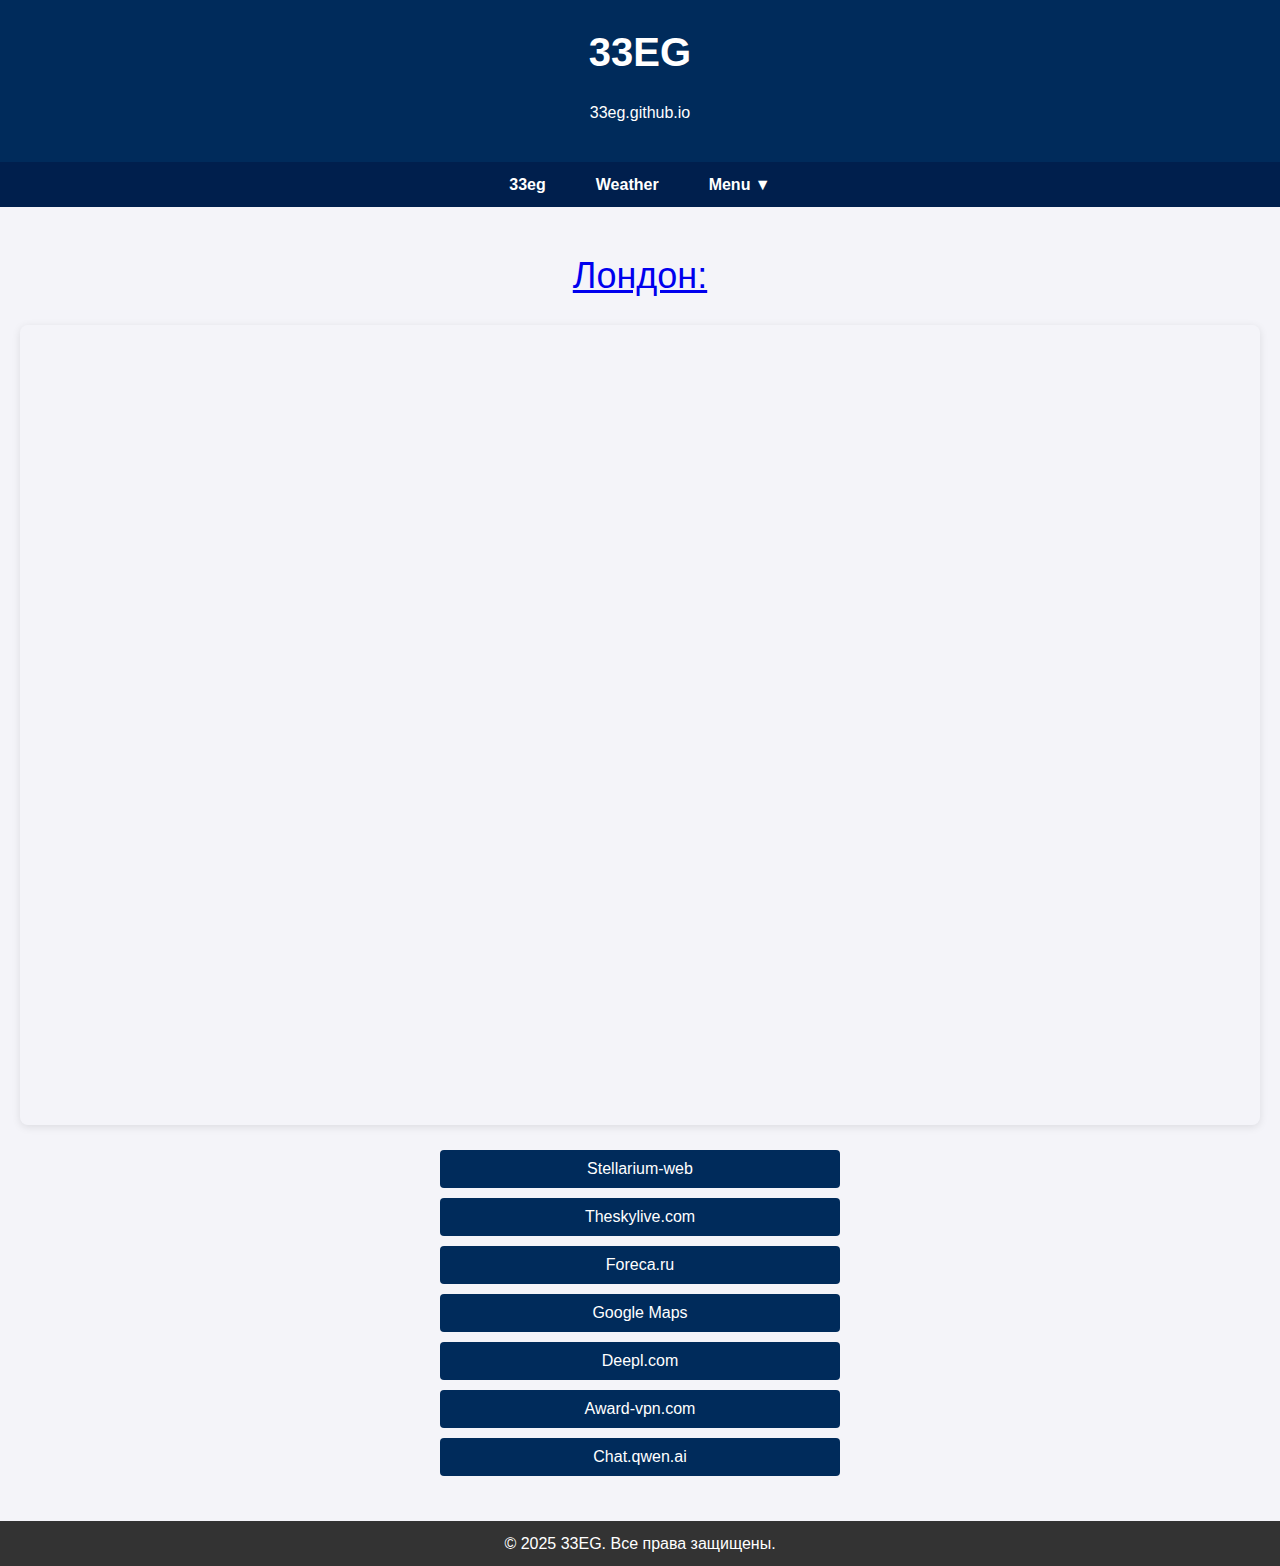
<file: index.html>
<!DOCTYPE html>
<html lang="ru">
<head>
  <meta charset="UTF-8">
  <meta name="viewport" content="width=device-width, initial-scale=1.0">
  <title>33EG</title>

 <link rel="icon" type="image/x-icon" href="favicon.ico">

  <link rel="stylesheet" href="styles.css">



</head>
<body>
   <header>
    <h1>33EG</h1>
<p>33eg.github.io</p>
  </header>

  <!-- Включение меню -->
  <div id="menu-placeholder"></div>
  <script>
    fetch('menu.html')
      .then(response => response.text())
      .then(data => {
        document.getElementById('menu-placeholder').innerHTML = data;
      });
  </script>

  <main>
    <section>
      <h2></h2>
      <p></p>

<p></p>

<p></p>
<a href="https://time.is/London" id="time_is_link" rel="nofollow" style="font-size:36px">Лондон:</a>
<span id="London_z716" style="font-size:36px"></span>
<script src="//widget.time.is/t.js"></script>
<script>
time_is_widget.init({London_z716:{}});
</script>




<p></p>






<div class="iframe-container">
  <iframe 
    src="https://horoscopes.astro-seek.com/current-planets-new-window?c_city=500&house_system=koch&styl_graf=&typ=ph1"
    frameborder="0"
    allowfullscreen
    allow="geolocation"
    scrolling="yes"
    class="astro-iframe"
  >
    Ваш браузер не поддерживает iframes. 
    <a href="https://horoscopes.astro-seek.com/current-planets-new-window?c_city=500&house_system=koch&styl_graf=&typ=ph1" target="_blank">
      Открыть в новом окне
    </a>
  </iframe>
</div>

<style>
  .iframe-container {
    width: 100%;
    height: 800px; /* Настройте высоту под ваш контент */
    margin: 20px 0;
    border-radius: 8px;
    overflow: hidden;
    box-shadow: 0 2px 8px rgba(0,0,0,0.1);
  }
  
  .astro-iframe {
    width: 100%;
    height: 100%;
    border: 0;
  }

  @media (max-width: 768px) {
    .iframe-container {
      height: 600px;
    }
  }
</style>

<p></p>


<p></p>



 <!-- Блок с кнопками контактов -->
      
 <div class="contact-buttons">
        <a href="https://stellarium-web.org/" style="text-decoration: none;">
          <button><i class="fa fa-whatsapp"></i> Stellarium-web </button>
        </a>





   <a href="https://theskylive.com/planetarium" style="text-decoration: none;">
          <button><i class="fa fa-whatsapp"></i> Theskylive.com </button>
        </a>
        <a href="https://www.foreca.ru/Russia/Yekaterinburg" target="_blank" style="text-decoration: none;">
          <button><i class="fa fa-whatsapp"></i> Foreca.ru</button>
        </a>


       <a href="https://www.google.ru/maps/@56.8415545,60.6265811,10z/data=!3m1!1e3" target="_blank" style="text-decoration: none;">
          <button><i class="fa fa-user"></i> Google Maps </button>
        </a>

        <a href="https://www.deepl.com/ru/translator" target="_blank" style="text-decoration: none;">
          <button><i class="fa fa-paper-plane"></i> Deepl.com </button>
        </a>
   <a href="https://award-vpn.com/your-pin" target="_blank" style="text-decoration: none;">
          <button><i class="fa fa-whatsapp"></i> Award-vpn.com </button>
        </a>
    
       <a href="https://chat.qwen.ai/auth?action=signin" target="_blank" style="text-decoration: none;">
          <button><i class="fa fa-paper-plane"></i> Chat.qwen.ai </button>
        </a>







      </div>









    </section>
  </main>

  <footer>
    <p>&copy; 2025 33EG. Все права защищены.


</p>
  </footer>

  <script src="script.js"></script>
</body>
</html>
</file>
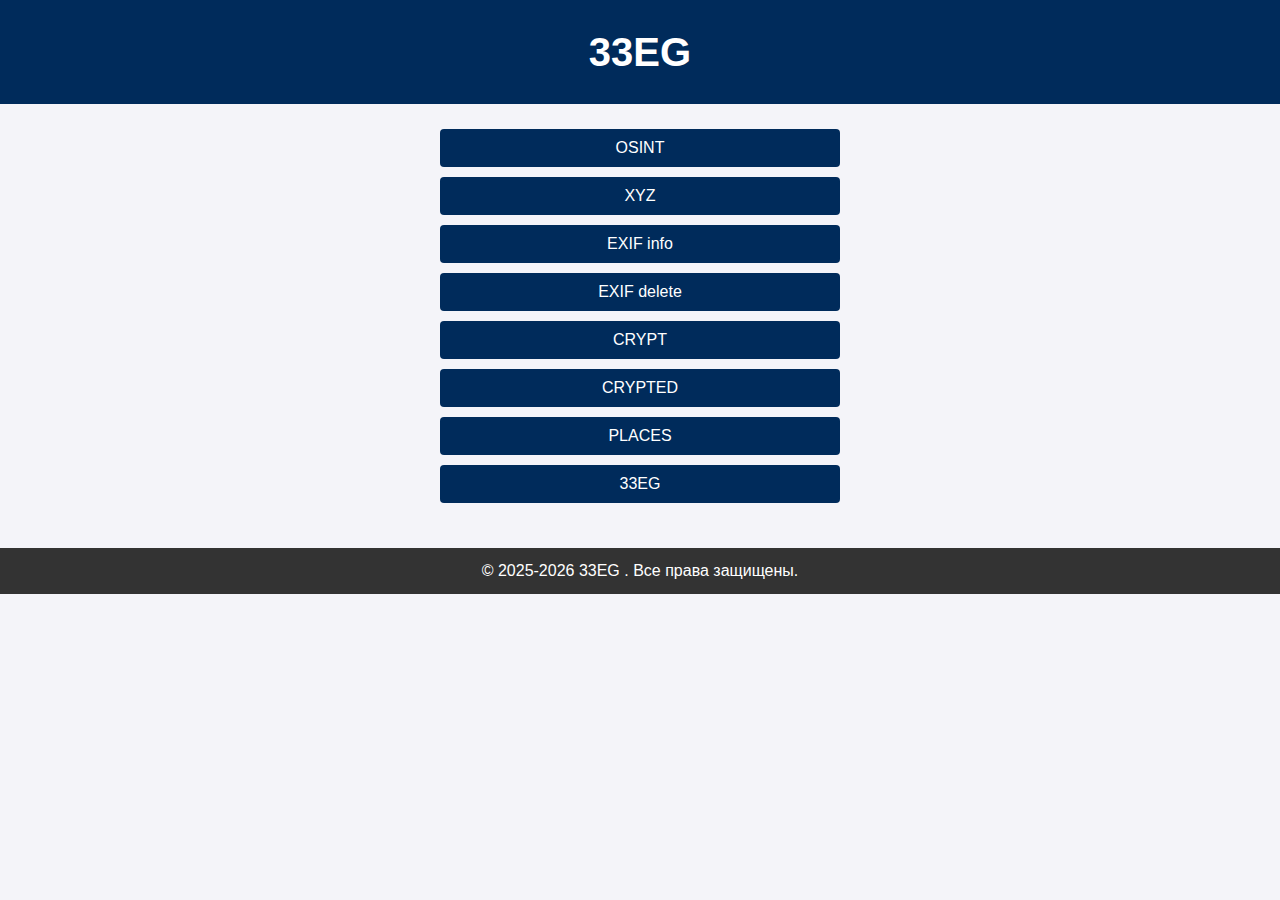
<file: osint/index.html>
<!DOCTYPE html>
<html lang="ru">
<head>
  <meta charset="UTF-8">
  <meta name="viewport" content="width=device-width, initial-scale=1.0">
  <title>33EG</title>
  <style>
    body {
      font-family: Arial, sans-serif;
      margin: 0;
      padding: 0;
      background-color: #f4f4f9;
      color: #333;
      line-height: 1.6;
    }
    header {
      background-color: #002B5B; /* Темно-синий */
      color: white;
      text-align: center;
      padding: 20px 0;
    }
    h1 {
      margin: 0;
      font-size: 2.5em;
    }
    main {
      padding: 20px;
      text-align: center;
    }
    form {
      max-width: 400px;
      margin: 20px auto;
      padding: 20px;
      background-color: white;
      border-radius: 8px;
      box-shadow: 0 4px 6px rgba(0, 0, 0, 0.1);
    }
    label {
      display: block;
      margin-bottom: 8px;
      font-weight: bold;
    }
    input[type="text"],
    input[type="email"],
    textarea {
      width: 100%;
      padding: 10px;
      margin-bottom: 15px;
      border: 1px solid #ccc;
      border-radius: 4px;
      font-size: 1em;
    }
    button {
      background-color: #002B5B; /* Темно-синий */
      color: white;
      border: none;
      padding: 10px;
      font-size: 1em;
      border-radius: 4px;
      cursor: pointer;
      width: 100%; /* Кнопки во всю ширину */
      margin: 5px 0; /* Отступ между кнопками */
    }
    button:hover {
      background-color: #001F4D; /* Темнее оттенок синего */
    }
    .contact-buttons {
      max-width: 400px; /* Ширина блока кнопок */
      margin: 0 auto 20px; /* Центрирование и отступ снизу */
    }
    footer {
      text-align: center;
      padding: 10px 0;
      background-color: #333;
      color: white;
    }
    footer p {
      margin: 0;
    }
  </style>
</head>
<body>
  <header>
    <h1>33EG</h1>
   
  </header>

  <main>
    <div class="contact-buttons">

      <a href="osint.html" target="_blank" style="text-decoration: none;">
        <button><i class="fa fa-paper-plane"></i> OSINT </button>
      </a>

      <a href="xyz.html" target="_blank" style="text-decoration: none;">
        <button><i class="fa fa-whatsapp"></i> XYZ </button>
      </a>

      <a href="exifinfo.html" target="_blank" style="text-decoration: none;">
        <button><i class="fa fa-whatsapp"></i> EXIF info </button>
      </a>
      <a href="exif.html" target="_blank" style="text-decoration: none;">
        <button><i class="fa fa-whatsapp"></i> EXIF delete </button>
      </a>
      <a href="crypt/index.html" target="_blank" style="text-decoration: none;">
        <button><i class="fa fa-whatsapp"></i> CRYPT </button>
      </a>

      <a href="crypt/crypted/index.html" target="_blank" style="text-decoration: none;">
        <button><i class="fa fa-whatsapp"></i> CRYPTED </button>
      </a>


      <a href="https://33eg.github.io/local/places.html" target="_blank" style="text-decoration: none;">
        <button><i class="fa fa-user"></i> PLACES </button>
      </a>

      <a href="https://33eg.github.io" target="_blank" style="text-decoration: none;">
        <button><i class="fa fa-user"></i> 33EG </button>
      </a>
    </div>

  </main>

  <footer>
    <p>&copy; 2025-2026 33EG . Все права защищены.</p>
  </footer>
</body>
</html>
</file>
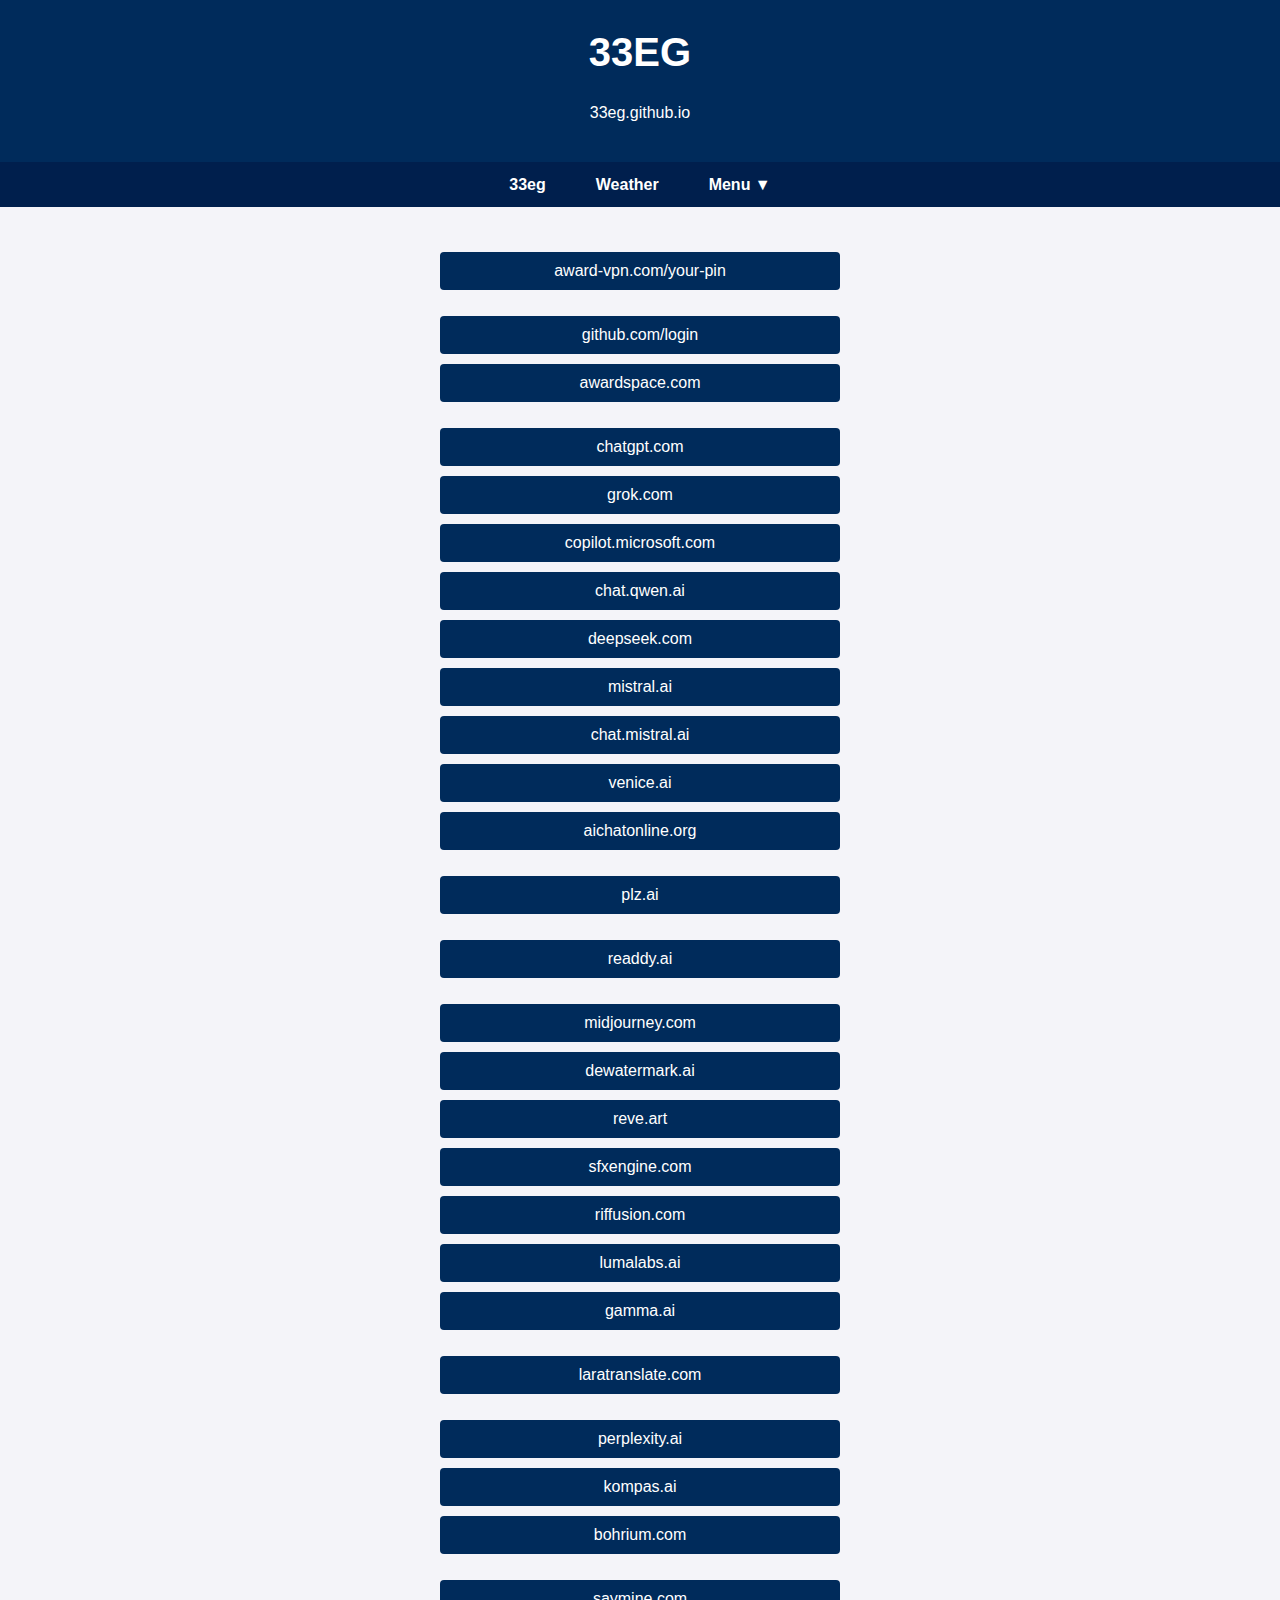
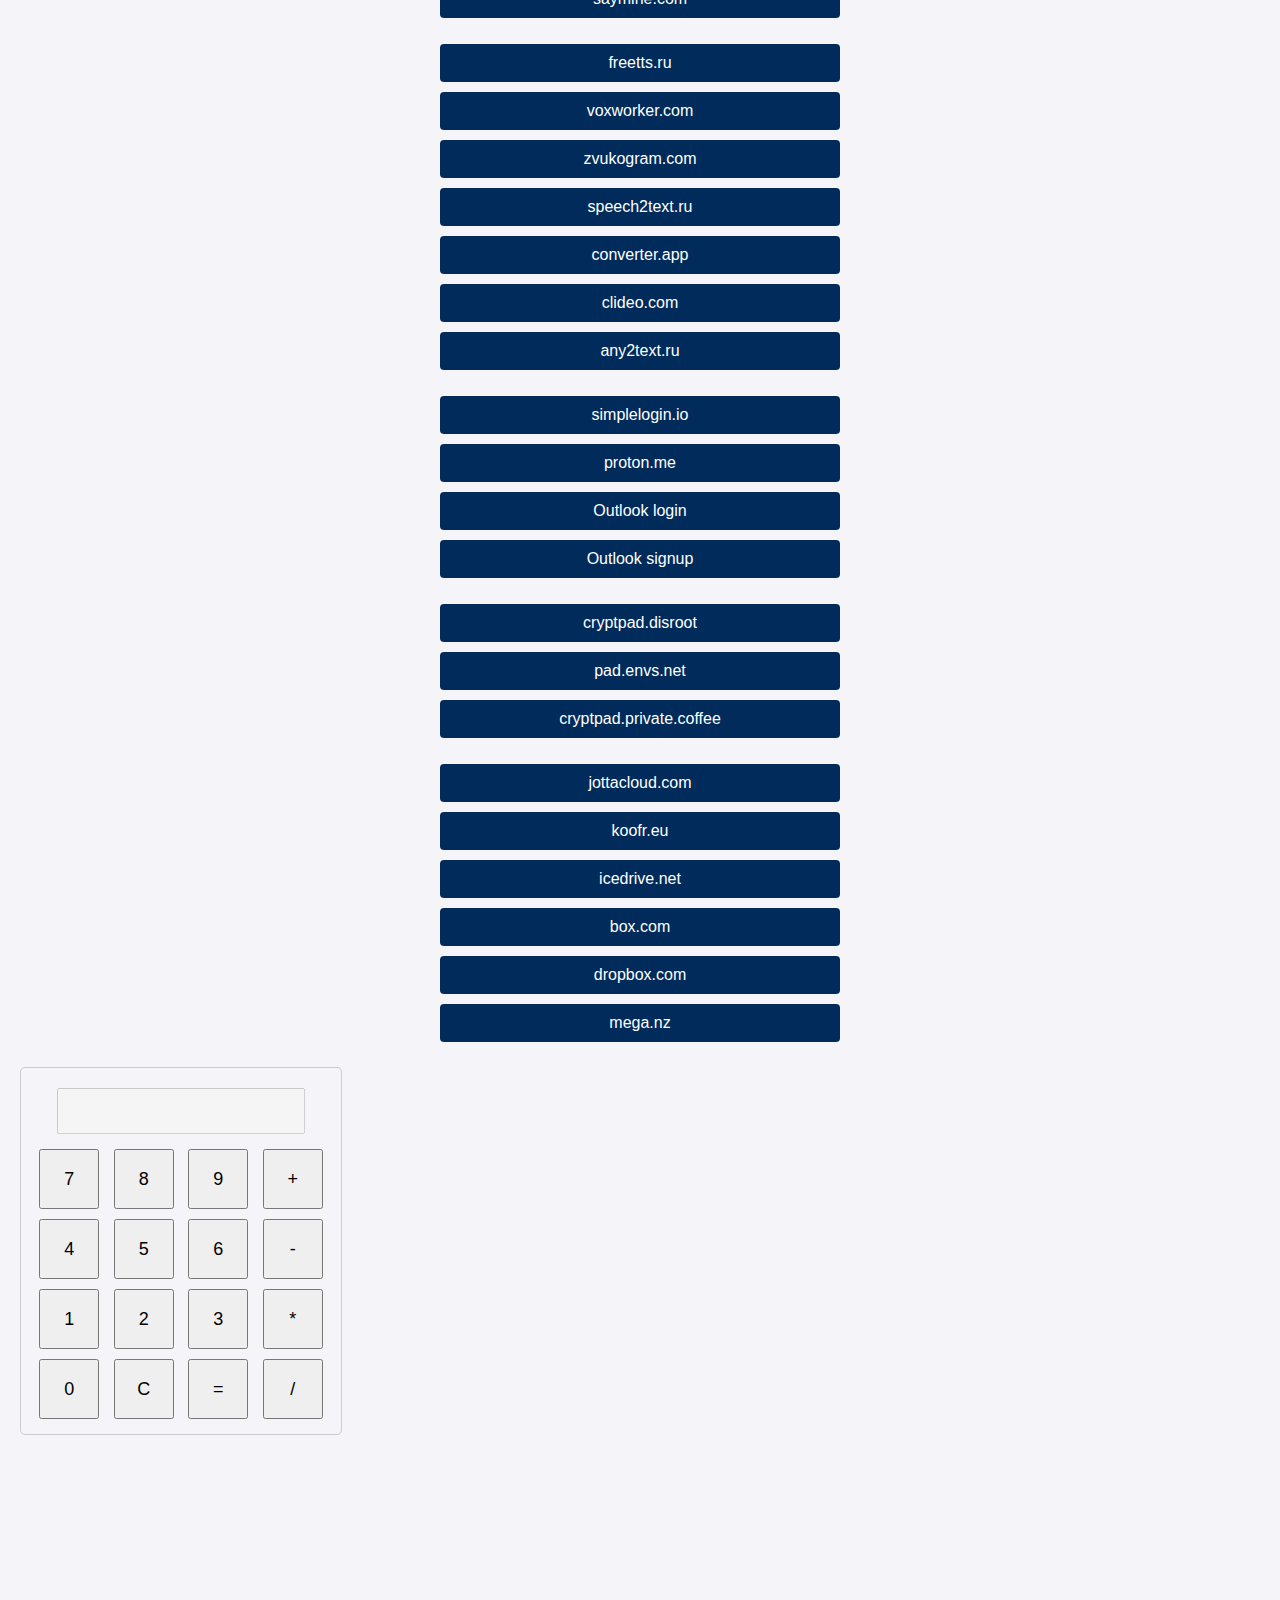
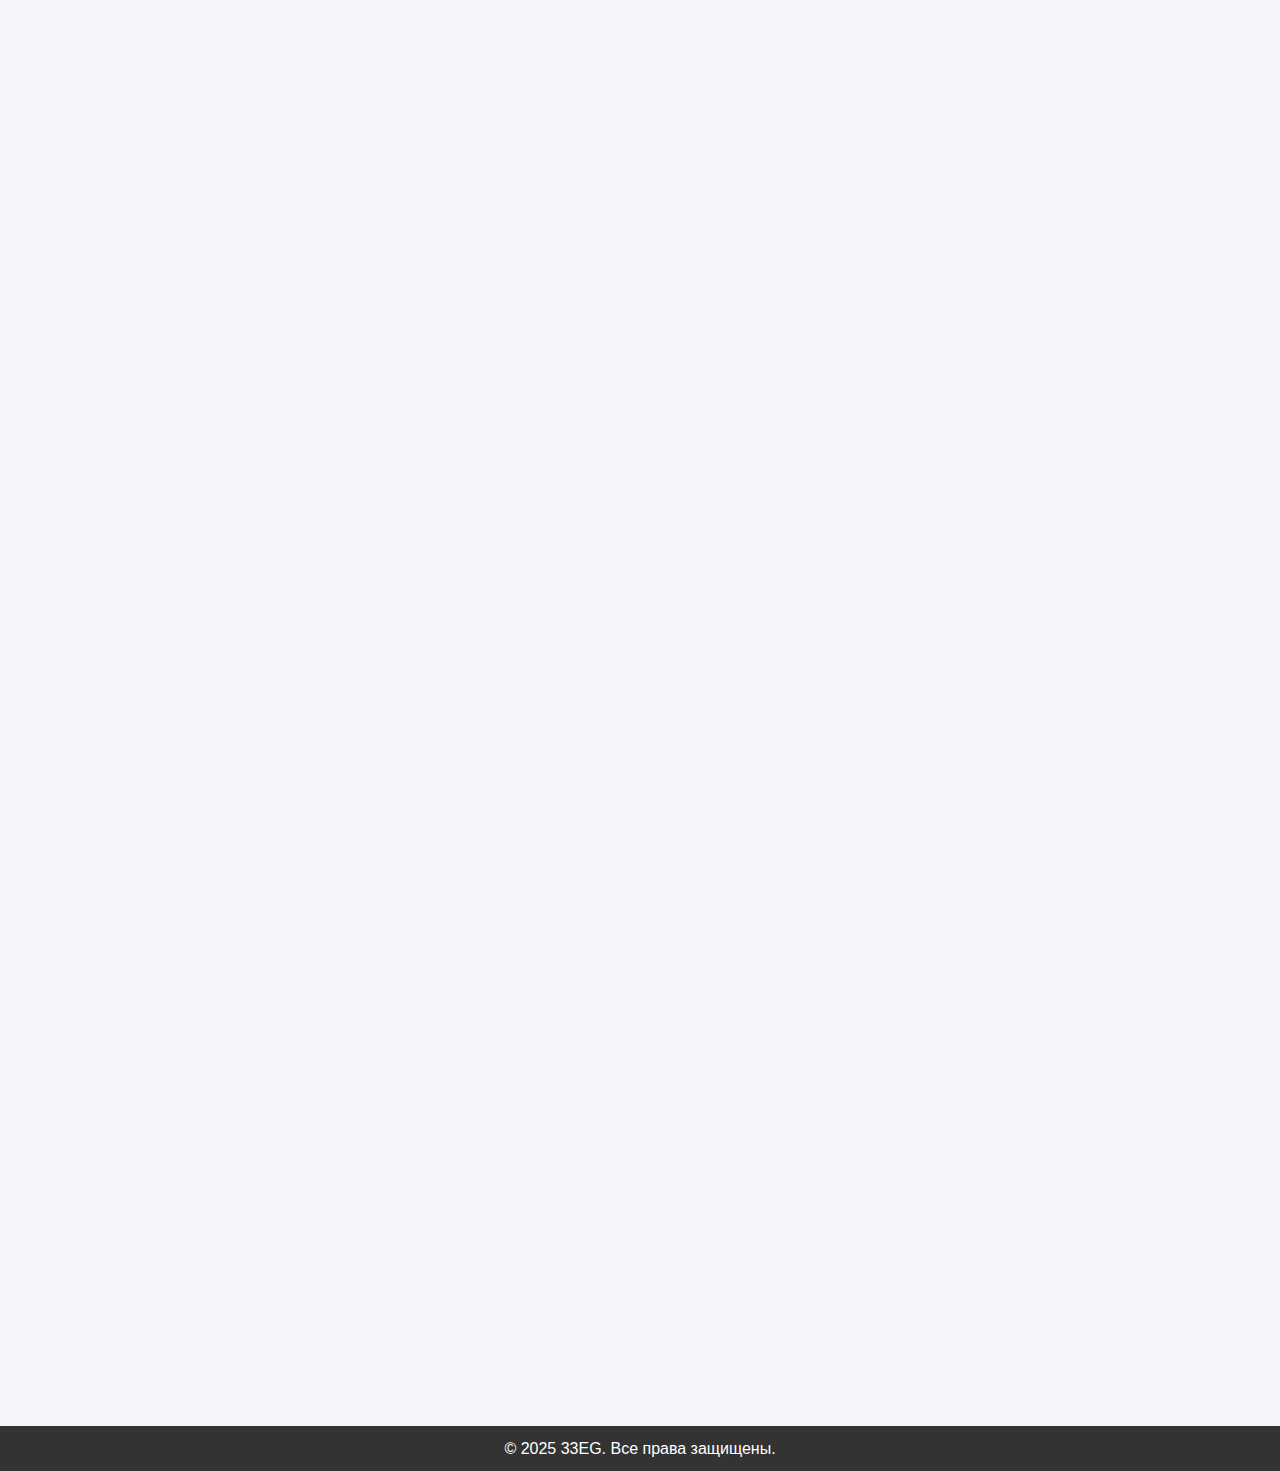
<file: aietc.html>
<!DOCTYPE html>
<html lang="ru">
<head>
  <meta charset="UTF-8">
  <meta name="viewport" content="width=device-width, initial-scale=1.0">
  <title>AI etc - 33EG</title>
<link rel="icon" type="image/x-icon" href="favicon.ico">
  <link rel="stylesheet" href="styles.css">
</head>
<body>
  <header>
    <h1>33EG</h1>
<p>33eg.github.io</p>
  </header>

  <!-- Включение меню -->
  <div id="menu-placeholder"></div>
  <script>
    fetch('menu.html')
      .then(response => response.text())
      .then(data => {
        document.getElementById('menu-placeholder').innerHTML = data;
      });
  </script>


  <main>
    <section>
      <h2></h2>
      <p></p>


 <!-- Блок с кнопками контактов -->

      <div class="contact-buttons">


   <a href="https://award-vpn.com/your-pin" target="_blank" style="text-decoration: none;">
          <button><i class="fa fa-whatsapp"></i> award-vpn.com/your-pin </button>
        </a>
    

 <p></p>
        <a href="https://github.com/login" style="text-decoration: none;">
          <button><i class="fa fa-envelope"></i> github.com/login </button>
        </a>


        <a href="https://www.awardspace.com/free-hosting/" style="text-decoration: none;">
          <button><i class="fa fa-envelope"></i> awardspace.com </button>
        </a>


<p></p>

        <a href="https://chatgpt.com/" target="_blank" style="text-decoration: none;">
          <button><i class="fa fa-user"></i> chatgpt.com </button>
        </a>

             <a href="https://accounts.x.ai/sign-in?redirect=grok-com&theme=dark" target="_blank" style="text-decoration: none;">
          <button><i class="fa fa-user"></i> grok.com </button>
        </a>


             <a href="https://copilot.microsoft.com/" target="_blank" style="text-decoration: none;">
          <button><i class="fa fa-user"></i> copilot.microsoft.com </button>
        </a>

     


        <a href="https://chat.qwen.ai/auth?action=signin" target="_blank" style="text-decoration: none;">
          <button><i class="fa fa-paper-plane"></i> chat.qwen.ai </button>
        </a>
        <a href="https://chat.deepseek.com/sign_in" target="_blank" style="text-decoration: none;">
          <button><i class="fa fa-whatsapp"></i> deepseek.com </button>
        </a>
        <a href="https://auth.mistral.ai/ui/login" target="_blank" style="text-decoration: none;">
          <button><i class="fa fa-user"></i> mistral.ai </button>
        </a>

        <a href="https://chat.mistral.ai/chat" target="_blank" style="text-decoration: none;">
          <button><i class="fa fa-user"></i> chat.mistral.ai </button>
        </a>

       <a href="https://venice.ai/" target="_blank" style="text-decoration: none;">
          <button><i class="fa fa-user"></i> venice.ai </button>
        </a>



        <a href="https://aichatonline.org/ru" target="_blank" style="text-decoration: none;">
          <button><i class="fa fa-user"></i> aichatonline.org </button>
        </a>

<p></p>
<a href="https://plz.ai/ru" target="_blank" style="text-decoration: none;">
          <button><i class="fa fa-user"></i> plz.ai </button>
        </a>


<p></p>
<a href="https://readdy.ai/" target="_blank" style="text-decoration: none;">
          <button><i class="fa fa-user"></i> readdy.ai </button>
        </a>


<p></p>
<a href="https://www.midjourney.com/imagine" target="_blank" style="text-decoration: none;">
          <button><i class="fa fa-user"></i> midjourney.com </button>
        </a>


<a href="https://dewatermark.ai/" target="_blank" style="text-decoration: none;">
          <button><i class="fa fa-user"></i> dewatermark.ai </button>
        </a>


        <a href="https://preview.reve.art/app/explore" target="_blank" style="text-decoration: none;">
          <button><i class="fa fa-user"></i> reve.art </button>
        </a>


        <a href="https://sfxengine.com/" target="_blank" style="text-decoration: none;">
          <button><i class="fa fa-user"></i> sfxengine.com </button>
        </a>

        <a href="https://www.riffusion.com/" target="_blank" style="text-decoration: none;">
          <button><i class="fa fa-user"></i> riffusion.com </button>
        </a>

        <a href="https://dream-machine.lumalabs.ai/" target="_blank" style="text-decoration: none;">
          <button><i class="fa fa-user"></i> lumalabs.ai </button>
        </a>



      <a href="https://gamma.app/signin" target="_blank" style="text-decoration: none;">
          <button><i class="fa fa-user"></i> gamma.ai </button>
        </a>

<p></p>



      <a href="https://laratranslate.com/" target="_blank" style="text-decoration: none;">
          <button><i class="fa fa-user"></i> laratranslate.com </button>
        </a>

<p></p>

 <a href="https://www.perplexity.ai/?login-source=oneTapHome" target="_blank" style="text-decoration: none;">
          <button><i class="fa fa-user"></i> perplexity.ai </button>
        </a>


<a href="https://kompas.ai/dashboard/landing" target="_blank" style="text-decoration: none;">
          <button><i class="fa fa-user"></i> kompas.ai </button>
        </a>


 <a href="https://www.bohrium.com/" target="_blank" style="text-decoration: none;">
          <button><i class="fa fa-user"></i> bohrium.com </button>
        </a>


<p></p>

 <a href="https://www.saymine.com/" target="_blank" style="text-decoration: none;">
          <button><i class="fa fa-user"></i> saymine.com </button>
        </a>

<p></p>

<p></p>

 <a href="https://freetts.ru/" target="_blank" style="text-decoration: none;">
          <button><i class="fa fa-user"></i> freetts.ru </button>
        </a>

 <a href="https://voxworker.com/ru" target="_blank" style="text-decoration: none;">
          <button><i class="fa fa-user"></i> voxworker.com </button>
        </a>

 <a href="https://zvukogram.com/speech/" target="_blank" style="text-decoration: none;">
          <button><i class="fa fa-user"></i> zvukogram.com </button>
        </a>

 <a href="https://speech2text.ru/online-perevesti-golos-v-tekst" target="_blank" style="text-decoration: none;">
          <button><i class="fa fa-user"></i> speech2text.ru </button>
        </a>

 <a href="https://converter.app/ru/audio-text/" target="_blank" style="text-decoration: none;">
          <button><i class="fa fa-user"></i> converter.app </button>
        </a>


 <a href="https://clideo.com/ru/audio-to-text" target="_blank" style="text-decoration: none;">
          <button><i class="fa fa-user"></i> clideo.com </button>
        </a>

 <a href="https://any2text.ru/" target="_blank" style="text-decoration: none;">
          <button><i class="fa fa-user"></i> any2text.ru </button>
        </a>


<p></p>


 <a href="https://app.simplelogin.io/auth/login" target="_blank" style="text-decoration: none;">
          <button><i class="fa fa-user"></i> simplelogin.io </button>
        </a>

 <a href="https://account.proton.me/ru/mail" target="_blank" style="text-decoration: none;">
          <button><i class="fa fa-user"></i> proton.me </button>
        </a>

<a href="https://login.microsoftonline.com" target="_blank" style="text-decoration: none;">
          <button><i class="fa fa-user"></i> Outlook login </button>
        </a>

 <a href="https://signup.live.com/signup" target="_blank" style="text-decoration: none;">
          <button><i class="fa fa-user"></i> Outlook signup </button>
        </a>
<p></p>

 <a href="https://cryptpad.disroot.org/login/" target="_blank" style="text-decoration: none;">
          <button><i class="fa fa-user"></i> cryptpad.disroot </button>
        </a>

<a href="https://pad.envs.net/login/" target="_blank" style="text-decoration: none;">
          <button><i class="fa fa-user"></i> pad.envs.net </button>
        </a>

 <a href="https://cryptpad.private.coffee/login/" target="_blank" style="text-decoration: none;">
          <button><i class="fa fa-user"></i> cryptpad.private.coffee </button>
        </a>

<p></p>

 <a href="https://www.jottacloud.com/login" target="_blank" style="text-decoration: none;">
          <button><i class="fa fa-user"></i> jottacloud.com </button>
        </a>

<a href="https://koofr.eu/login" target="_blank" style="text-decoration: none;">
          <button><i class="fa fa-user"></i> koofr.eu </button>
        </a>

 <a href="https://icedrive.net/login" target="_blank" style="text-decoration: none;">
          <button><i class="fa fa-user"></i> icedrive.net </button>
        </a>


 <a href="https://account.box.com/login" target="_blank" style="text-decoration: none;">
          <button><i class="fa fa-user"></i> box.com </button>
        </a>

<a href="https://www.dropbox.com/login" target="_blank" style="text-decoration: none;">
          <button><i class="fa fa-user"></i> dropbox.com </button>
        </a>

 <a href="https://mega.nz/login" target="_blank" style="text-decoration: none;">
          <button><i class="fa fa-user"></i> mega.nz </button>
        </a>
<p></p>





      </div>














</p>
<p></p>

<p></p>

<p></p>
  <title></title>
    <style>
        #calculator {
            width: 300px;
            padding: 10px;
            border: 1px solid #ccc;
            border-radius: 5px;
            text-align: center;
        }

       #calculator button {
            width: 60px;
            height: 60px;
            font-size: 18px;
            margin: 5px;
            cursor: pointer;
        }

        #display {
            width: 80%;
            height: 40px;
            font-size: 24px; /* Настройте размер шрифта в соответствии с вашими предпочтениями */
            margin: 10px auto;
        }
    </style>

    <h1></h1>
    <p></p>
    <p></p>
    <div id="calculator">
        <input type="text" id="display" disabled>
        <br>
        <button onclick="addToDisplay('7')">7</button>
        <button onclick="addToDisplay('8')">8</button>
        <button onclick="addToDisplay('9')">9</button>
        <button onclick="addToDisplay('+')">+</button>
        <br>
        <button onclick="addToDisplay('4')">4</button>
        <button onclick="addToDisplay('5')">5</button>
        <button onclick="addToDisplay('6')">6</button>
        <button onclick="addToDisplay('-')">-</button>
        <br>
        <button onclick="addToDisplay('1')">1</button>
        <button onclick="addToDisplay('2')">2</button>
        <button onclick="addToDisplay('3')">3</button>
        <button onclick="addToDisplay('*')">*</button>
        <br>
        <button onclick="addToDisplay('0')">0</button>
        <button onclick="clearDisplay()">C</button>
        <button onclick="calculateResult()">=</button>
        <button onclick="addToDisplay('/')">/</button>
    </div>

    <script>
        // Эта функция используется для добавления конкретного "value" (значения) на дисплей.
  function addToDisplay(value) {
            document.getElementById('display').value += value;
        }
        // Эта функция очищает дисплей, устанавливая его значение в пустую строку.
        function clearDisplay() {
            document.getElementById('display').value = '';
        }
        // Эта функция вычисляет результат выражения на дисплее с помощью функции 'eval'.
        // Она обрабатывает ошибки и выводит сообщение 'Error', если выражение недопустимо.
        function calculateResult() {
            try {
       // Получение результата выражения и вывод результата на дисплей.
                document.getElementById('display').value = eval(document.getElementById('display').value);
            } catch (error) {
       // Если в процессе вычисления возникла ошибка, на дисплее отобразится сообщение 'Error'.
                document.getElementById('display').value = 'Error';
            }
        }
    </script>
<p></p>
      <iframe 
        src="https://cryptpad.disroot.org/pad/#/2/pad/view/EvWolYBHIglsM87zoUEpDqPmj5B0RIJEgw3rsItg7Dc/p/" 
        frameborder="0"
        allowfullscreen>
      </iframe>

<p></p>

 <iframe 
        src="https://cryptpad.disroot.org/pad/#/2/pad/edit/6nqWaI1fex2ZWav9-5gvIjNB/p/" 
        frameborder="0"
        allowfullscreen>
      </iframe>

<p></p>

 <iframe 
        src="https://cryptpad.disroot.org/pad/#/2/pad/edit/zvkAKpulCdNICwfd0YptNjlD/p/" 
        frameborder="0"
        allowfullscreen>
      </iframe>

    </section>
  </main>

  <footer>
    <p>&copy; 2025 33EG. Все права защищены.



</p>
  </footer>

  <script src="script.js"></script>
</body>
</html>
</file>
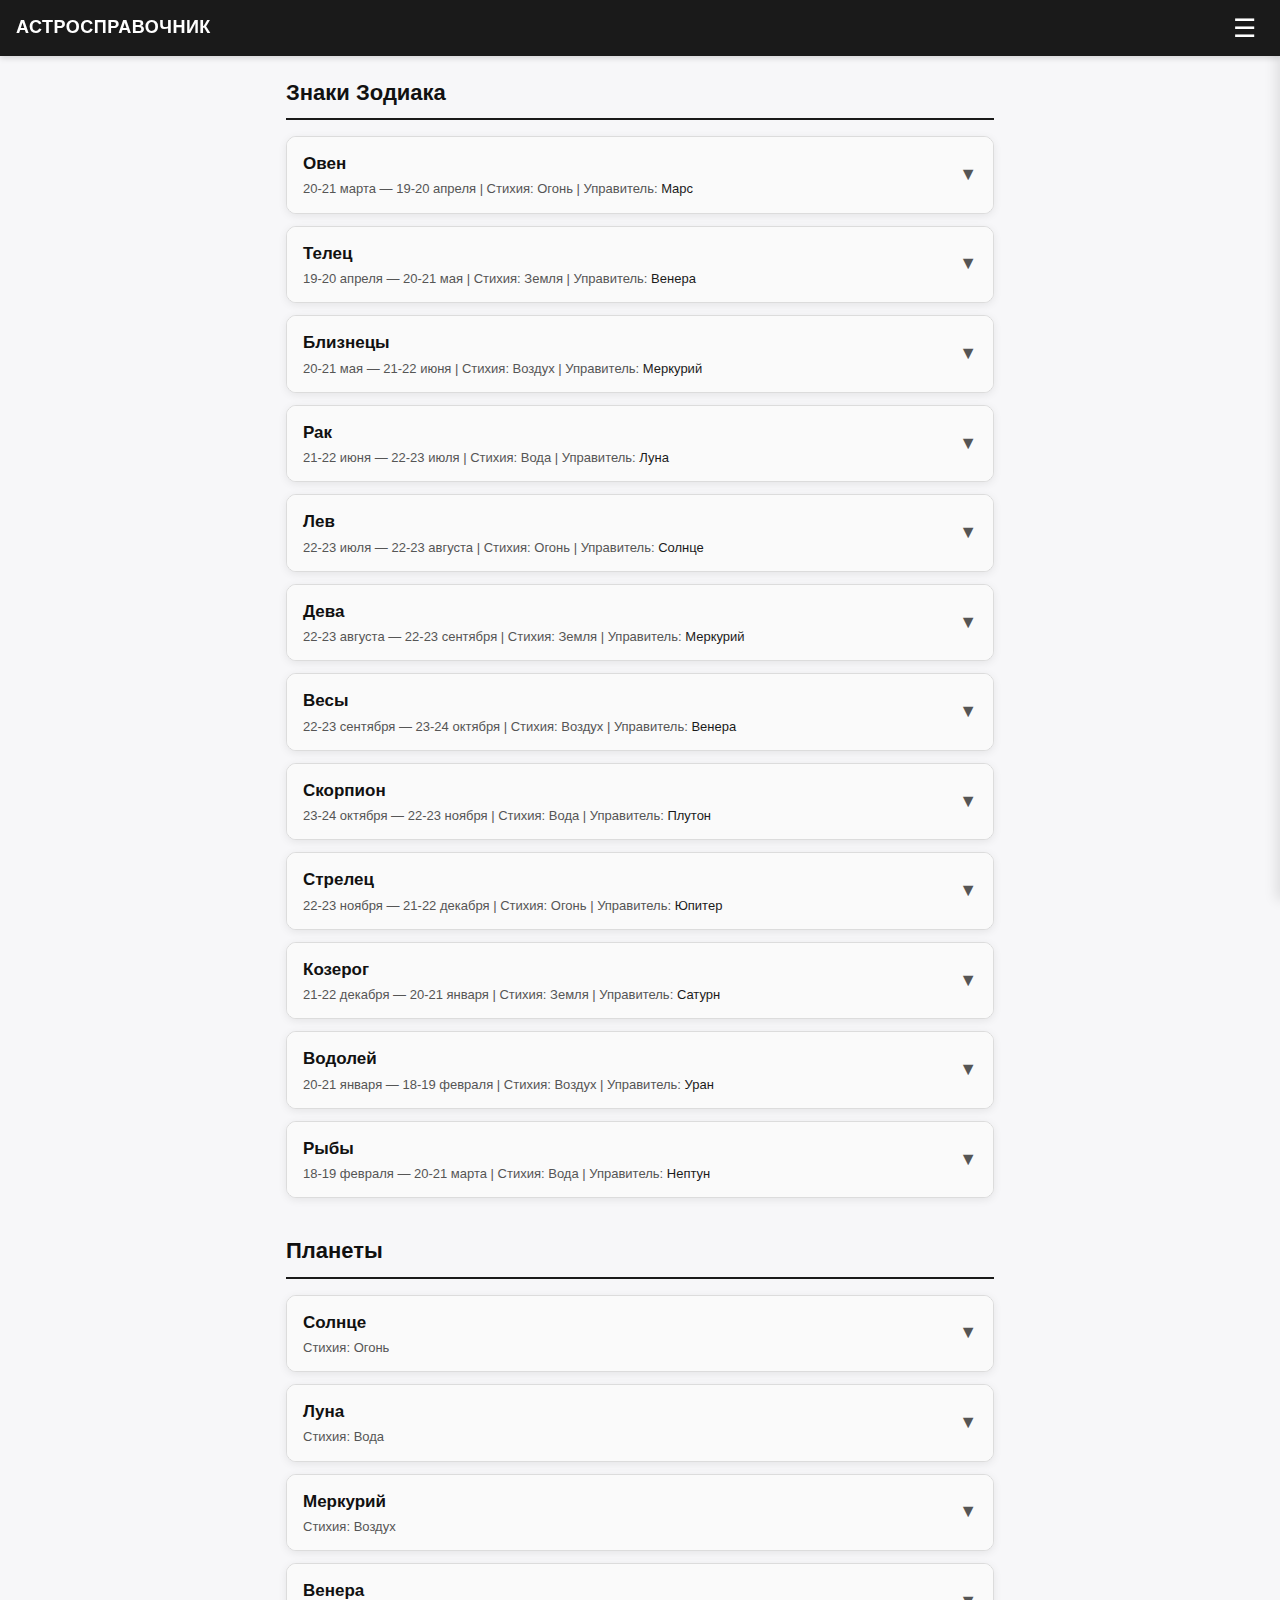
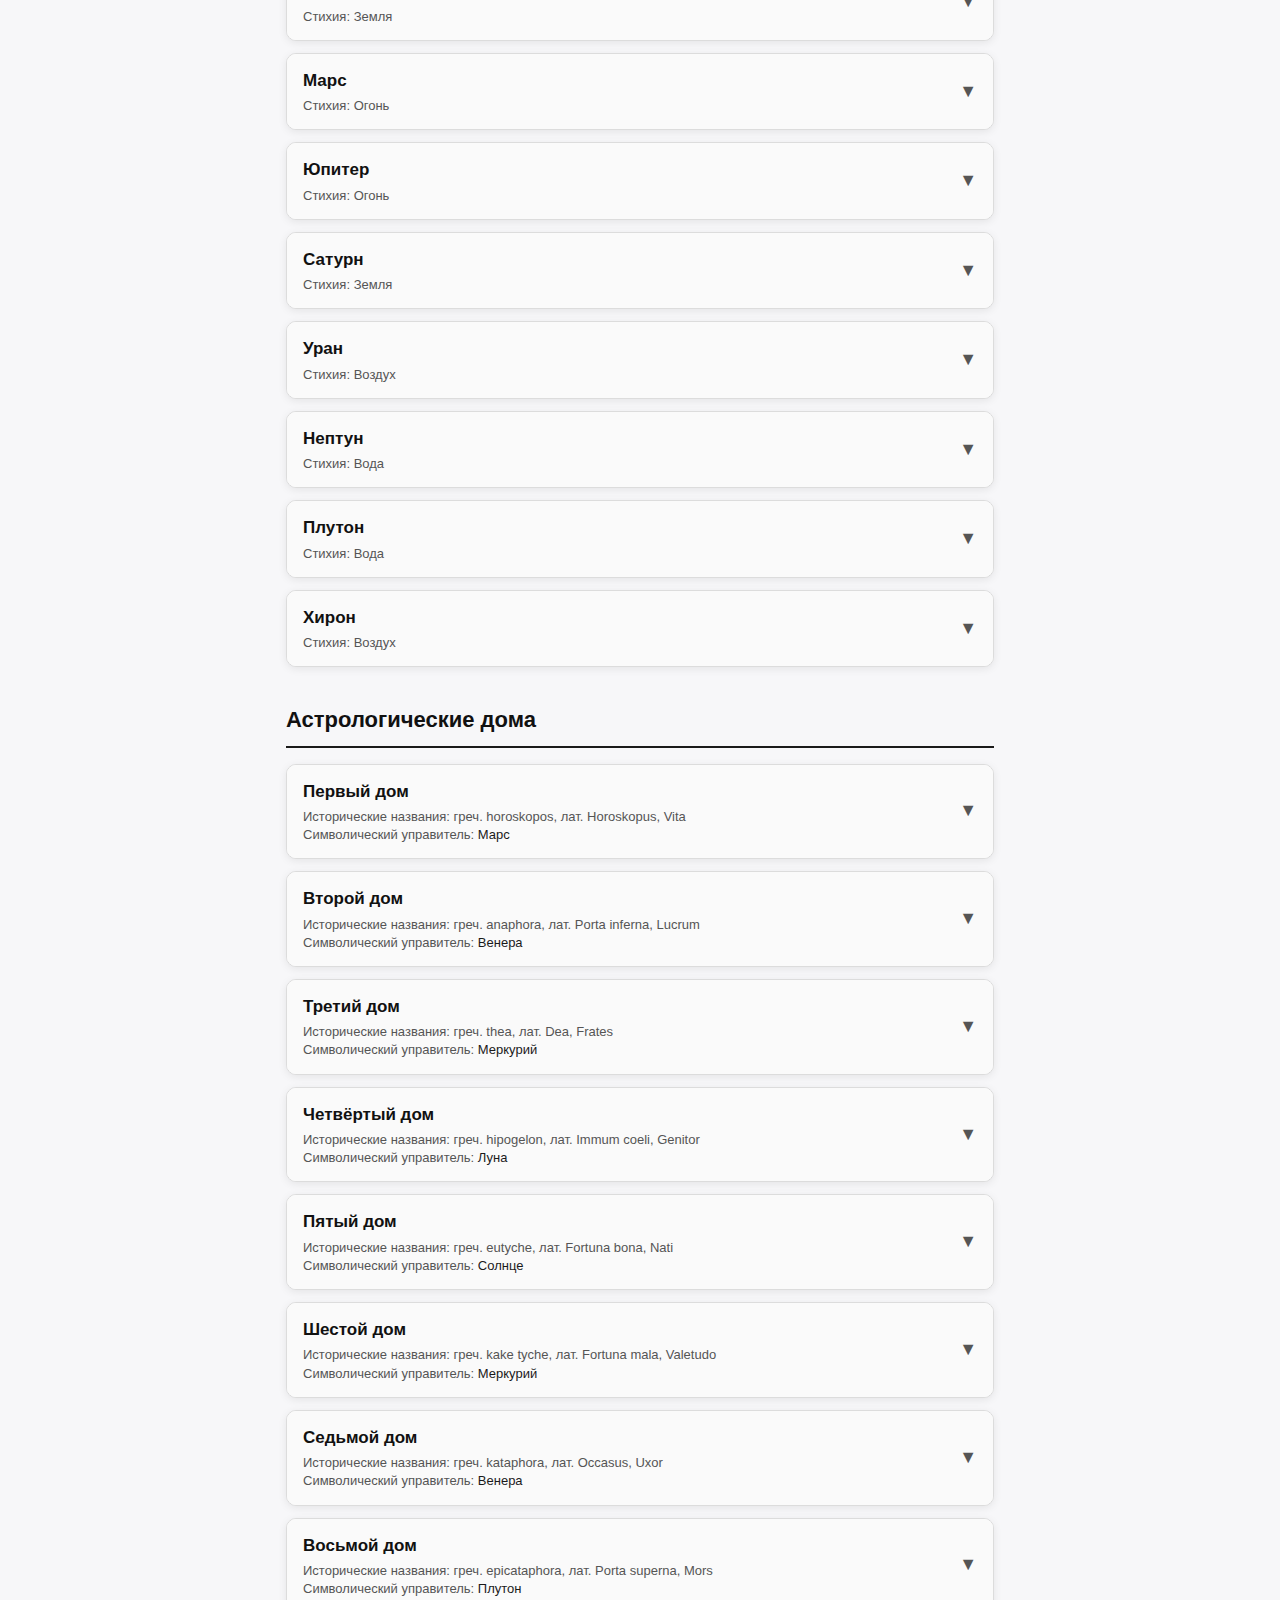
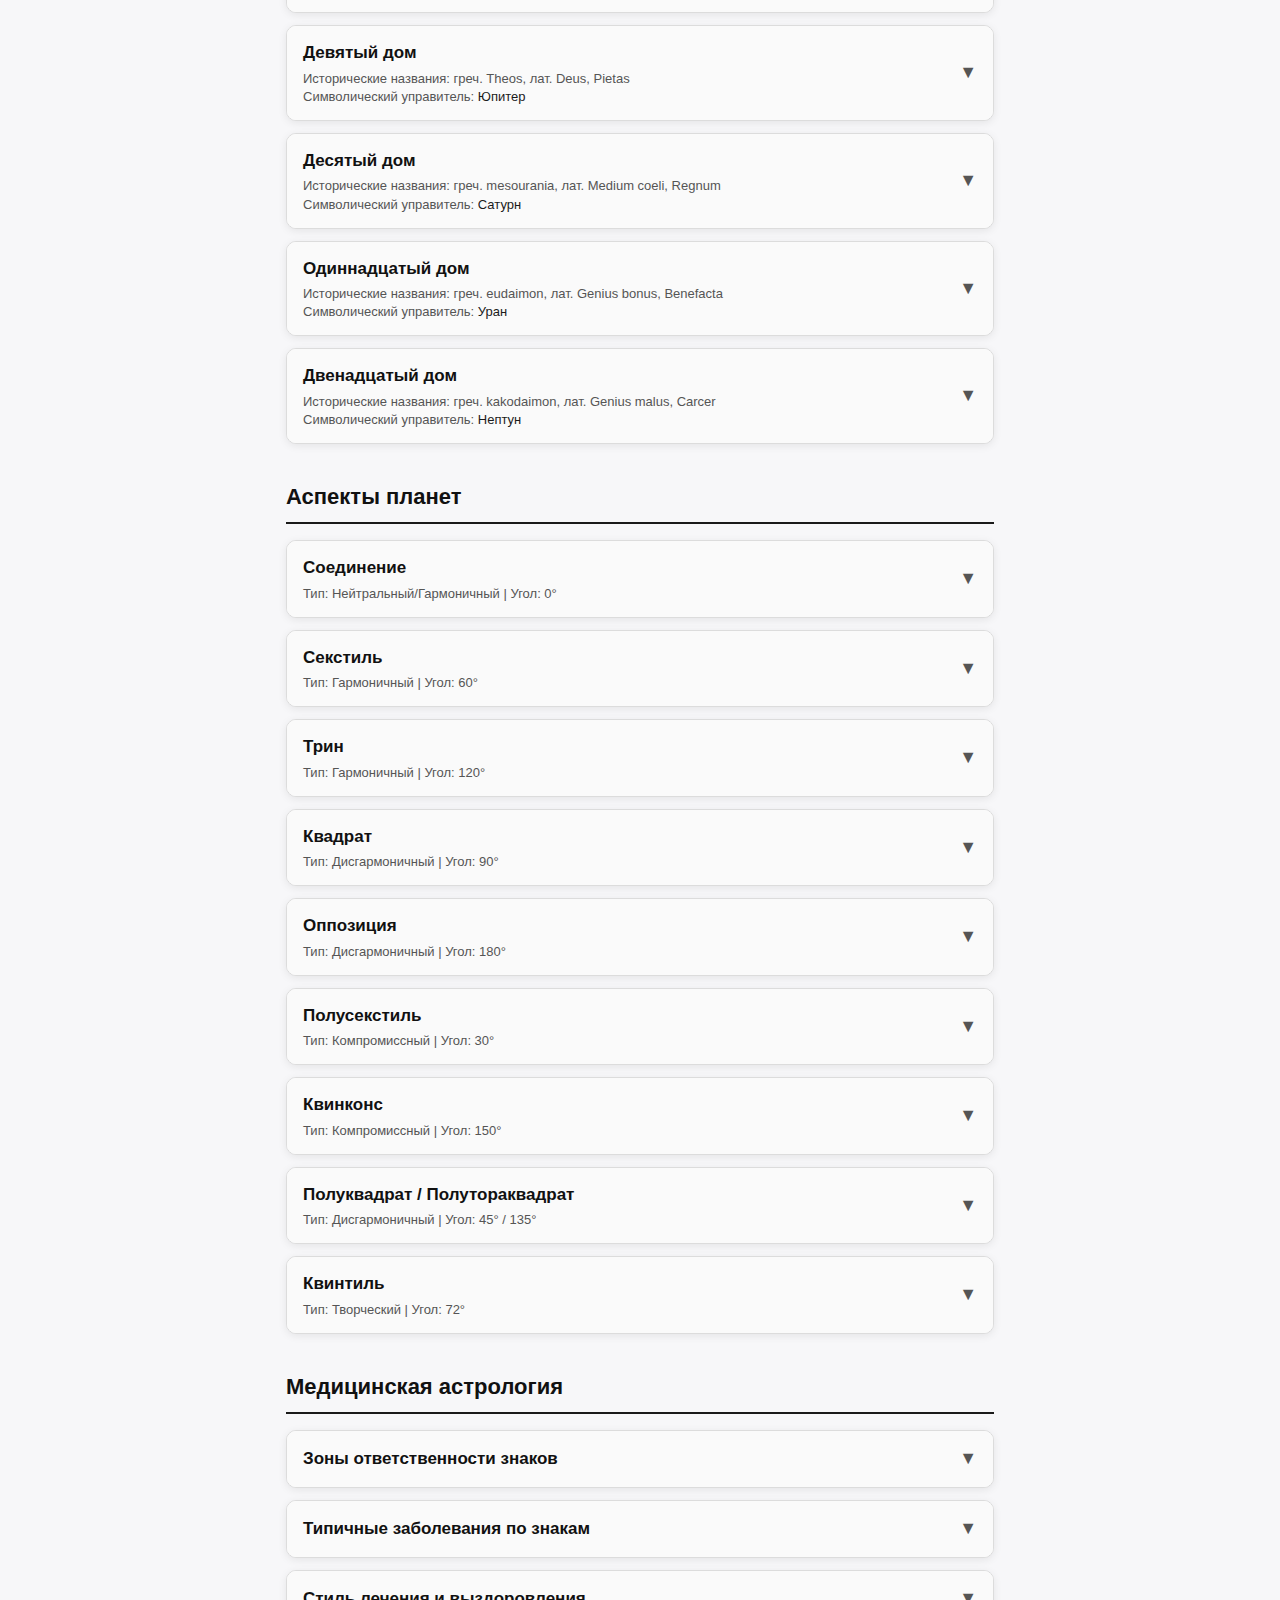
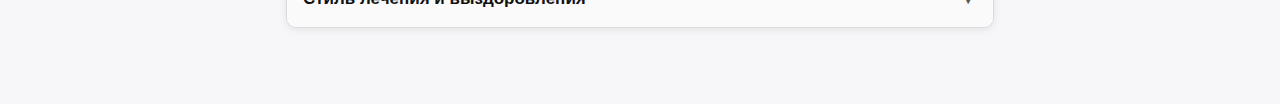
<file: astroguide.html>
<!DOCTYPE html>
<html lang="ru">
<head>
<meta charset="UTF-8">
<meta name="viewport" content="width=device-width, initial-scale=1.0, maximum-scale=1.0, user-scalable=no">
<title>Астрологический справочник</title>
<style>
:root{--bg:#f7f7f9;--card:#fff;--text:#111;--text2:#555;--accent:#1a1a1a;--border:#dcdcdc;--shadow:0 2px 8px rgba(0,0,0,0.08);--header-h:56px;--nav-w:260px}
*{box-sizing:border-box;margin:0;padding:0}
html{scroll-padding-top:calc(var(--header-h) + 12px)}
body{font-family:-apple-system,BlinkMacSystemFont,"Segoe UI",Roboto,Helvetica,Arial,sans-serif;background:var(--bg);color:var(--text);line-height:1.55;font-size:15px;padding-top:var(--header-h);-webkit-font-smoothing:antialiased}
a{color:var(--accent);text-decoration:none;border-bottom:1px solid transparent;transition:all 0.2s}
a:hover,a:focus{border-bottom-color:var(--accent)}
header{position:fixed;top:0;left:0;right:0;height:var(--header-h);background:var(--accent);color:#fff;display:flex;align-items:center;justify-content:space-between;padding:0 16px;z-index:200;box-shadow:0 2px 6px rgba(0,0,0,0.15)}
header h1{font-size:18px;font-weight:600;letter-spacing:0.5px}
.btn-menu{background:none;border:none;color:#fff;font-size:26px;padding:8px;cursor:pointer}
.overlay{position:fixed;inset:0;background:rgba(0,0,0,0.4);opacity:0;visibility:hidden;transition:0.3s;z-index:190}
.overlay.open{opacity:1;visibility:visible}
nav{position:fixed;top:0;right:0;bottom:0;width:var(--nav-w);background:var(--card);transform:translateX(100%);transition:transform 0.3s cubic-bezier(0.4,0,0.2,1);z-index:195;box-shadow:-4px 0 12px rgba(0,0,0,0.1);display:flex;flex-direction:column}
nav.open{transform:translateX(0)}
.nav-head{padding:14px 16px;background:var(--accent);color:#fff;display:flex;justify-content:space-between;align-items:center;font-weight:600;font-size:16px}
.btn-close{background:none;border:none;color:#fff;font-size:24px;cursor:pointer}
.nav-list{list-style:none;flex:1;overflow-y:auto;padding:8px 0}
.nav-list li{border-bottom:1px solid var(--border)}
.nav-list a{display:block;padding:14px 16px;font-size:15px;color:var(--text)}
.nav-list a:active{background:#f0f0f2}
main{max-width:740px;margin:0 auto;padding:20px 16px 40px}
section{margin-bottom:36px;scroll-margin-top:70px}
section h2{font-size:22px;margin-bottom:16px;padding-bottom:8px;border-bottom:2px solid var(--accent);font-weight:700}
.card{background:var(--card);border:1px solid var(--border);border-radius:10px;margin-bottom:12px;box-shadow:var(--shadow);overflow:hidden}
.card-head{padding:14px 16px;cursor:pointer;display:flex;justify-content:space-between;align-items:center;background:#fafafa;user-select:none;gap:12px}
.card-head:active{background:#f0f0f2}
.card-head h3{margin:0;font-size:17px;font-weight:600}
.card-meta{font-size:13px;color:var(--text2);margin-top:3px;line-height:1.4}
.icon{transition:transform 0.25s;font-size:18px;color:var(--text2);flex-shrink:0}
.card.open .icon{transform:rotate(180deg)}
.card-body{max-height:0;overflow:hidden;transition:max-height 0.4s ease}
.card.open .card-body{max-height:3000px}
.card-content{padding:14px 16px;border-top:1px solid var(--border);font-size:15px}
.card-content p{margin:0 0 10px}
.card-content ul{margin:6px 0 10px 20px}
table{width:100%;border-collapse:collapse;margin:10px 0;font-size:14px}
th,td{padding:10px;border:1px solid var(--border);text-align:left;vertical-align:top}
th{background:#f9f9f9;font-weight:600}
tr:nth-child(even) td{background:#fcfcfc}
.badge{display:inline-block;background:var(--accent);color:#fff;padding:2px 7px;border-radius:4px;font-size:12px;margin-right:5px;margin-bottom:5px}
.highlight{transition:background 0.3s}
</style>
</head>
<body>
<header>
<h1>АСТРОСПРАВОЧНИК</h1>
<button class="btn-menu" aria-label="Меню">☰</button>
</header>
<div class="overlay"></div>
<nav id="nav">
<div class="nav-head"><span>Разделы</span><button class="btn-close" aria-label="Закрыть">×</button></div>
<ul class="nav-list">
<li><a href="#zodiac" class="nav-link">Знаки Зодиака</a></li>
<li><a href="#planets" class="nav-link">Планеты</a></li>
<li><a href="#houses" class="nav-link">Астрологические дома</a></li>
<li><a href="#aspects" class="nav-link">Аспекты</a></li>
<li><a href="#medical" class="nav-link">Медицинская астрология</a></li>
</ul>
</nav>
<main id="app"></main>
<script>
const DATA={
zodiac:[
{id:"aries",name:"Овен",dates:"20-21 марта — 19-20 апреля",element:"Огонь",cross:"Кардинальный",ruler:"Марс",mission:"Быть первопроходцем, пионером.",strengths:["энергичность","прямота","честность","смелость"],weaknesses:["грубость","эгоцентризм","горячая голова"],desc:"Овен — первый знак стихии огня. Символизирует принцип «я есть», инициативу и смелость. Энергия направлена на активность ради активности. Овен стремится быть первым здесь и сейчас. Управитель Марс дает боевой дух, но также склонность к импульсивности. В развитом варианте — лидер, который ведет за собой. В негативе — эгоист, навязывающий свою волю."},
{id:"taurus",name:"Телец",dates:"19-20 апреля — 20-21 мая",element:"Земля",cross:"Фиксированный",ruler:"Венера",mission:"Сохранять ресурсы, создавать материальную красоту.",strengths:["выносливость","терпеливость","надежность"],weaknesses:["лень","инертность","жадность","упрямство"],desc:"Телец — первый знак стихии земли. Олицетворяет отношение к материи, тактильность, чувственные наслаждения. Девиз: «Обладаю, следовательно, существую». Стремится к накоплению и безопасности. Управитель Венера дает вкус, любовь к искусству и комфорту. Фиксированный крест делает Тельца постоянным, но медлительным и упрямым. Ценит стабильность и проверенные методы."},
{id:"gemini",name:"Близнецы",dates:"20-21 мая — 21-22 июня",element:"Воздух",cross:"Мутабельный",ruler:"Меркурий",mission:"Делиться знаниями, налаживать связи.",strengths:["гибкость","сообразительность","разносторонность"],weaknesses:["поверхностность","непостоянство","двуличность","сплетничество"],desc:"Близнецы — первый знак стихии воздуха. Символ дуальности, коммуникации и интеллекта. Знаменитое «Мыслю, следовательно, существую». Любознательны, быстро переключаются, легко устанавливают контакты. Могут быть поверхностными и эмоционально холодными, так как воспринимают чувства через рассудок. Управитель Меркурий дает острый ум, но и склонность к хаотичному потреблению информации."},
{id:"cancer",name:"Рак",dates:"21-22 июня — 22-23 июля",element:"Вода",cross:"Кардинальный",ruler:"Луна",mission:"Оберегать, заботиться, быть верным семье/Родине.",strengths:["эмпатия","эмоциональная глубина","материнская забота"],weaknesses:["крайний субъективизм","обидчивость","трусость","скрытность"],desc:"Рак — первый знак стихии воды. Эмоции направлены вглубь, на себя и близких. Мягок и заботлив только для «своих», к чужим закрыт «панцирем». Сильный материнский инстинкт. Управитель Луна делает его самым эмоциональным знаком. Склонен прятаться от проблем. Его сила — в уязвимости и способности создавать глубинные душевные связи. Экзальтирует Юпитер, что указывает на потенциал щедрости."},
{id:"leo",name:"Лев",dates:"22-23 июля — 22-23 августа",element:"Огонь",cross:"Фиксированный",ruler:"Солнце",mission:"Быть творцом, наслаждаться жизнью, дарить любовь через самовыражение.",strengths:["уверенность","лидерство","щедрость","благородство"],weaknesses:["напыщенность","самолюбование","тщеславие","горделивость"],desc:"Лев — второй знак стихии огня. Знак творчества, актерства и сценического присутствия. Ключевая фраза: «Я повелеваю». Важна оценка окружения и постоянное нахождение в центре внимания. Управитель Солнце дает витальность, великодушие и лидерство. В негативе — драматизм, высокомерие, неспособность признать неправоту. Огненная натура делает их смелыми защитниками, но и требовательными к вниманию."},
{id:"virgo",name:"Дева",dates:"22-23 августа — 22-23 сентября",element:"Земля",cross:"Мутабельный",ruler:"Меркурий",mission:"Быть мастером, упорядочивать, анализировать, соблюдать точность.",strengths:["точность","аккуратность","скромность","заботливость"],weaknesses:["мелочность","критиканство","перфекционизм","ипохондрия"],desc:"Дева — второй знак стихии земли. Знак точности, детальности, скрупулезности и анализа. Трудолюбива, склонна к рутине и перфекционизму. Управитель Меркурий в экзальтации дает великолепный аналитический ум, но может приводить к придирчивости. Отталкивает людей осуждением, но в глубине души очень заботлива. Необходимо учиться видеть перспективу за деталями и развивать созерцательность."},
{id:"libra",name:"Весы",dates:"22-23 сентября — 23-24 октября",element:"Воздух",cross:"Кардинальный",ruler:"Венера",mission:"Гармонизировать себя и окружающий мир.",strengths:["дипломатичность","справедливость","объективность","партнерские качества"],weaknesses:["нерешительность","интриганство","лицемерие","двурушничество"],desc:"Весы — второй знак стихии воздуха. Символ партнерства, гармонии, равноправия и эстетики в ментальном выражении. Для них важно не просто общение, а установление сущностно значимых связей. Управитель Венера дает вкус, дипломатию и стремление к красоте. Экзальтация Сатурна добавляет ответственность. Слабая сторона — трудность самостоятельного принятия решений и зависимость от общественного мнения."},
{id:"scorpio",name:"Скорпион",dates:"23-24 октября — 22-23 ноября",element:"Вода",cross:"Фиксированный",ruler:"Плутон",mission:"Трансформировать себя и других.",strengths:["проницательность","духовная сила воли","страсть"],weaknesses:["зависимость","скрытность","подозрительность","безжалостность"],desc:"Скорпион — второй знак стихии воды. Символ духовного перерождения, возрождения через смерть. Эмоции направлены на партнера и межличностное взаимодействие. Проявляет не сентиментальность, а трансформирующее воздействие. Управитель Плутон дает магнетизм, глубину и способность к психологическому анализу. Самый зависимый от других знак. В негативе — манипулятивность, энергетический вампиризм, деспотизм."},
{id:"sagittarius",name:"Стрелец",dates:"22-23 ноября — 21-22 декабря",element:"Огонь",cross:"Мутабельный",ruler:"Юпитер",mission:"Искать истину, расширять горизонты, учить.",strengths:["оптимизм","щедрость","идейность","стремление к росту"],weaknesses:["догматизм","расточительность","поверхностность","фанатизм"],desc:"Стрелец — третий знак стихии огня. Символ высших знаний, философии, дальних путешествий и идеализма. Стремится к расширению сознания и поиску смысла. Управитель Юпитер дает оптимизм, веру и экспансию. Мутабельный крест делает его гибким в идеях, но иногда поверхностным. В развитом виде — учитель, философ, путешественник. В негативе — проповедничество, игнорирование деталей, обещания больше возможностей."},
{id:"capricorn",name:"Козерог",dates:"21-22 декабря — 20-21 января",element:"Земля",cross:"Кардинальный",ruler:"Сатурн",mission:"Управлять, организовывать, выстраивать иерархию, нести ответственность.",strengths:["целеустремленность","ответственность","дисциплинированность","серьезность"],weaknesses:["ограниченность воображения","черствость","гиперамбиции","трудоголизм"],desc:"Козерог — третий знак стихии земли. Знак стратегии, целей, иерархии и призвания. Отвечает за смысл деятельности и структуру. Управитель Сатурн дает чувство долга, ответственность и выносливость. Часто описывается как «трудоголик зодиака». В негативе — цинизм, пессимизм, страх неудачи, материализм. Учит преодолевать ограничения через труд и дисциплину. Мастер самосовершенствования и долгосрочных проектов."},
{id:"aquarius",name:"Водолей",dates:"20-21 января — 18-19 февраля",element:"Воздух",cross:"Фиксированный",ruler:"Уран",mission:"Бороться за свободу, создавать новое, уникальное.",strengths:["оригинальность","дружелюбность","демократичность","постоянство в идеалах"],weaknesses:["эмоциональная отстраненность","бунтарство","ригидность взглядов"],desc:"Водолей — третий знак стихии воздуха. Символ дружбы, основанной на духовном родстве, и коллективного общения. Ставит идеалы выше личного. Управитель Уран дает оригинальность, свободу и инновации. Солнце в изгнании указывает на фокус на группе, а не на эго. Эмоционально отстранен, может формировать избегающий тип привязанности. Двойственность (Сатурн/Уран) учит сочетать прагматизм с революционностью."},
{id:"pisces",name:"Рыбы",dates:"18-19 февраля — 20-21 марта",element:"Вода",cross:"Мутабельный",ruler:"Нептун",mission:"Уметь принимать, сопереживать, тонко чувствовать.",strengths:["отзывчивость","сострадательность","интуиция","доброта"],weaknesses:["уход от реальности","алкоголизм/наркомания","лживость","безвольность"],desc:"Рыбы — третий знак стихии воды. Зона духовной трансформации. Эмоции направлены целиком на других, знак сострадания и самопожертвования. Управитель Нептун дает глубокую интуицию, мистическое восприятие и творческий потенциал. Двойственность знака проявляется в способности принимать как свет, так и тьму. Прирожденные психологи, располагающие к откровенности. В негативе — моральная всеядность, иллюзии, жертвенность без границ."}
],
planets:[
{id:"planet-sun",name:"Солнце",element:"Огонь",keywords:"Эго, витальность, самосознание, лидерство",desc:"Ядро личности, сознательное я, жизненная сила. Отвечает за самовыражение, самооценку и способность отстаивать свои позиции. Персонификация: отец, муж, лидер. Определяет общий жизненный тонус и инициативность."},
{id:"planet-moon",name:"Луна",element:"Вода",keywords:"Эмоции, инстинкты, подсознание, безопасность",desc:"Отражает чувства, эмоциональный тон, привычки и защитные механизмы психики. Показывает реакцию на новое и потребность в комфорте. Персонификация: мать, семья, нация. Глубинное подсознательное «я»."},
{id:"planet-mercury",name:"Меркурий",element:"Воздух",keywords:"Мышление, коммуникация, обучение, логика",desc:"Рассудок, здравый смысл, рациональное мышление. Отвечает за речь, обработку информации, систематизацию и коммуникацию на информационном уровне. Персонификация: ученик, посланник, посредник."},
{id:"planet-venus",name:"Венера",element:"Земля",keywords:"Любовь, гармония, ценности, эстетика, удовольствия",desc:"Энергия чувственного и эстетического восприятия. Определяет стиль эмоциональной реакции, привязанности, вкус и социальную этику. Отвечает за внешнее выражение эмоций и способность нравиться."},
{id:"planet-mars",name:"Марс",element:"Огонь",keywords:"Действие, воля, агрессия, мотивация",desc:"Способ действия, рабочая энергия, физическая сила и реакция на агрессию. Показывает, как человек добивается целей, проявляет смелость и сексуальную энергию. Персонификация: воин, соперник, техник."},
{id:"planet-jupiter",name:"Юпитер",element:"Огонь",keywords:"Расширение, оптимизм, удача, мировоззрение",desc:"Поиски смысла жизни, предназначения, оптимизм и вера. Отвечает за социализацию, экспансию, высшее образование и справедливость. Персонификация: учитель, наставник, судья, покровитель."},
{id:"planet-saturn",name:"Сатурн",element:"Земля",keywords:"Ограничение, структура, ответственность, дисциплина",desc:"Показывает восприятие реальности, сопротивление, границы и совесть. Формирует внутренний стержень, выносливость и способность концентрироваться. Указывает на сферы кармических уроков и ограничений."},
{id:"planet-uranus",name:"Уран",element:"Воздух",keywords:"Пробуждение, бунт, эксцентричность, внезапность",desc:"Высший Меркурий. Абстрактное мышление, интеллектуальная интуиция, гениальность, свобода и перевороты. Отвечает за инновации, нестандартное мышление и разрушение старых структур."},
{id:"planet-neptune",name:"Нептун",element:"Вода",keywords:"Воображение, идеалы, сны, иллюзии, сострадание",desc:"Высшая Венера. Духовные ценности, платоническая любовь, религиозность, мистический опыт. Символизирует сверхчувственное, эмпатию, жертвенность, а также заблуждения и уход от реальности."},
{id:"planet-pluto",name:"Плутон",element:"Вода",keywords:"Трансформация, власть, кризисы, возрождение",desc:"Высший Марс. Духовная сила воли, одержимость, скрытая агрессия, власть над массами. Описывает отношения с властью, способность к самовосстановлению, радикальные изменения и очищение."},
{id:"planet-chiron",name:"Хирон",element:"Воздух",keywords:"Синтез, выбор, ключ к тайнам, исцеление ран",desc:"Посредник между личным и трансцендентным. Расширение сознания, установление связей, нестандартность, парадокс. Указывает на область, где человек чувствует себя неуверенно, но может стать учителем или целителем."}
],
houses:[
{id:"house-1",num:"I",name:"Первый дом",hist:"греч. horoskopos, лат. Horoskopus, Vita",keywords:"Личность, внешность, первое впечатление, самопрезентация",ruler:"Марс",desc:"Способ самопрезентации, физическое тело, манера поведения. То, как человек являет себя миру, особенно поначалу. Определяет первичные реакции и условия детства. Символический управитель — Овен, планета [ruler]."},
{id:"house-2",num:"II",name:"Второй дом",hist:"греч. anaphora, лат. Porta inferna, Lucrum",keywords:"Финансы, ценности, личные ресурсы, самооценка, этика",ruler:"Венера",desc:"Собственные ресурсы, которыми человек обладает. Отношение к материи, заработок, накопления, личные ценности и система материальной безопасности. Символический управитель — Телец, планета [ruler]."},
{id:"house-3",num:"III",name:"Третий дом",hist:"греч. thea, лат. Dea, Frates",keywords:"Коммуникация, короткие поездки, обучение, ближайшее окружение",ruler:"Меркурий",desc:"Повседневное общение, ментальные связи, обмен информацией, стиль речи. Ближайшая среда обитания, соседи, родственники, транспорт и сбор информации. Символический управитель — Близнецы, планета [ruler]."},
{id:"house-4",num:"IV",name:"Четвёртый дом",hist:"греч. hipogelon, лат. Immum coeli, Genitor",keywords:"Корни, родители, внутренний мир, прошлое, недвижимость",ruler:"Луна",desc:"Фундамент жизни: Родина, дом, семья, традиции. Глубинные подсознательные установки, базовое доверие к миру, психологический комфорт и истоки. Символический управитель — Рак, планета [ruler]."},
{id:"house-5",num:"V",name:"Пятый дом",hist:"греч. eutyche, лат. Fortuna bona, Nati",keywords:"Творчество, дети, хобби, развлечения, романтические связи",ruler:"Солнце",desc:"Дом счастья, творчества, игр и произвольных масок. Любовные ситуации, дети, вдохновение, театральность, азарт и финансовые спекуляции. Символический управитель — Лев, планета [ruler]."},
{id:"house-6",num:"VI",name:"Шестой дом",hist:"греч. kake tyche, лат. Fortuna mala, Valetudo",keywords:"Обязанности, служба, рутина, здоровье, повседневность",ruler:"Меркурий",desc:"Работа как процесс, мастерство, условия труда, служение. Состояние здоровья, физические ресурсы, рабочие инструменты, дисциплина и бытовая организация. Символический управитель — Дева, планета [ruler]."},
{id:"house-7",num:"VII",name:"Седьмой дом",hist:"греч. kataphora, лат. Occasus, Uxor",keywords:"Брак, деловые союзы, открытые враги, другие люди",ruler:"Венера",desc:"Личность партнера, характер партнерских отношений, оппоненты. Качества, которых человеку недостает и которым нужно учиться у других. Судебные процессы и контракты. Символический управитель — Весы, планета [ruler]."},
{id:"house-8",num:"VIII",name:"Восьмой дом",hist:"греч. epicataphora, лат. Porta superna, Mors",keywords:"Кризисы, наследство, интимность, психология, трансформация",ruler:"Плутон",desc:"Совместные ресурсы, секс, общие финансы, кризисы, скандалы. Интенсивный энергетический обмен, трансформация через отношения, межличностная этика и зависимость. Символический управитель — Скорпион, планета [ruler]."},
{id:"house-9",num:"IX",name:"Девятый дом",hist:"греч. Theos, лат. Deus, Pietas",keywords:"Философия, религия, дальние путешествия, высшее образование",ruler:"Юпитер",desc:"Поиск высшей истины, мировоззрение, убеждения, моральные ориентиры. Дальние поездки, чужие культуры, преподаватели, духовные наставники и идеализм. Символический управитель — Стрелец, планета [ruler]."},
{id:"house-10",num:"X",name:"Десятый дом",hist:"греч. mesourania, лат. Medium coeli, Regnum",keywords:"Карьера, социальный успех, начальник, репутация",ruler:"Сатурн",desc:"Наивысшая точка карты. Профессия, конкретные цели, социальный статус, ответственность. Отношение к возложенной власти, карьерная лестница и общественное признание. Символический управитель — Козерог, планета [ruler]."},
{id:"house-11",num:"XI",name:"Одиннадцатый дом",hist:"греч. eudaimon, лат. Genius bonus, Benefacta",keywords:"Друзья, единомышленники, социальные группы, надежды",ruler:"Уран",desc:"Дружба, неформальные группы, объединения по идеалам. Ответная любовь, реформаторские мечты, проекты будущего и социальная реализация желаний. Символический управитель — Водолей, планета [ruler]."},
{id:"house-12",num:"XII",name:"Двенадцатый дом",hist:"греч. kakodaimon, лат. Genius malus, Carcer",keywords:"Уединение, подсознание, изоляция, жертвенность, тайны",ruler:"Нептун",desc:"Дом завершения. Безличное служение, скрытые враги, больницы, тюрьмы. Бессознательное, духовные практики, отречение от эго, сострадание и кармические долги. Символический управитель — Рыбы, планета [ruler]."}
],
aspects:[
{name:"Соединение",angle:"0°",type:"Нейтральный/Гармоничный",desc:"Тождество, интенсивность, концентрация. Зависит от природы планет. Указывает на непосредственную связь, которая неизбежно проявляется."},
{name:"Секстиль",angle:"60°",type:"Гармоничный",desc:"Возможность, сотрудничество, сочетание. Обмен энергиями, внешние проявления талантов. Легкое взаимодействие, требующее небольших усилий для активации."},
{name:"Трин",angle:"120°",type:"Гармоничный",desc:"Гармония, способность, легкость, вдохновение. Врожденные таланты, которые даются без усилий. Может расслаблять, если не направлять энергию целенаправленно."},
{name:"Квадрат",angle:"90°",type:"Дисгармоничный",desc:"Конфликт, борьба, вызов, напряжение. Требует преодоления препятствий и дисциплины. Стимулирует развитие через преодоление внутренних противоречий."},
{name:"Оппозиция",angle:"180°",type:"Дисгармоничный",desc:"Осознание, напряженный баланс, притяжение-отталкивание. Единство противоположностей. Создает мотивацию и требует поиска компромисса во внешних отношениях."},
{name:"Полусекстиль",angle:"30°",type:"Компромиссный",desc:"Слабая гармония. Требует адаптации к соседним, но разным энергиям. Небольшая напряженность, которую можно сгладить вниманием."},
{name:"Квинконс",angle:"150°",type:"Компромиссный",desc:"Гармония через жертву. Соединяет энергии разной природы. Требует усилий, пересмотра привычек и адаптации для достижения баланса."},
{name:"Полуквадрат / Полутораквадрат",angle:"45° / 135°",type:"Дисгармоничный",desc:"Второстепенные аспекты напряжения. Действуют слабее квадрата, но заставляют двигаться вперед, развиваться и преодолевать мелкие раздражители."},
{name:"Квинтиль",angle:"72°",type:"Творческий",desc:"Духовная природа, творческий потенциал, нестандартные решения. Указывает на талант, проявляющийся через вдохновение и интуитивные озарения."}
],
medical:{
body:{"Овен":"Голова, глаза, лицо, мозг","Телец":"Уши, рот, шея, голосовые связки, зубы","Близнецы":"Плечи, руки, кисти, пальцы, дыхательная система","Рак":"Грудь, живот, желудок","Лев":"Сердце, верхняя часть спины, позвоночник, желчный пузырь","Дева":"Печень, поджелудочная железа, селезенка, верхний отдел кишечника","Весы":"Почки, яичники, поясница","Скорпион":"Толстая кишка, прямая кишка, гениталии, мочевой пузырь, выделительная система","Стрелец":"Бедра, седалищный нерв, мышечная система, печень","Козерог":"Колени, связки, сухожилия, ногти, кожа, костная система, зубы","Водолей":"Икры, лодыжки, вены, кровеносная система","Рыбы":"Стопы, лимфатическая система, иммунная система, кожа"},
diseases:{"Овен":"Нарушения мозгового кровообращения, невралгия, головные боли, травмы головы, нарушения сна.","Телец":"Простуды, ангины, болезни щитовидной железы, гаймориты, глазные болезни.","Близнецы":"Нервные расстройства, болезни легких и бронхов, астма, туберкулез, болезни крови.","Рак":"Заболевания ЖКТ, расстройства пищеварения, болезни грудных желез, истерия, опухоли.","Лев":"Болезни сердца, нарушения кровообращения, спазмы сосудов, страх смерти, проблемы с позвоночником.","Дева":"Колиты, энтериты, запоры, аппендицит, кишечные инфекции, нервные расстройства.","Весы":"Патологии почек, диабет, экземы, мигрени, нервные болезни, нарушения пищеварения.","Скорпион":"Воспаления репродуктивной сферы, циститы, уретриты, парапроктит, ОРЗ, ларингиты, опухоли.","Стрелец":"Болезни печени, крови, повышенный травматизм бедер и таза, нервные расстройства.","Козерог":"Заболевания костей, суставов, зубов, ревматизм, псориаз, депрессии, меланхолия.","Водолей":"Мышечные судороги, боли в ногах, тромбофлебиты, малокровие, обмороки, истерия, варикоз.","Рыбы":"Нагноения, сепсис, заболевания стоп (плоскостопие, наросты), аллергии, отеки, вялость, слабость."},
healing:{"Овен":"Острая форма, быстрое выздоровление. Ненавидят постельный режим. Нужна активность.","Телец":"Консервативны, любят проверенные методы. Не любят тратиться. Лечатся по старинке.","Близнецы":"Воспринимают лечение как тюрьму, но ищут контакт с врачами. Оптимистичны.","Рак":"Тяжелые больные, мнительны, беспокоятся. Компенсируют едой. Полезны водные процедуры.","Лев":"Ненавидят болеть, впадают в тоску. Но быстро восстанавливают силы и идут на поправку.","Дева":"Четко следуют режиму, диете и процедурам. Очень дисциплинированы в лечении.","Весы":"Нуждаются в эмоциональной поддержке. Любое неосторожное слово может ухудшить состояние.","Скорпион":"Не любят лечиться, воспринимают болезнь как атаку. Придирчивы, вымещают злобу на окружающих.","Стрелец":"Впадают в депрессию от отрыва от жизни. Нужен комфорт и душевный покой для выздоровления.","Козерог":"Чувствуют подавленность. Важно вселить оптимизм и уверенность в успехе лечения.","Водолей":"Болезни непредсказуемы, то улучшение, то ухудшение. Страдают от потери свободы.","Рыбы":"Воспринимают болезнь как конец света. Нужны утешение и уверенность. Склонны к аллергии на лекарства."}
}
};

const app=document.getElementById('app');
const menu=document.getElementById('nav');
const overlay=document.querySelector('.overlay');
const btnMenu=document.querySelector('.btn-menu');
const btnClose=document.querySelector('.btn-close');

function getRulerLink(name){
return `<a href="#planets" data-target="planet-${name.toLowerCase()}" class="ruler-link">${name}</a>`;
}

function renderSection(id,title,items,type){
let html=`<section id="${id}"><h2>${title}</h2>`;
items.forEach(item=>{
const uid=item.id||`${id}-${Math.random().toString(36).slice(2,8)}`;
let meta="",content="";
if(type==='zodiac'){
meta=`${item.dates} | Стихия: ${item.element} | Управитель: ${getRulerLink(item.ruler)}`;
content=`<p><strong>Миссия:</strong> ${item.mission}</p><p><strong>Сильные стороны:</strong> ${item.strengths.join(', ')}</p><p><strong>Слабые стороны:</strong> ${item.weaknesses.join(', ')}</p><p style="margin-top:12px">${item.desc}</p>`;
}else if(type==='planets'){
meta=`Стихия: ${item.element}`;
content=`<p><strong>Ключевые слова:</strong> ${item.keywords}</p><p style="margin-top:12px">${item.desc}</p>`;
}else if(type==='houses'){
const descHtml=item.desc.replace('[ruler]',getRulerLink(item.ruler));
meta=`Исторические названия: ${item.hist}<br>Символический управитель: ${getRulerLink(item.ruler)}`;
content=`<p><strong>Ключевые слова:</strong> ${item.keywords}</p><p style="margin-top:12px">${descHtml}</p>`;
}else if(type==='aspects'){
meta=`Тип: ${item.type} | Угол: ${item.angle}`;
content=`<p style="margin-top:12px">${item.desc}</p>`;
}
html+=`<div class="card" id="${uid}"><div class="card-head"><div><h3>${item.name}</h3><div class="card-meta">${meta}</div></div><span class="icon">▼</span></div><div class="card-body"><div class="card-content">${content}</div></div></div>`;
});
html+=`</section>`;
return html;
}

function renderMedical(){
let html=`<section id="medical"><h2>Медицинская астрология</h2>`;
const renderTable=(title,data)=>{
let t=`<div class="card"><div class="card-head"><h3>${title}</h3><span class="icon">▼</span></div><div class="card-body"><div class="card-content"><table><tr><th>Знак</th><th>Значение</th></tr>`;
for(let k in data)t+=`<tr><td><strong>${k}</strong></td><td>${data[k]}</td></tr>`;
t+=`</table></div></div></div>`;return t;
};
html+=renderTable("Зоны ответственности знаков",DATA.medical.body);
html+=renderTable("Типичные заболевания по знакам",DATA.medical.diseases);
html+=renderTable("Стиль лечения и выздоровления",DATA.medical.healing);
html+=`</section>`;return html;
}

app.innerHTML=renderSection('zodiac','Знаки Зодиака',DATA.zodiac,'zodiac')+renderSection('planets','Планеты',DATA.planets,'planets')+renderSection('houses','Астрологические дома',DATA.houses,'houses')+renderSection('aspects','Аспекты планет',DATA.aspects,'aspects')+renderMedical();

function toggleCard(head){head.parentElement.classList.toggle('open')}
function closeMenu(){menu.classList.remove('open');overlay.classList.remove('open');document.body.style.overflow=''}
function openMenu(){menu.classList.add('open');overlay.classList.add('open');document.body.style.overflow='hidden'}
function scrollToTarget(id){
const el=document.getElementById(id);
if(!el)return;
el.scrollIntoView({behavior:'smooth',block:'center'});
if(!el.classList.contains('open')){const h=el.querySelector('.card-head');if(h)h.parentElement.classList.add('open')}
el.classList.add('highlight');el.style.background='#e9ecef';
setTimeout(()=>{el.classList.remove('highlight');el.style.background=''},1500);
}

btnMenu.addEventListener('click',openMenu);
btnClose.addEventListener('click',closeMenu);
overlay.addEventListener('click',closeMenu);

document.querySelectorAll('.nav-link').forEach(a=>{
a.addEventListener('click',e=>{e.preventDefault();const h=e.target.getAttribute('href');closeMenu();setTimeout(()=>document.querySelector(h)?.scrollIntoView({behavior:'smooth',block:'start'}),300)});
});

document.addEventListener('click',e=>{
const head=e.target.closest('.card-head');
if(head){toggleCard(head);return}
const link=e.target.closest('a[data-target]');
if(link){e.preventDefault();e.stopPropagation();scrollToTarget(link.dataset.target);return}
});

window.addEventListener('load',()=>{document.querySelectorAll('.card.open .card-body').forEach(b=>b.style.maxHeight=b.scrollHeight+'px')});
</script>
</body>
</html>
</file>
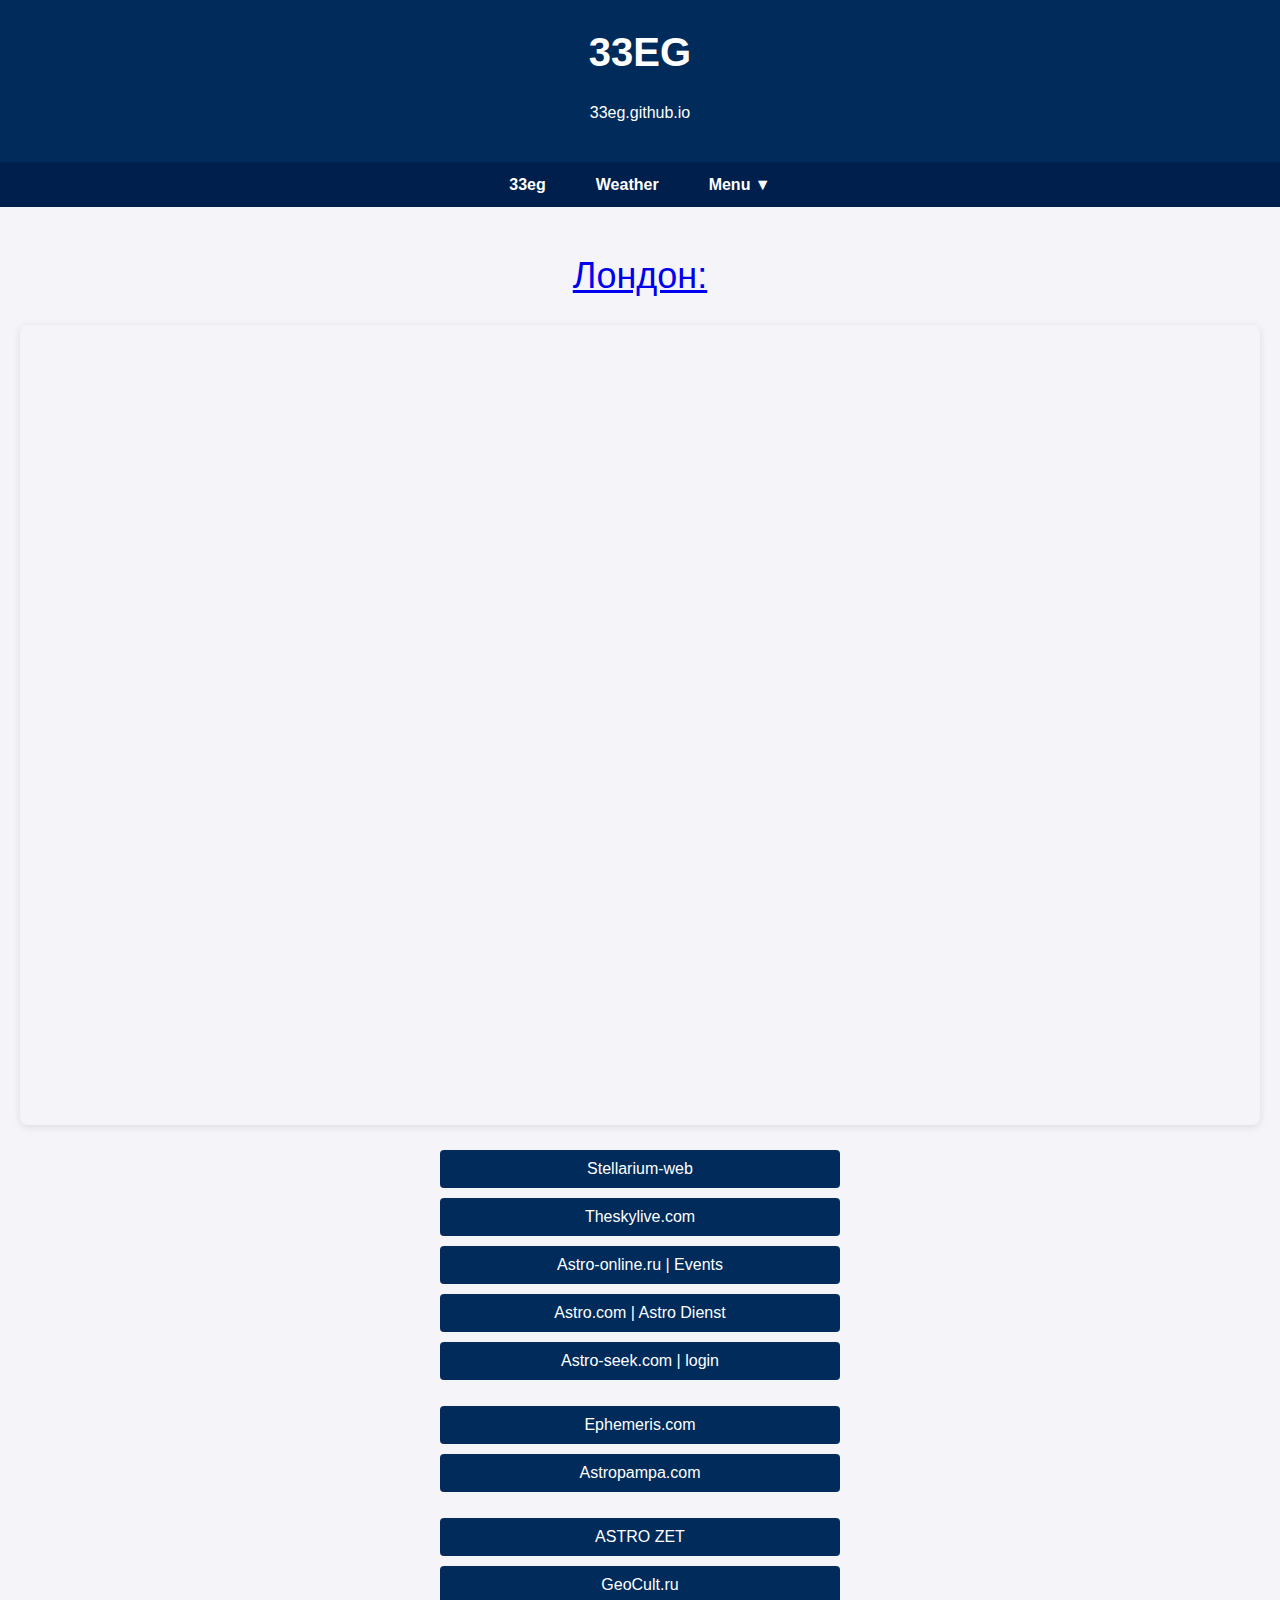
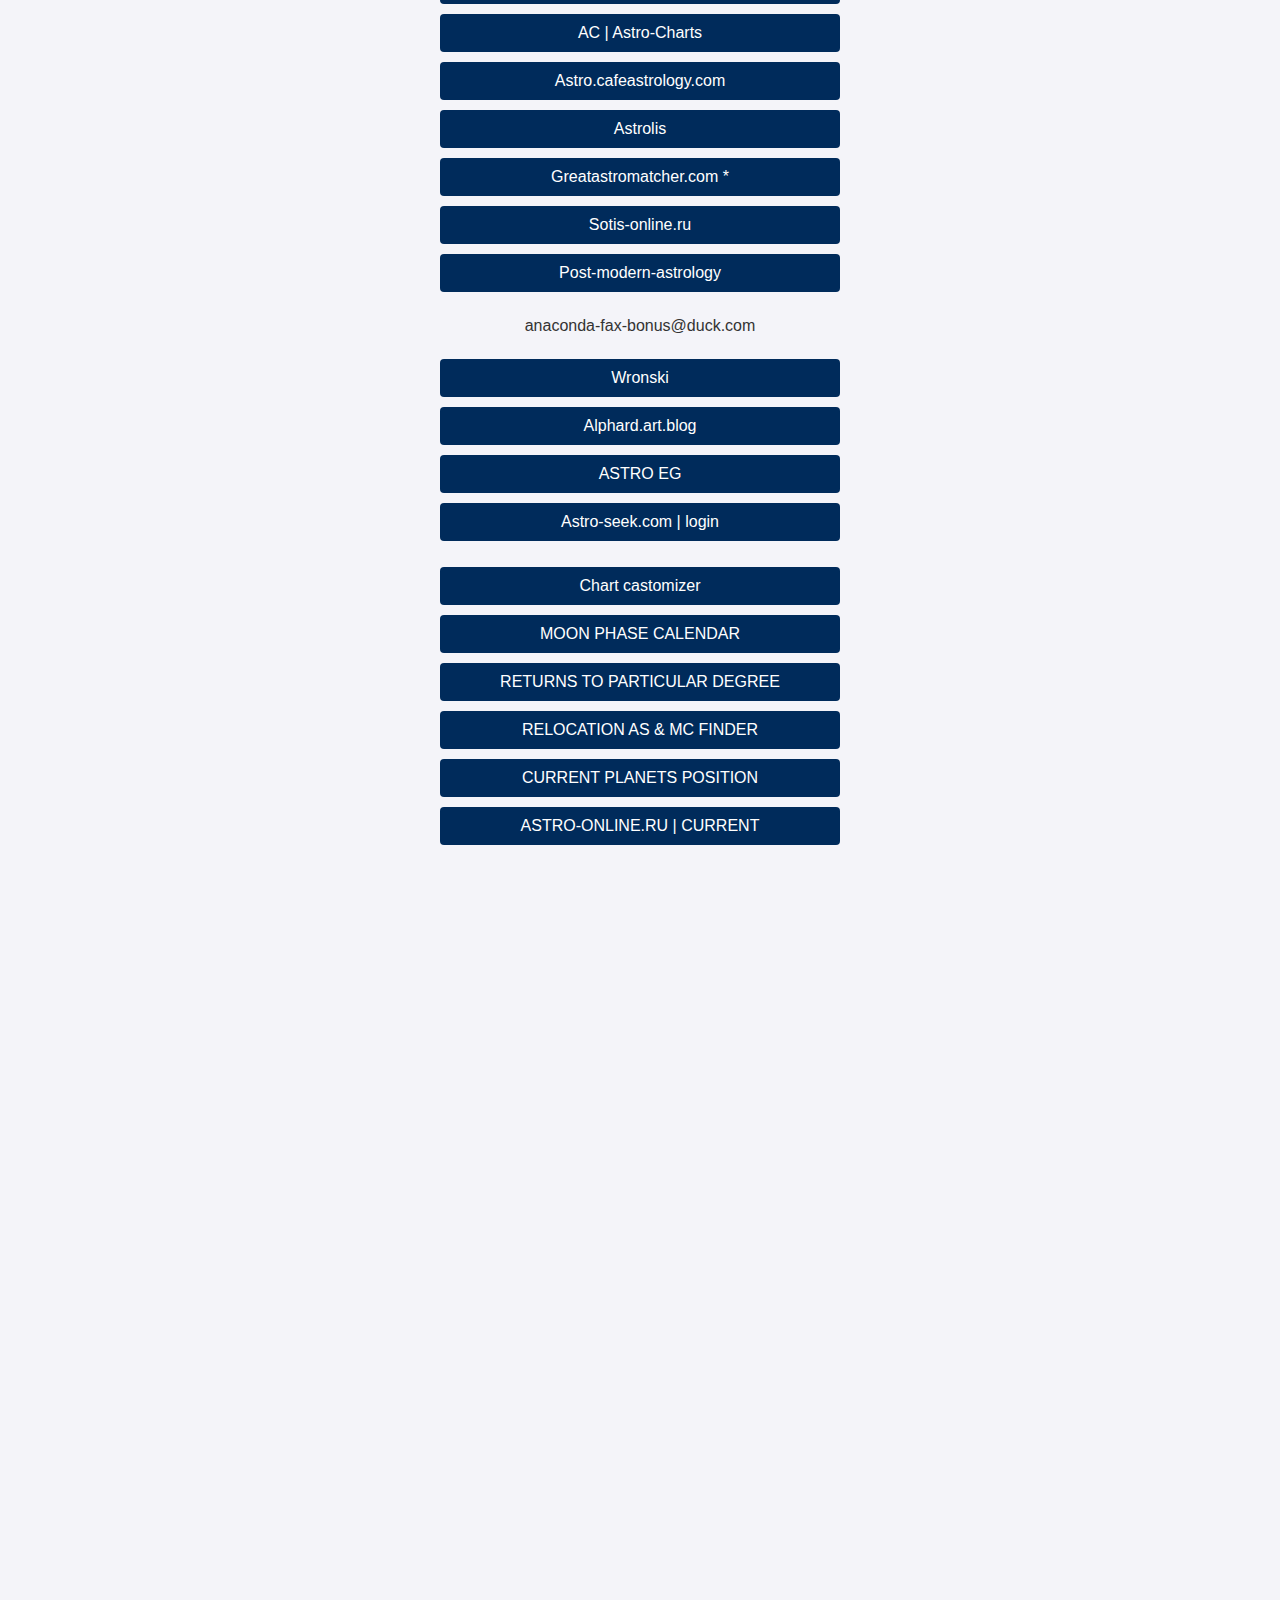
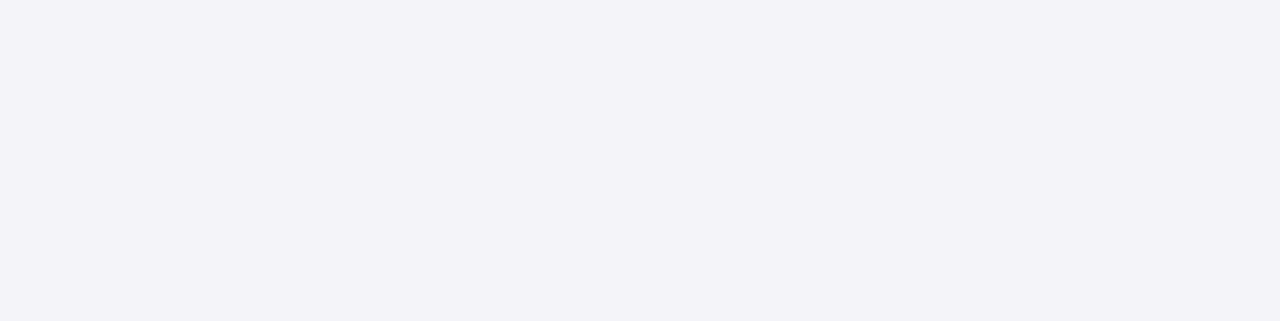
<file: astrology.html>
<!DOCTYPE html>
<html lang="ru">
<head>
  <meta charset="UTF-8">
  <meta name="viewport" content="width=device-width, initial-scale=1.0">
  <title>Astro - 33EG</title>
<link rel="icon" type="image/x-icon" href="favicon.ico">
  <link rel="stylesheet" href="styles.css">
  
  <!-- Стили для метео информеров -->
  <link href="https://api.rusmeteo.net/service/informers/css/widget-kit-2.min.css" rel="stylesheet">
</head>
<body>
  <header>
    <h1>33EG</h1>
<p>33eg.github.io</p>
  </header>

  <!-- Включение меню -->
  <div id="menu-placeholder"></div>
  <script>
    fetch('menu.html')
      .then(response => {
        if (!response.ok) throw new Error('Ошибка загрузки меню');
        return response.text();
      })
      .then(data => {
        document.getElementById('menu-placeholder').innerHTML = data;
      })
      .catch(error => console.error(error));
  </script>

  <main>
    <section class="about-section">
      <h2></h2>
      <p></p>

  <p></p>
<a href="https://time.is/London" id="time_is_link" rel="nofollow" style="font-size:36px">Лондон:</a>
<span id="London_z716" style="font-size:36px"></span>
<script src="//widget.time.is/t.js"></script>
<script>
time_is_widget.init({London_z716:{}});
</script>




<p></p>






<div class="iframe-container">
  <iframe 
    src="https://horoscopes.astro-seek.com/current-planets-new-window?c_city=500&house_system=koch&styl_graf=&typ=ph1"
    frameborder="0"
    allowfullscreen
    allow="geolocation"
    scrolling="yes"
    class="astro-iframe"
  >
    Ваш браузер не поддерживает iframes. 
    <a href="https://horoscopes.astro-seek.com/current-planets-new-window?c_city=500&house_system=koch&styl_graf=&typ=ph1" target="_blank">
      Открыть в новом окне
    </a>
  </iframe>
</div>

<style>
  .iframe-container {
    width: 100%;
    height: 800px; /* Настройте высоту под ваш контент */
    margin: 20px 0;
    border-radius: 8px;
    overflow: hidden;
    box-shadow: 0 2px 8px rgba(0,0,0,0.1);
  }
  
  .astro-iframe {
    width: 100%;
    height: 100%;
    border: 0;
  }

  @media (max-width: 768px) {
    .iframe-container {
      height: 600px;
    }
  }
</style>

  <p></p>

 <!-- Блок с кнопками контактов -->
      
 <div class="contact-buttons">
        <a href="https://stellarium-web.org/" style="text-decoration: none;">
          <button><i class="fa fa-whatsapp"></i> Stellarium-web </button>
        </a>





   <a href="https://theskylive.com/planetarium" style="text-decoration: none;">
          <button><i class="fa fa-whatsapp"></i> Theskylive.com </button>
        </a>



      <a href="https://astro-online.ru/" target="_blank" style="text-decoration: none;">
          <button><i class="fa fa-whatsapp"></i> Astro-online.ru | Events </button>
        </a>



     <a href="https://www.astro.com/cgi/awd.cgi?lang=r&nhor=1&nho2=2" target="_blank" style="text-decoration: none;">
          <button><i class="fa fa-whatsapp"></i> Astro.com | Astro Dienst </button>
        </a>
       <a href="https://www.astro-seek.com/login" target="_blank" style="text-decoration: none;">
          <button><i class="fa fa-user"></i> Astro-seek.com | login </button>
        </a>


 <p></p>

   <a href="http://ephemeris.com/" target="_blank" style="text-decoration: none;">
          <button><i class="fa fa-whatsapp"></i> Ephemeris.com </button>
        </a>
       <a href="https://www.astropampa.com/?lang=en" target="_blank" style="text-decoration: none;">
          <button><i class="fa fa-user"></i> Astropampa.com </button>
        </a>

 <p></p>


   <a href="https://astrozet.net/horoscope/natal_chart" target="_blank" style="text-decoration: none;">
          <button><i class="fa fa-whatsapp"></i> ASTRO ZET </button>
        </a>
          <a href="https://geocult.ru/natalnaya-karta-onlayn-raschet" target="_blank" style="text-decoration: none;">
          <button><i class="fa fa-whatsapp"></i> GeoCult.ru</button>
        </a>
       <a href="https://astro-charts.com/tools/new/birth-chart/" target="_blank" style="text-decoration: none;">
          <button><i class="fa fa-user"></i> AC | Astro-Charts </button>
        </a>



   <a href="https://astro.cafeastrology.com/index.php" target="_blank" style="text-decoration: none;">
          <button><i class="fa fa-whatsapp"></i> Astro.cafeastrology.com </button>
        </a>


       <a href="https://orb.astrolis.com/" target="_blank" style="text-decoration: none;">
          <button><i class="fa fa-user"></i> Astrolis </button>
        </a>
   <a href="https://www.greatastromatcher.com/FreeTools/NatalChartForm" target="_blank" style="text-decoration: none;">
          <button><i class="fa fa-whatsapp"></i> Greatastromatcher.com * </button>
        </a>
       <a href="https://sotis-online.ru/" target="_blank" style="text-decoration: none;">
          <button><i class="fa fa-user"></i> Sotis-online.ru </button>
        </a>
       <a href="https://post-modern-astrology.github.io/app/#/auth" target="_blank" style="text-decoration: none;">
          <button><i class="fa fa-user"></i> Post-modern-astrology </button>
        </a>


 <p></p>

anaconda-fax-bonus@duck.com
 <p></p>

   <a href="https://litresp.ru/avtor/ru/%D0%92/vronskij-sergej-alekseevich" target="_blank" style="text-decoration: none;">
          <button><i class="fa fa-whatsapp"></i> Wronski </button>
        </a>
       <a href="https://alphard.art.blog/" target="_blank" style="text-decoration: none;">
          <button><i class="fa fa-user"></i> Alphard.art.blog </button>
        </a>

   <a href="https://astroeg.wordpress.com/" target="_blank" style="text-decoration: none;">
          <button><i class="fa fa-whatsapp"></i> ASTRO EG </button>
        </a>
       <a href="https://www.astro-seek.com/login" target="_blank" style="text-decoration: none;">
          <button><i class="fa fa-user"></i> Astro-seek.com | login </button>
        </a>

 <p></p>

        <a href="https://horoscopes.astro-seek.com/calculate-custom-natal-chart/?send_calculation=1&narozeni_den=1&narozeni_mesic=5&narozeni_rok=1916&narozeni_hodina=12&narozeni_minuta=00&narozeni_city=Sainte-Christine%2C+Canada&narozeni_mesto_hidden=Sainte-Christine&narozeni_stat_hidden=CA&narozeni_podstat_kratky_hidden=Qu%C3%A9bec&narozeni_podstat_hidden=&narozeni_input_hidden=Sainte-Christine%2C+Canada&narozeni_podstat2_kratky_hidden=Sainte-Christine&narozeni_podstat3_kratky_hidden=Sainte-Christine&narozeni_sirka_stupne=46&narozeni_sirka_minuty=49&narozeni_sirka_smer=0&narozeni_delka_stupne=71&narozeni_delka_minuty=14&narozeni_delka_smer=1&narozeni_timezone_form=auto&narozeni_timezone_dst_form=auto&house_layout=10&barva_planet=2&barva_stupne=0&domy_cisla=0&hide_aspects=0&barva_vzduch=1&barva_pozadi=0&barva_invert=0&house_system=koch&hid_fortune=1&hid_fortune_check=on&hid_spirit=1&hid_spirit_check=on&hid_syzygy=1&hid_syzygy_check=on&hid_vertex=1&hid_vertex_check=on&hid_chiron=1&hid_chiron_check=on&hid_lilith=1&hid_lilith_check=on&hid_uzel=1&hid_uzel_check=on&tolerance=1&hid_asc_asp=on&zmena_nastaveni=1&aktivni_tab=&hide_aspects=0&house_layout=12&barva_planet=2&barva_stupne=0&domy_cisla=0&hide_aspects=0&barva_vzduch=1&barva_pozadi=0&barva_invert=0" target="_blank" style="text-decoration: none;">
          <button><i class="fa fa-paper-plane"></i> Chart castomizer </button>
        </a>


     <a href="https://mooncalendar.astro-seek.com/" target="_blank" style="text-decoration: none;">
          <button><i class="fa fa-whatsapp"></i> MOON PHASE CALENDAR </button>
        </a>

  <a href="https://horoscopes.astro-seek.com/planet-ingresses-and-particular-degree-returns-calculator" target="_blank" style="text-decoration: none;">
          <button><i class="fa fa-whatsapp"></i> RETURNS TO PARTICULAR DEGREE </button>
        </a>
     <a href="https://horoscopes.astro-seek.com/astrocartography-relocation-asc-mc-finder-calculator">
          <button><i class="fa fa-paper-plane"></i> RELOCATION AS & MC FINDER </button>
        </a>





       <a href="https://horoscopes.astro-seek.com/current-planets-astrology-transits-planetary-positions" target="_blank" style="text-decoration: none;">
          <button><i class="fa fa-user"></i> CURRENT PLANETS POSITION </button>
        </a>

        <a href="https://astro-online.ru/current.php">
          <button><i class="fa fa-paper-plane"></i> ASTRO-ONLINE.RU | CURRENT </button>
        </a>


 


      </div>

  <p></p>

<iframe src="https://cryptpad.disroot.org/pad/#/2/pad/view/dJ8qVXj6t5xR-jTkUDuZV1DxsJEKe76Dkqp4r79kVOg/p/embed/"></iframe>

  <p></p>

<script>
  var widgetApp = "antares";
  var widgetLanguage = "ru";
  var widgetSize = 0;
</script>
<script src="https://astro-app.net/js/widget.js"></script>


<script>
  var widgetApp = "apro";
  var widgetLanguage = "ru";
  var widgetSize = 0;
</script>
<script src="https://astro-app.net/js/widget.js"></script>




<iframe src='https://www.astroworld.ru/horon/natal_p.htm' width=100% height=850 frameborder=0></iframe>



</body>
</html>
</file>
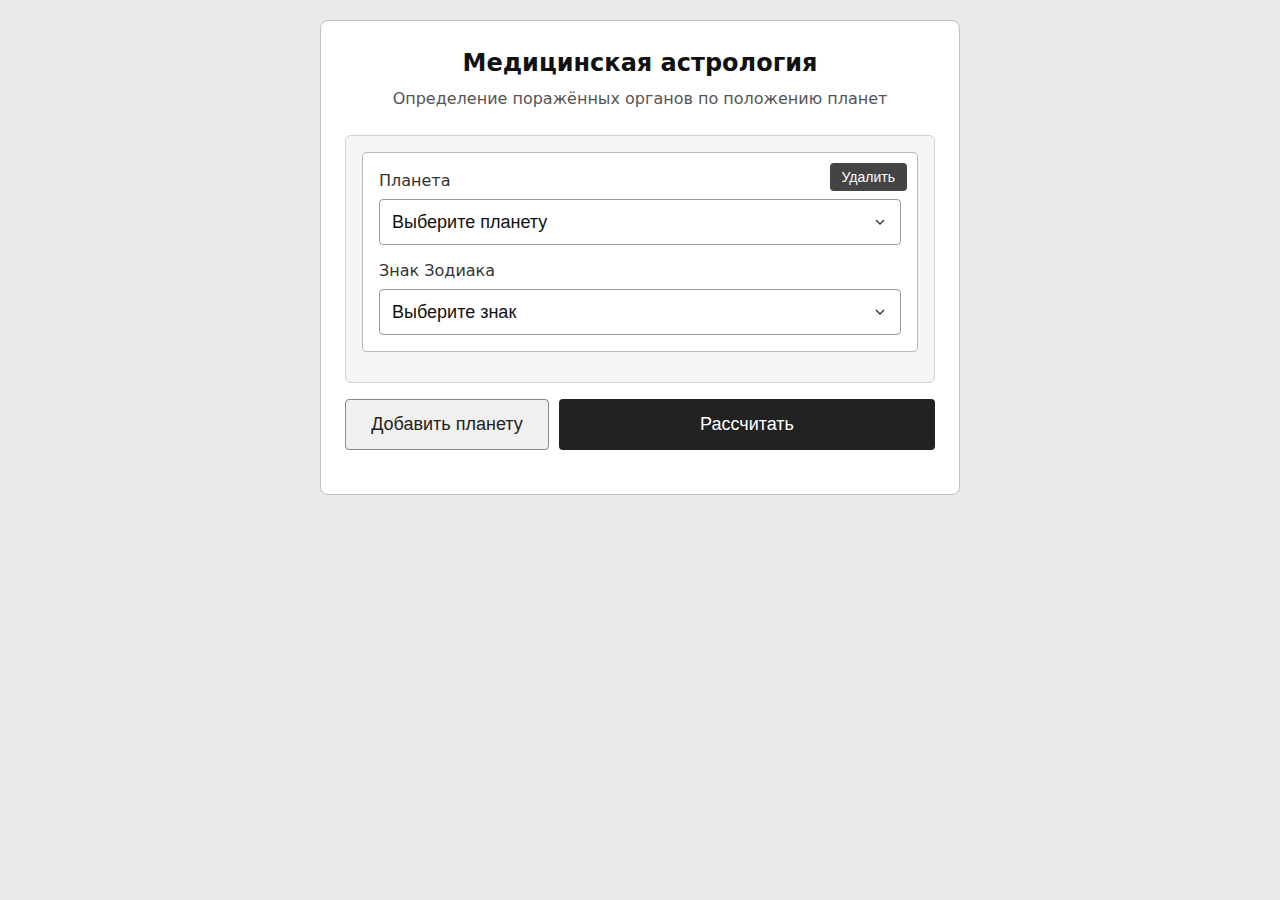
<file: astromed.html>
<!DOCTYPE html>
<html lang="ru">
<head>
<meta charset="UTF-8">
<meta name="viewport" content="width=device-width, initial-scale=1.0">
<title>Медицинская астрология</title>
<style>
* { margin: 0; padding: 0; box-sizing: border-box; }
body { font-family: system-ui, -apple-system, BlinkMacSystemFont, "Segoe UI", Roboto, Helvetica, Arial, sans-serif; background: #e8e9eb; color: #111; line-height: 1.5; font-size: 18px; padding: 20px; min-height: 100vh; }
.container { max-width: 640px; margin: 0 auto; background: #ffffff; border: 1px solid #c0c0c0; border-radius: 8px; padding: 24px; }
h1 { text-align: center; font-size: 24px; margin-bottom: 6px; }
h2 { text-align: center; font-size: 16px; color: #555; margin-bottom: 24px; font-weight: normal; }
.form-area { background: #f5f5f5; border: 1px solid #d0d0d0; border-radius: 6px; padding: 16px; margin-bottom: 16px; }
.planet-block { position: relative; background: #fff; border: 1px solid #bbb; border-radius: 4px; padding: 16px; margin-bottom: 14px; }
.remove-btn { position: absolute; top: 10px; right: 10px; background: #444; color: #fff; border: none; padding: 6px 12px; border-radius: 4px; cursor: pointer; font-size: 14px; }
.remove-btn:hover { background: #666; }
.input-label { display: block; margin-bottom: 6px; font-size: 16px; color: #333; }
select { width: 100%; padding: 12px; font-size: 18px; border: 1px solid #999; border-radius: 4px; background: #fff; color: #111; margin-bottom: 14px; appearance: none; background-image: url("data:image/svg+xml;charset=UTF-8,%3csvg xmlns='http://www.w3.org/2000/svg' viewBox='0 0 24 24' fill='none' stroke='%23333' stroke-width='2'%3e%3cpolyline points='6 9 12 15 18 9'%3e%3c/polyline%3e%3c/svg%3e"); background-position: right 12px center; background-repeat: no-repeat; background-size: 16px; }
select:last-child { margin-bottom: 0; }
.actions { display: flex; gap: 10px; margin-bottom: 20px; }
.btn { padding: 14px; font-size: 18px; border: 1px solid #888; border-radius: 4px; cursor: pointer; background: #f0f0f0; color: #222; transition: background 0.2s; }
.btn:hover { background: #ddd; }
.btn-calc { background: #222; color: #fff; border: none; flex: 2; }
.btn-calc:hover { background: #444; }
.results-section { margin-top: 28px; border-top: 2px solid #ccc; padding-top: 20px; }
.results-title { font-size: 20px; margin-bottom: 16px; }
.result-card { background: #fafafa; border: 1px solid #d5d5d5; border-radius: 4px; padding: 14px; margin-bottom: 10px; }
.card-header { font-size: 18px; margin-bottom: 6px; color: #222; }
.card-text { font-size: 17px; color: #444; margin-bottom: 3px; }
.summary-box { background: #f4f4f6; border: 1px solid #bbb; border-radius: 6px; padding: 16px; margin-top: 24px; cursor: pointer; user-select: all; }
.summary-title { font-size: 19px; margin-bottom: 14px; color: #111; }
.organs-list { display: flex; flex-direction: column; gap: 0; }
.organ-item { padding: 10px 12px; border-bottom: 1px solid #d0d0d0; font-size: 18px; color: #222; }
.organ-item:last-child { border-bottom: none; }
.hint-text { font-size: 14px; color: #666; margin-top: 12px; text-align: center; }
.copied-msg { display: none; text-align: center; font-size: 15px; color: #333; margin-top: 8px; }
.hidden { display: none; }
</style>
</head>
<body>
<div class="container">
<h1>Медицинская астрология</h1>
<h2>Определение поражённых органов по положению планет</h2>

<div class="form-area" id="form-container">
<div class="planet-block">
<button class="remove-btn" onclick="removeRow(this.parentElement)">Удалить</button>
<label class="input-label">Планета</label>
<select class="planet-select">
<option value="">Выберите планету</option>
<option value="Солнце">Солнце</option>
<option value="Луна">Луна</option>
<option value="Меркурий">Меркурий</option>
<option value="Венера">Венера</option>
<option value="Марс">Марс</option>
<option value="Юпитер">Юпитер</option>
<option value="Сатурн">Сатурн</option>
<option value="Уран">Уран</option>
<option value="Нептун">Нептун</option>
<option value="Плутон">Плутон</option>
</select>
<label class="input-label">Знак Зодиака</label>
<select class="sign-select">
<option value="">Выберите знак</option>
<option value="Овен">Овен</option>
<option value="Телец">Телец</option>
<option value="Близнецы">Близнецы</option>
<option value="Рак">Рак</option>
<option value="Лев">Лев</option>
<option value="Дева">Дева</option>
<option value="Весы">Весы</option>
<option value="Скорпион">Скорпион</option>
<option value="Стрелец">Стрелец</option>
<option value="Козерог">Козерог</option>
<option value="Водолей">Водолей</option>
<option value="Рыбы">Рыбы</option>
</select>
</div>
</div>

<div class="actions">
<button class="btn btn-add" style="flex:1" onclick="addRow()">Добавить планету</button>
<button class="btn btn-calc" onclick="calculate()">Рассчитать</button>
</div>

<div id="results-section" class="hidden results-section">
<div class="results-title">Результаты</div>
<div id="results-list"></div>

<div id="summary-section" class="summary-box hidden" onclick="copyAllOrgans()">
<div class="summary-title">Локализация поражений по всем планетам</div>
<div id="organs-list" class="organs-list"></div>
<div class="hint-text">Нажмите на этот блок, чтобы скопировать все органы</div>
<div id="copied-msg" class="copied-msg">Скопировано в буфер обмена</div>
</div>
</div>
</div>

<script>
const signOrgans = {
'Овен': 'голова, глаза, лицо, мозг',
'Телец': 'уши, рот, шея, голосовые связки, зубы',
'Близнецы': 'плечи, руки, кисти, пальцы, дыхательная система',
'Рак': 'грудь, живот',
'Лев': 'сердце, верхняя часть спины, позвоночник, желчный пузырь',
'Дева': 'печень, поджелудочная железа, селезенка, верхний отдел кишечника',
'Весы': 'почки, яичники',
'Скорпион': 'толстая кишка, прямая кишка, анус, гениталии, мочевой пузырь, потовые железы, выделительная система',
'Стрелец': 'бедра, седалищный нерв, двигательные нервы, мышечная система',
'Козерог': 'колени, связки, сухожилия, ногти, кожа, костная система',
'Водолей': 'икры, лодыжки, вены, кровеносная система',
'Рыбы': 'стопы, лимфатическая система, иммунная система'
};

const signDiseases = {
'Овен': 'нарушения мозгового кровообращения, невралгия, головные боли, нервные расстройства, склонность к черепно-мозговым травмам',
'Телец': 'частые простудные заболевания, ангины, болезни щитовидной и паращитовидной желез, гаймориты, фронтиты',
'Близнецы': 'нервные болезни, болезни лёгких и бронхов, бронхиальная астма, туберкулёз, нервные расстройства, болезни крови',
'Рак': 'заболевания желудочно-кишечного тракта, расстройства пищеварения, болезни желудка, болезни грудных желез, нарушения лактации',
'Лев': 'болезни сердца и верхнего отдела позвоночника, нарушения кровообращения, спазмы сосудов и сердца',
'Дева': 'заболевания тонкого кишечника, колиты, энтериты, запоры',
'Весы': 'болезни почек и поясничного отдела позвоночника, диабет, экземы, нервные болезни, нарушения пищеварения, мигрени',
'Скорпион': 'болезни репродуктивной сферы и прямой кишки, воспалительные процессы в матке, яичниках, предстательной железе, циститы, уретриты',
'Стрелец': 'болезни печени, повышенный травматизм в области бедер и таза, болезни крови, нервные расстройства',
'Козерог': 'заболевания костей, суставов и зубов, заболевания позвоночника, ревматизм, псориаз, запоры, несварение желудка',
'Водолей': 'нервные расстройства, мышечные судороги, боли в ногах, тромбофлебиты, малокровие, обмороки, варикозное расширение вен',
'Рыбы': 'заболевания кожи, нервные расстройства, вялость, слабость, заболевания стоп, деформации, экзостозы, повышенная потливость, плоскостопие'
};

let allOrgansText = '';

function addRow() {
const container = document.getElementById('form-container');
const block = document.createElement('div');
block.className = 'planet-block';
block.innerHTML = `
<button class="remove-btn" onclick="removeRow(this.parentElement)">Удалить</button>
<label class="input-label">Планета</label>
<select class="planet-select">
<option value="">Выберите планету</option>
<option value="Солнце">Солнце</option>
<option value="Луна">Луна</option>
<option value="Меркурий">Меркурий</option>
<option value="Венера">Венера</option>
<option value="Марс">Марс</option>
<option value="Юпитер">Юпитер</option>
<option value="Сатурн">Сатурн</option>
<option value="Уран">Уран</option>
<option value="Нептун">Нептун</option>
<option value="Плутон">Плутон</option>
</select>
<label class="input-label">Знак Зодиака</label>
<select class="sign-select">
<option value="">Выберите знак</option>
<option value="Овен">Овен</option>
<option value="Телец">Телец</option>
<option value="Близнецы">Близнецы</option>
<option value="Рак">Рак</option>
<option value="Лев">Лев</option>
<option value="Дева">Дева</option>
<option value="Весы">Весы</option>
<option value="Скорпион">Скорпион</option>
<option value="Стрелец">Стрелец</option>
<option value="Козерог">Козерог</option>
<option value="Водолей">Водолей</option>
<option value="Рыбы">Рыбы</option>
</select>
`;
container.appendChild(block);
}

function removeRow(el) {
const blocks = document.querySelectorAll('.planet-block');
if (blocks.length > 1) {
el.remove();
} else {
el.querySelectorAll('select').forEach(s => s.value = '');
}
}

function calculate() {
const blocks = document.querySelectorAll('.planet-block');
const results = [];
const allOrgansSet = new Set();

blocks.forEach(block => {
const planet = block.querySelector('.planet-select').value;
const sign = block.querySelector('.sign-select').value;
if (planet && sign) {
const organs = signOrgans[sign];
const diseases = signDiseases[sign];
organs.split(', ').forEach(o => allOrgansSet.add(o.trim()));
results.push({ planet, sign, organs, diseases });
}
});

const resultsList = document.getElementById('results-list');
resultsList.innerHTML = '';

if (results.length === 0) {
resultsList.innerHTML = '<p style="font-size:18px; color:#555; margin-bottom:16px;">Выберите хотя бы одну планету и знак для расчёта.</p>';
document.getElementById('results-section').classList.remove('hidden');
document.getElementById('summary-section').classList.add('hidden');
return;
}

results.forEach(r => {
const card = document.createElement('div');
card.className = 'result-card';
card.innerHTML = `
<div class="card-header">${r.planet} в знаке ${r.sign}</div>
<div class="card-text">Органы: ${r.organs}</div>
<div class="card-text">Возможные болезни: ${r.diseases}</div>
`;
resultsList.appendChild(card);
});

const uniqueOrgans = [...allOrgansSet].sort();
allOrgansText = uniqueOrgans.join('\n');
const organsList = document.getElementById('organs-list');
organsList.innerHTML = '';

uniqueOrgans.forEach(organ => {
const item = document.createElement('div');
item.className = 'organ-item';
item.textContent = organ;
organsList.appendChild(item);
});

document.getElementById('results-section').classList.remove('hidden');
document.getElementById('summary-section').classList.remove('hidden');
}

function copyAllOrgans() {
if (!allOrgansText) return;
const msg = document.getElementById('copied-msg');
if (navigator.clipboard && navigator.clipboard.writeText) {
navigator.clipboard.writeText(allOrgansText).then(() => {
msg.style.display = 'block';
setTimeout(() => { msg.style.display = 'none'; }, 1500);
});
} else {
const ta = document.createElement('textarea');
ta.value = allOrgansText;
ta.style.position = 'fixed';
ta.style.left = '-9999px';
document.body.appendChild(ta);
ta.select();
try { document.execCommand('copy'); } catch(e) {}
document.body.removeChild(ta);
msg.style.display = 'block';
setTimeout(() => { msg.style.display = 'none'; }, 1500);
}
}
</script>
</body>
</html>
</file>
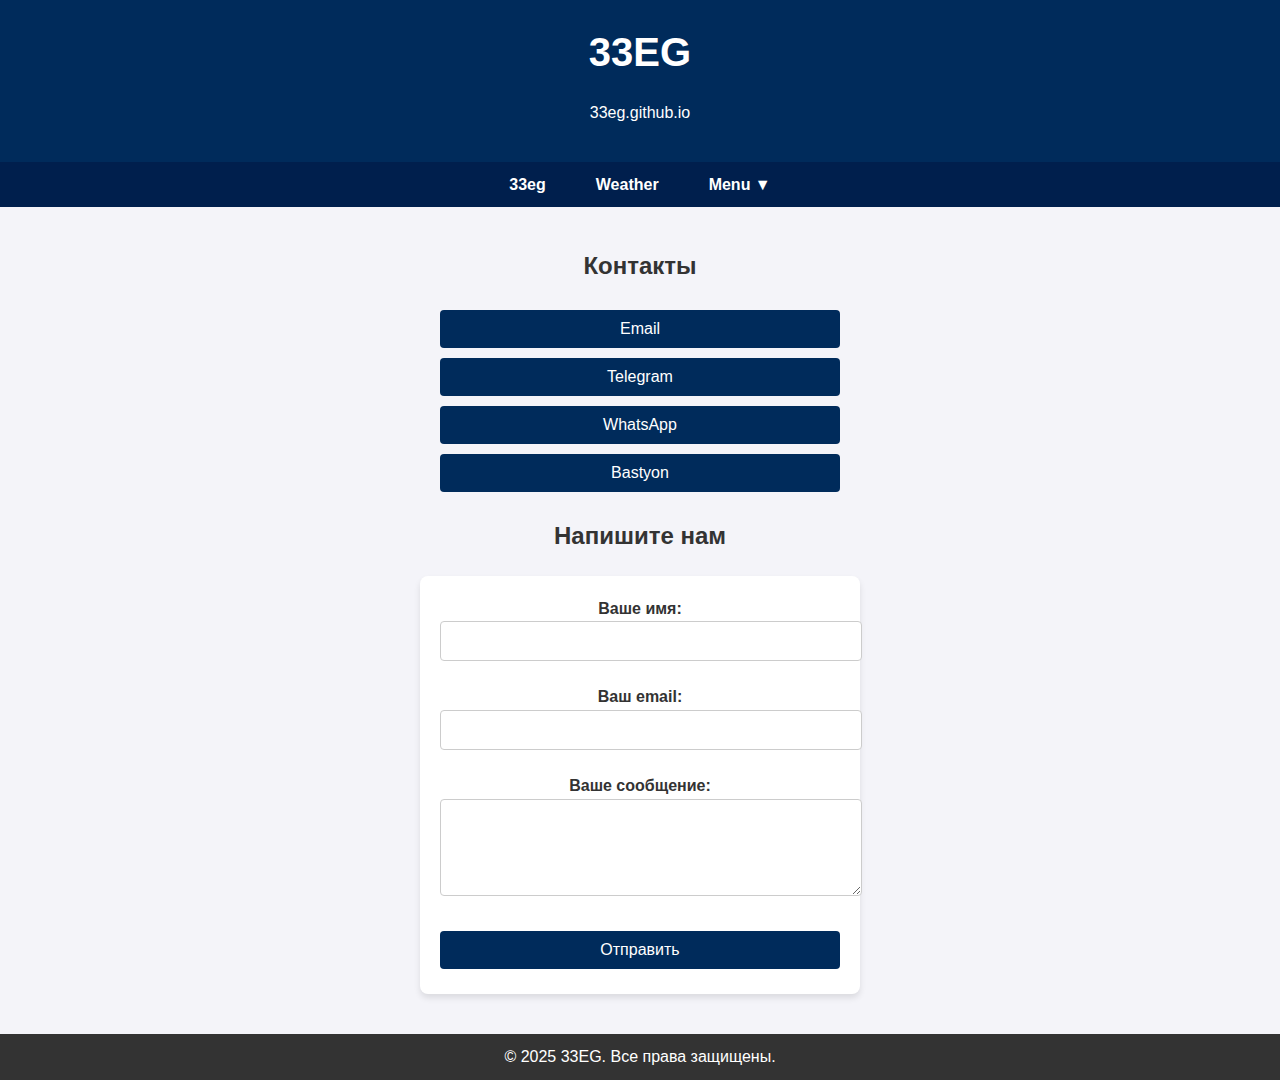
<file: contacts.html>
<!DOCTYPE html>
<html lang="ru">
<head>
  <meta charset="UTF-8">
  <meta name="viewport" content="width=device-width, initial-scale=1.0">
  <title>Contracts - 33EG</title>
<link rel="icon" type="image/x-icon" href="favicon.ico">
  <link rel="stylesheet" href="styles.css">
</head>
<body>
   <header>
    <h1>33EG</h1>
<p>33eg.github.io</p>
  </header>

  <!-- Включение меню -->
  <div id="menu-placeholder"></div>
  <script>
    fetch('menu.html')
      .then(response => response.text())
      .then(data => {
        document.getElementById('menu-placeholder').innerHTML = data;
      });
  </script>

  <main>
    <section>
      <h2>Контакты</h2>
      <p></p>

      <!-- Блок с кнопками контактов -->
      <div class="contact-buttons">
        <a href="mailto:mail@13sv.aleeas.com" style="text-decoration: none;">
          <button><i class="fa fa-envelope"></i> Email</button>
        </a>
        <a href="https://t.me/EvgeniiAlexan" target="_blank" style="text-decoration: none;">
          <button><i class="fa fa-paper-plane"></i> Telegram</button>
        </a>
        <a href="https://wa.me/message/GEDYZ3IQQLGBM1" target="_blank" style="text-decoration: none;">
          <button><i class="fa fa-whatsapp"></i> WhatsApp</button>
        </a>
        <a href="https://bastyon.com/evgeniiag" target="_blank" style="text-decoration: none;">
          <button><i class="fa fa-user"></i> Bastyon</button>
        </a>
      </div>

      <!-- Форма обратной связи -->
      <h2>Напишите нам</h2>
      <form action="https://formspree.io/f/xovjpabv" method="POST">
        <label>
          Ваше имя:
          <input type="text" name="name" required>
        </label>
        <label>
          Ваш email:
          <input type="email" name="email" required>
        </label>
        <label>
          Ваше сообщение:
          <textarea name="message" rows="5" required></textarea>
        </label>
        <button type="submit">Отправить</button>
      </form>
    </section>
  </main>

  <footer>
    <p>&copy; 2025 33EG. Все права защищены.

</p>
  </footer>

  <script src="script.js"></script>
</body>
</html>
</file>
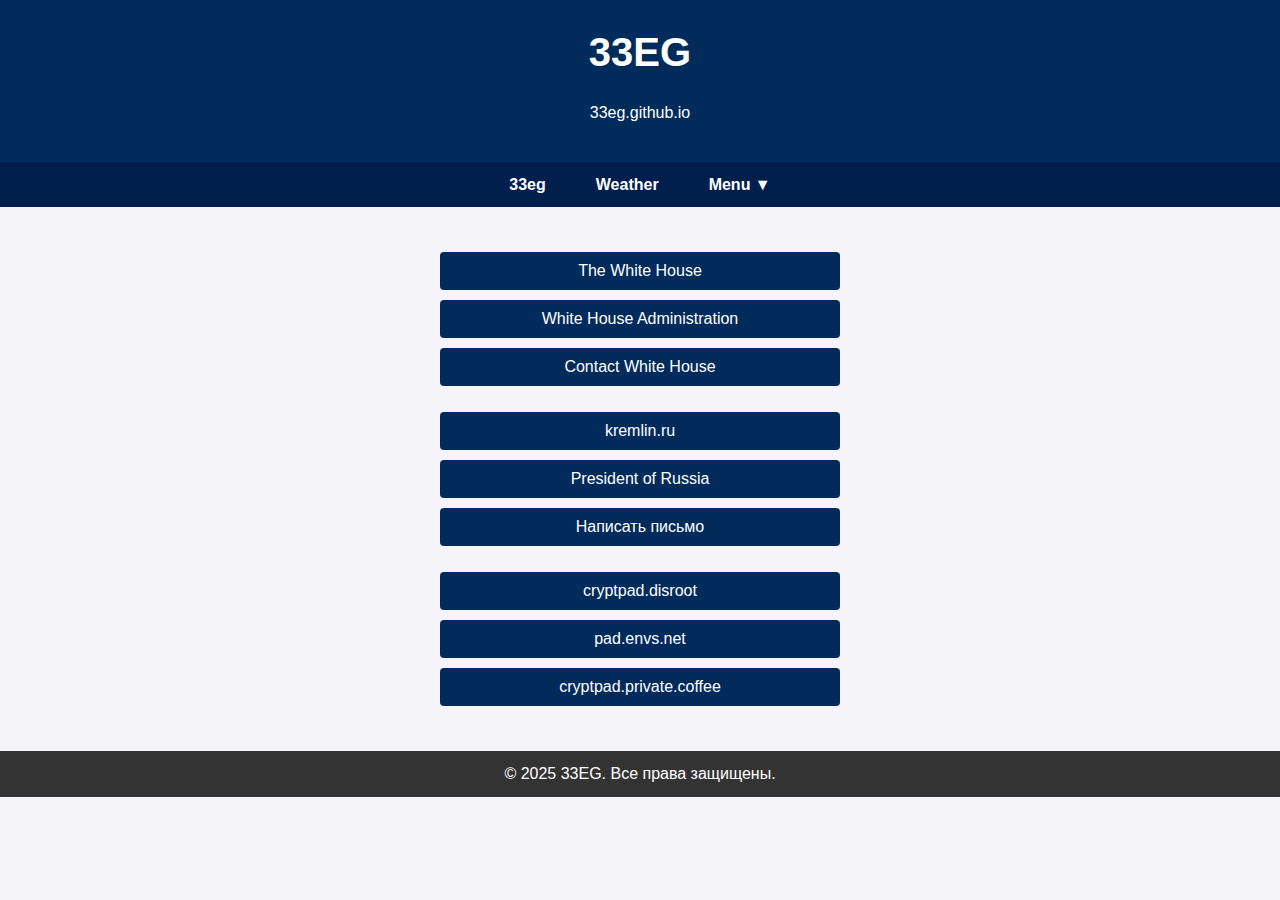
<file: legislation.html>
<!DOCTYPE html>
<html lang="ru">
<head>
  <meta charset="UTF-8">
  <meta name="viewport" content="width=device-width, initial-scale=1.0">
  <title>Officials - 33EG</title>
<link rel="icon" type="image/x-icon" href="favicon.ico">
  <link rel="stylesheet" href="styles.css">
</head>
<body>
  <header>
    <h1>33EG</h1>
<p>33eg.github.io</p>
  </header>

  <!-- Включение меню -->
  <div id="menu-placeholder"></div>
  <script>
    fetch('menu.html')
      .then(response => response.text())
      .then(data => {
        document.getElementById('menu-placeholder').innerHTML = data;
      });
  </script>


  <main>
    <section>
      <h2></h2>
      <p></p>

<div id="rss-container"></div>

<script>
// URL RSS-ленты
const rssUrl = 'http://publication.pravo.gov.ru/api/rss?block=president&org=225698f1-cfbc-4e42-9caa-32f9f7403211&pageSize=10';

// Функция для обработки и отображения RSS
async function loadRSS() {
    try {
        // Загрузка данных
        const response = await fetch(rssUrl);
        const xmlString = await response.text();
        
        // Парсинг XML
        const parser = new DOMParser();
        const xmlDoc = parser.parseFromString(xmlString, "text/xml");
        
        // Извлечение элементов
        const items = xmlDoc.getElementsByTagName('item');
        const container = document.getElementById('rss-container');
        
        // Создание HTML-структуры
        let html = '<ul class="rss-list">';
        for (let item of items) {
            const title = item.getElementsByTagName('title')[0].textContent;
            const link = item.getElementsByTagName('link')[0].textContent;
            const pubDate = item.getElementsByTagName('pubDate')[0].textContent;
            
            html += 
                <li class="rss-item">
                    <a href="${link}" target="_blank" class="rss-link">
                        ${title}
                        <span class="rss-date">${new Date(pubDate).toLocaleDateString()}</span>
                    </a>
                </li>
            ;
        }
        html += '</ul>';
        
        container.innerHTML = html;
        
    } catch (error) {
        console.error('Ошибка загрузки RSS:', error);
        document.getElementById('rss-container').innerHTML = 'Не удалось загрузить ленту';
    }
}

// Запуск загрузки при загрузке страницы
loadRSS();
</script>

<style>
.rss-list {
    list-style: none;
    padding: 0;
    font-family: Arial, sans-serif;
}

.rss-item {
    margin-bottom: 15px;
    padding: 10px;
    border-bottom: 1px solid #eee;
}

.rss-link {
    text-decoration: none;
    color: #0366d6;
    display: block;
}

.rss-link:hover {
    text-decoration: underline;
}

.rss-date {
    display: block;
    font-size: 0.8em;
    color: #666;
    margin-top: 5px;
}
</style>


 <!-- Блок с кнопками контактов -->

      <div class="contact-buttons">


   <a href="https://www.whitehouse.gov" target="_blank" style="text-decoration: none;">
          <button><i class="fa fa-whatsapp"></i> The White House </button>
        </a>
    


        <a href="https://www.whitehouse.gov/administration/" style="text-decoration: none;">
          <button><i class="fa fa-envelope"></i> White House Administration </button>
        </a>



        <a href="https://www.whitehouse.gov/contact/" target="_blank" style="text-decoration: none;">
          <button><i class="fa fa-user"></i> Contact White House </button>
        </a>
 <p></p>
             <a href="http://kremlin.ru/" target="_blank" style="text-decoration: none;">
          <button><i class="fa fa-user"></i> kremlin.ru </button>
        </a>


             <a href="http://en.kremlin.ru/" target="_blank" style="text-decoration: none;">
          <button><i class="fa fa-user"></i> President of Russia </button>
        </a>
 
        <a href="http://letters.kremlin.ru/letters/send" target="_blank" style="text-decoration: none;">
          <button><i class="fa fa-paper-plane"></i> Написать письмо </button>
        </a>

 <p></p>

 

<p></p>

   

<p></p>



   

<p></p>


<p></p>


<p></p>

 <a href="https://cryptpad.disroot.org/login/" target="_blank" style="text-decoration: none;">
          <button><i class="fa fa-user"></i> cryptpad.disroot </button>
        </a>

<a href="https://pad.envs.net/login/" target="_blank" style="text-decoration: none;">
          <button><i class="fa fa-user"></i> pad.envs.net </button>
        </a>

 <a href="https://cryptpad.private.coffee/login/" target="_blank" style="text-decoration: none;">
          <button><i class="fa fa-user"></i> cryptpad.private.coffee </button>
        </a>

<p></p>

 
<p></p>





      </div>














</p>
<p></p>

<p></p>

<p></p>

<p></p>
   

    </section>
  </main>

  <footer>
    <p>&copy; 2025 33EG. Все права защищены.

</p>
  </footer>

  <script src="script.js"></script>
</body>
</html>
</file>
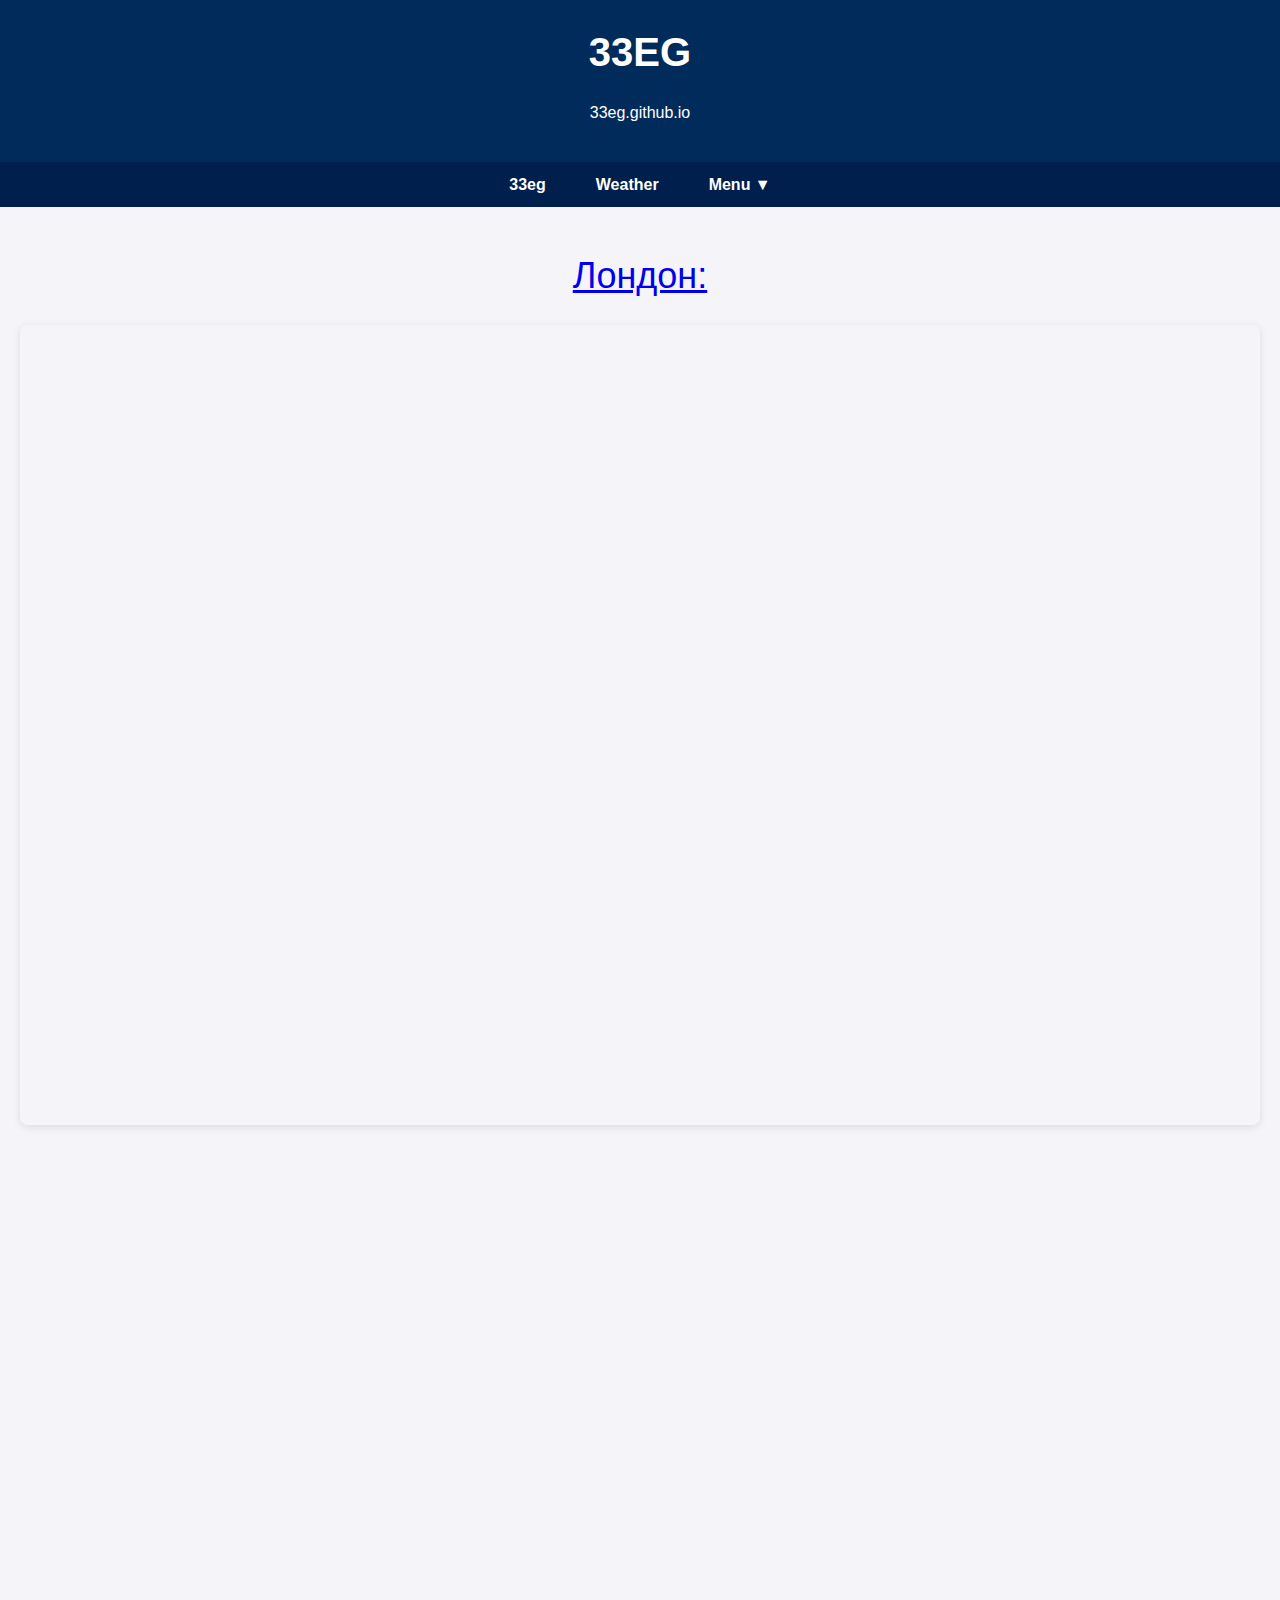
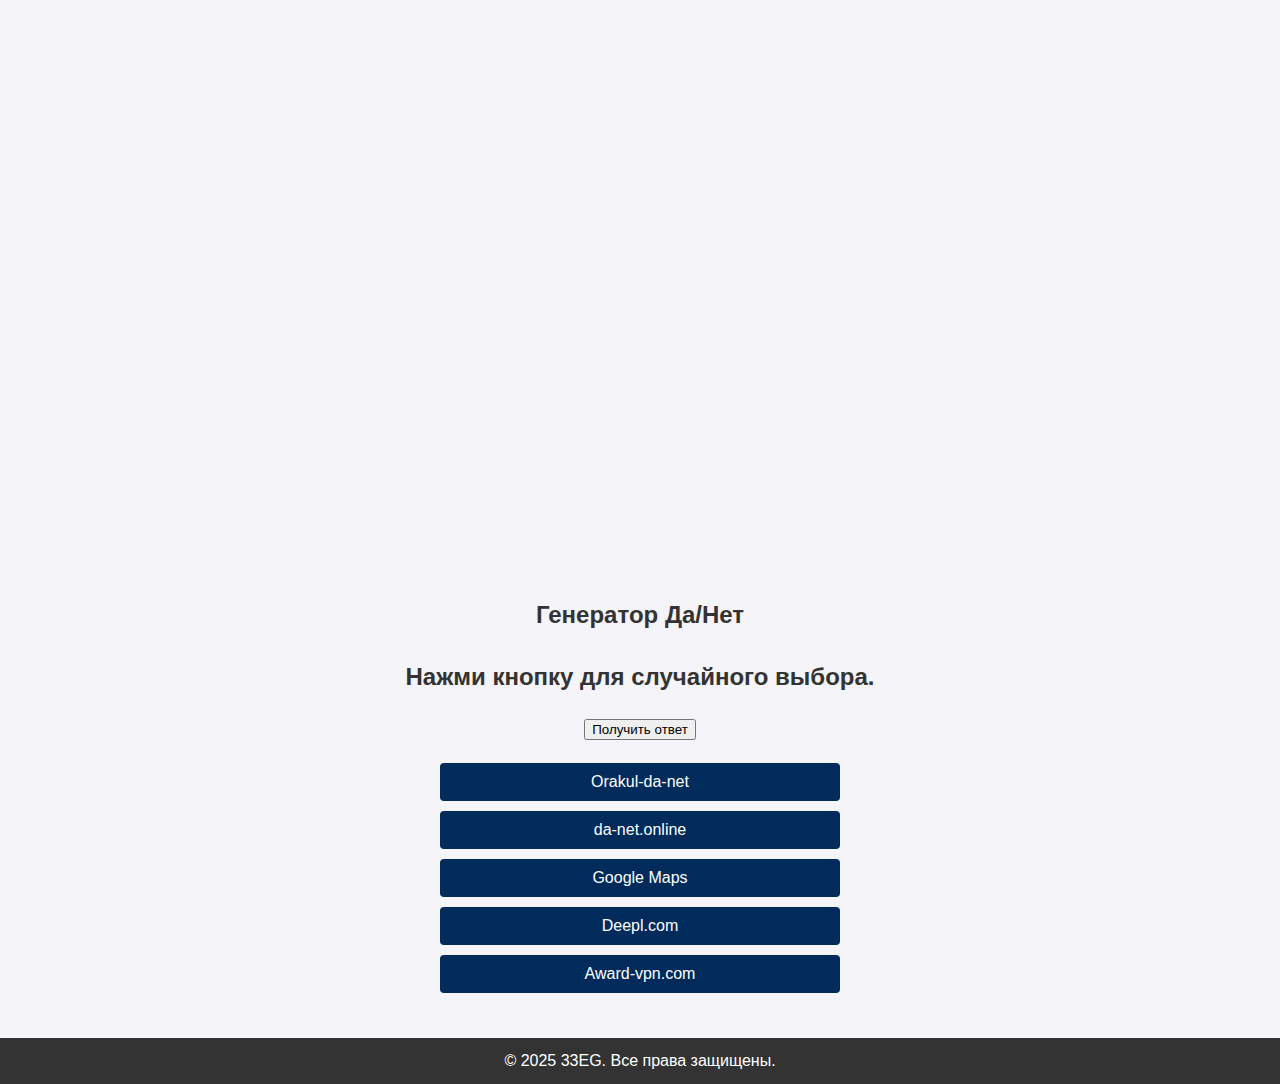
<file: magic.html>
<!DOCTYPE html>
<html lang="ru">
<head>
  <meta charset="UTF-8">
  <meta name="viewport" content="width=device-width, initial-scale=1.0">
  <title>Magic - 33EG</title>

 <link rel="icon" type="image/x-icon" href="favicon.ico">

  <link rel="stylesheet" href="styles.css">



</head>
<body>
   <header>
    <h1>33EG</h1>
<p>33eg.github.io</p>
  </header>

  <!-- Включение меню -->
  <div id="menu-placeholder"></div>
  <script>
    fetch('menu.html')
      .then(response => response.text())
      .then(data => {
        document.getElementById('menu-placeholder').innerHTML = data;
      });
  </script>

  <main>
    <section>
      <h2></h2>
      <p></p>

<p></p>

<p></p>
<a href="https://time.is/London" id="time_is_link" rel="nofollow" style="font-size:36px">Лондон:</a>
<span id="London_z716" style="font-size:36px"></span>
<script src="//widget.time.is/t.js"></script>
<script>
time_is_widget.init({London_z716:{}});
</script>




<p></p>






<div class="iframe-container">
  <iframe 
    src="https://horoscopes.astro-seek.com/current-planets-new-window?c_city=500&house_system=koch&styl_graf=&typ=ph1"
    frameborder="0"
    allowfullscreen
    allow="geolocation"
    scrolling="yes"
    class="astro-iframe"
  >
    Ваш браузер не поддерживает iframes. 
    <a href="https://horoscopes.astro-seek.com/current-planets-new-window?c_city=500&house_system=koch&styl_graf=&typ=ph1" target="_blank">
      Открыть в новом окне
    </a>
  </iframe>
</div>

<style>
  .iframe-container {
    width: 100%;
    height: 800px; /* Настройте высоту под ваш контент */
    margin: 20px 0;
    border-radius: 8px;
    overflow: hidden;
    box-shadow: 0 2px 8px rgba(0,0,0,0.1);
  }
  
  .astro-iframe {
    width: 100%;
    height: 100%;
    border: 0;
  }

  @media (max-width: 768px) {
    .iframe-container {
      height: 600px;
    }
  }
</style>

<p></p>

<script language="Javascript" src="https://script.pravoslavie.ru/calendar.php"></script>

<p></p>

<iframe 
  src="https://kakoysegodnyaprazdnik.ru/" 
  width="100%" 
  height="800" 
  frameborder="0" 
  allowfullscreen
  sandbox="allow-scripts allow-same-origin"
  style="border: none;">
</iframe>

<p></p>

<iframe 
  src="https://my-calend.ru/holidays" 
  width="100%" 
  height="600" 
  frameborder="0" 
  allowfullscreen
  sandbox="allow-scripts allow-same-origin"
  style="border: none;">
</iframe>

<p></p>

<div id="mo-tarot-widget"></div>
<script async src="https://tarot-widget.moonorganizer.com/automount.min.js">
</script>

<p></p>
<p></p>


<div id='block_41860b56831bfb8542097a88fc43c0a1' data-blockID='share_raschet_2' class='ipsExternalWidget' data-inheritStyle='true'></div>
<script type='text/javascript' src='https://numerolog.club/applications/cms/interface/external/external.js' id='ipsWidgetLoader'></script>
<p></p>


<p></p><p></p>
    <h2>Генератор Да/Нет

<p></p>
    Нажми кнопку для случайного выбора.</h2>
    <button onclick="generateAnswer()">Получить ответ</button>
  <h1>  <div id="result"></div></h1>

    <script>
        function generateAnswer() {
            // Массив с возможными ответами
            const answers = ['Да', 'Нет'];

            // Случайный выбор
            const randomAnswer = answers[Math.floor(Math.random() * answers.length)];

            // Вывод результата на страницу
            document.getElementById('result').textContent = randomAnswer;
        }
    </script>
<p></p>

 <!-- Блок с кнопками контактов -->
      
 <div class="contact-buttons">
  
       <a href="https://ilidailinet.ru/orakul-da-net/" target="_blank" style="text-decoration: none;">
          <button><i class="fa fa-user"></i> Orakul-da-net </button>
        </a>

       <a href="https://da-net.online/index.html" target="_blank" style="text-decoration: none;">
          <button><i class="fa fa-user"></i> da-net.online </button>
        </a>
       <a href="https://www.google.ru/maps/@56.8415545,60.6265811,10z/data=!3m1!1e3" target="_blank" style="text-decoration: none;">
          <button><i class="fa fa-user"></i> Google Maps </button>
        </a>

        <a href="https://www.deepl.com/ru/translator" target="_blank" style="text-decoration: none;">
          <button><i class="fa fa-paper-plane"></i> Deepl.com </button>
        </a>
   <a href="https://award-vpn.com/your-pin" target="_blank" style="text-decoration: none;">
          <button><i class="fa fa-whatsapp"></i> Award-vpn.com </button>
        </a>
    

      </div>









    </section>
  </main>

  <footer>
    <p>&copy; 2025 33EG. Все права защищены.

</p>
  </footer>

  <script src="script.js"></script>
</body>
</html>
</file>
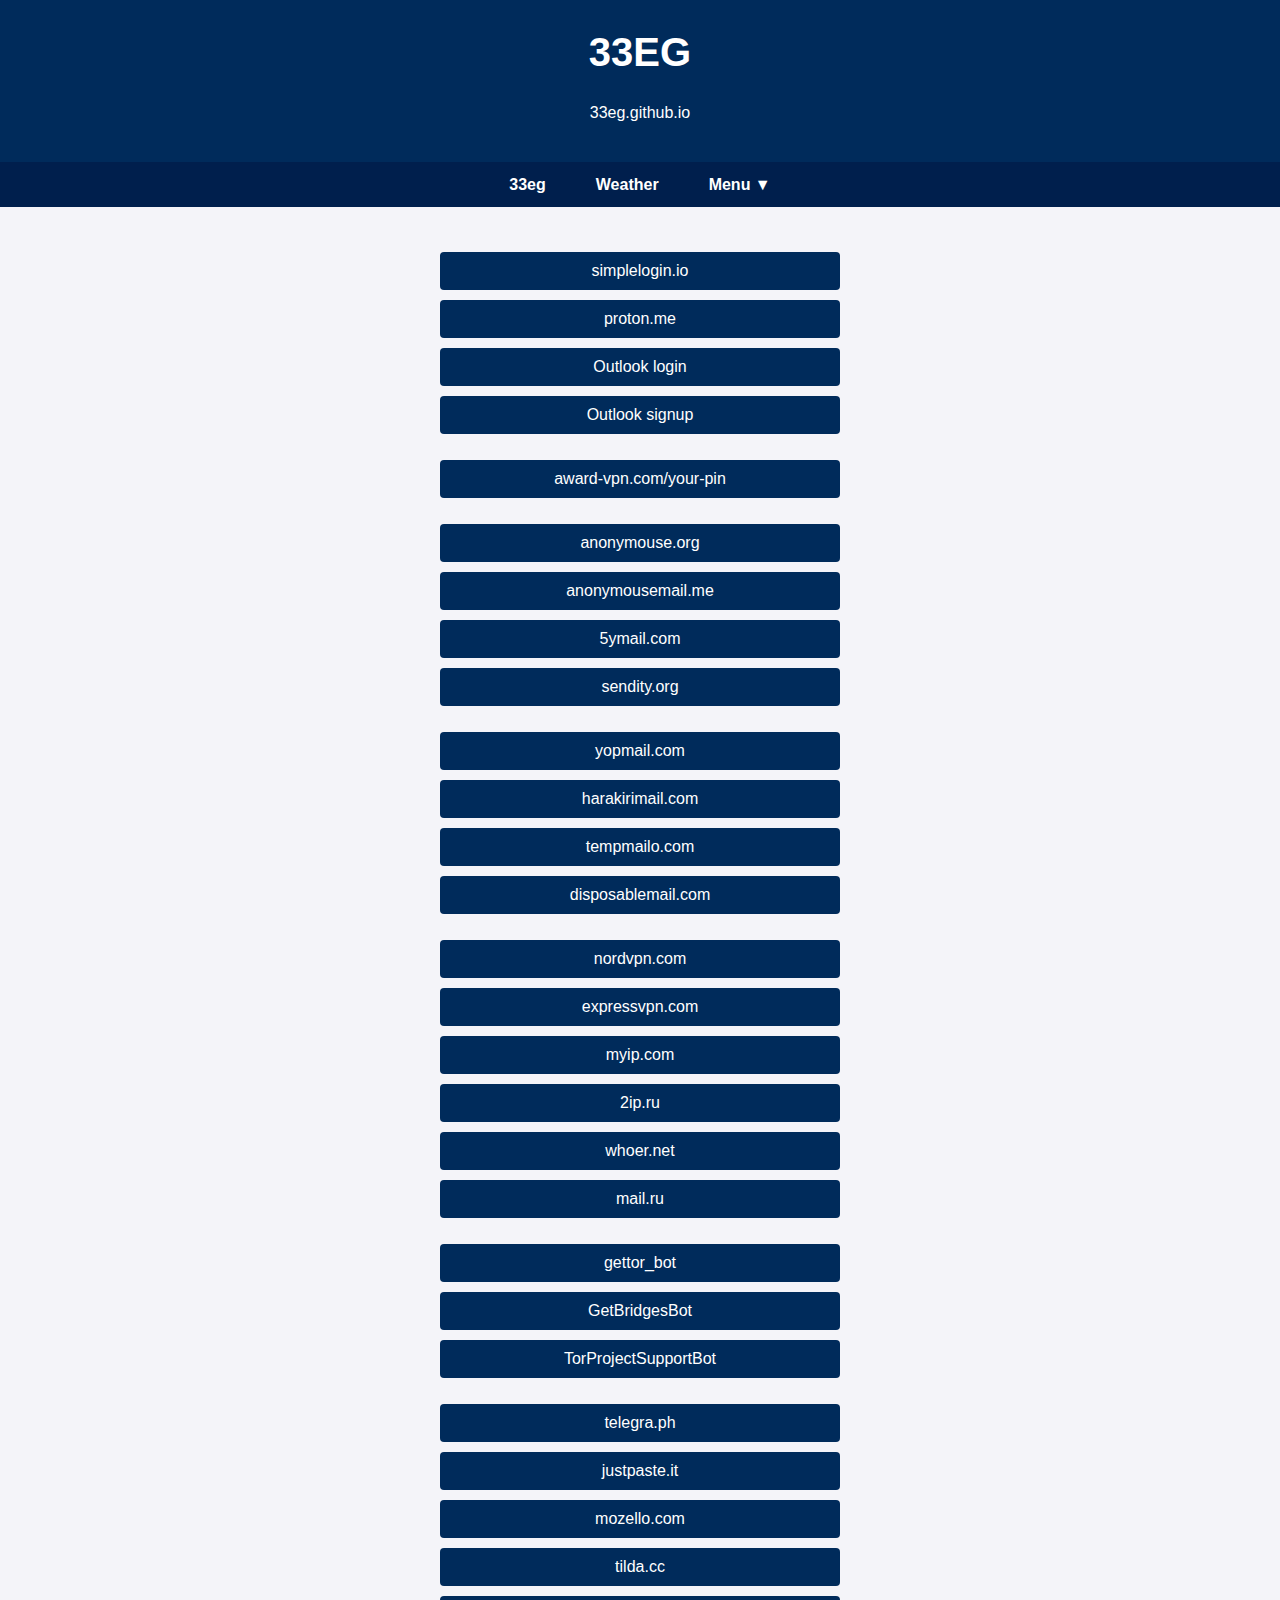
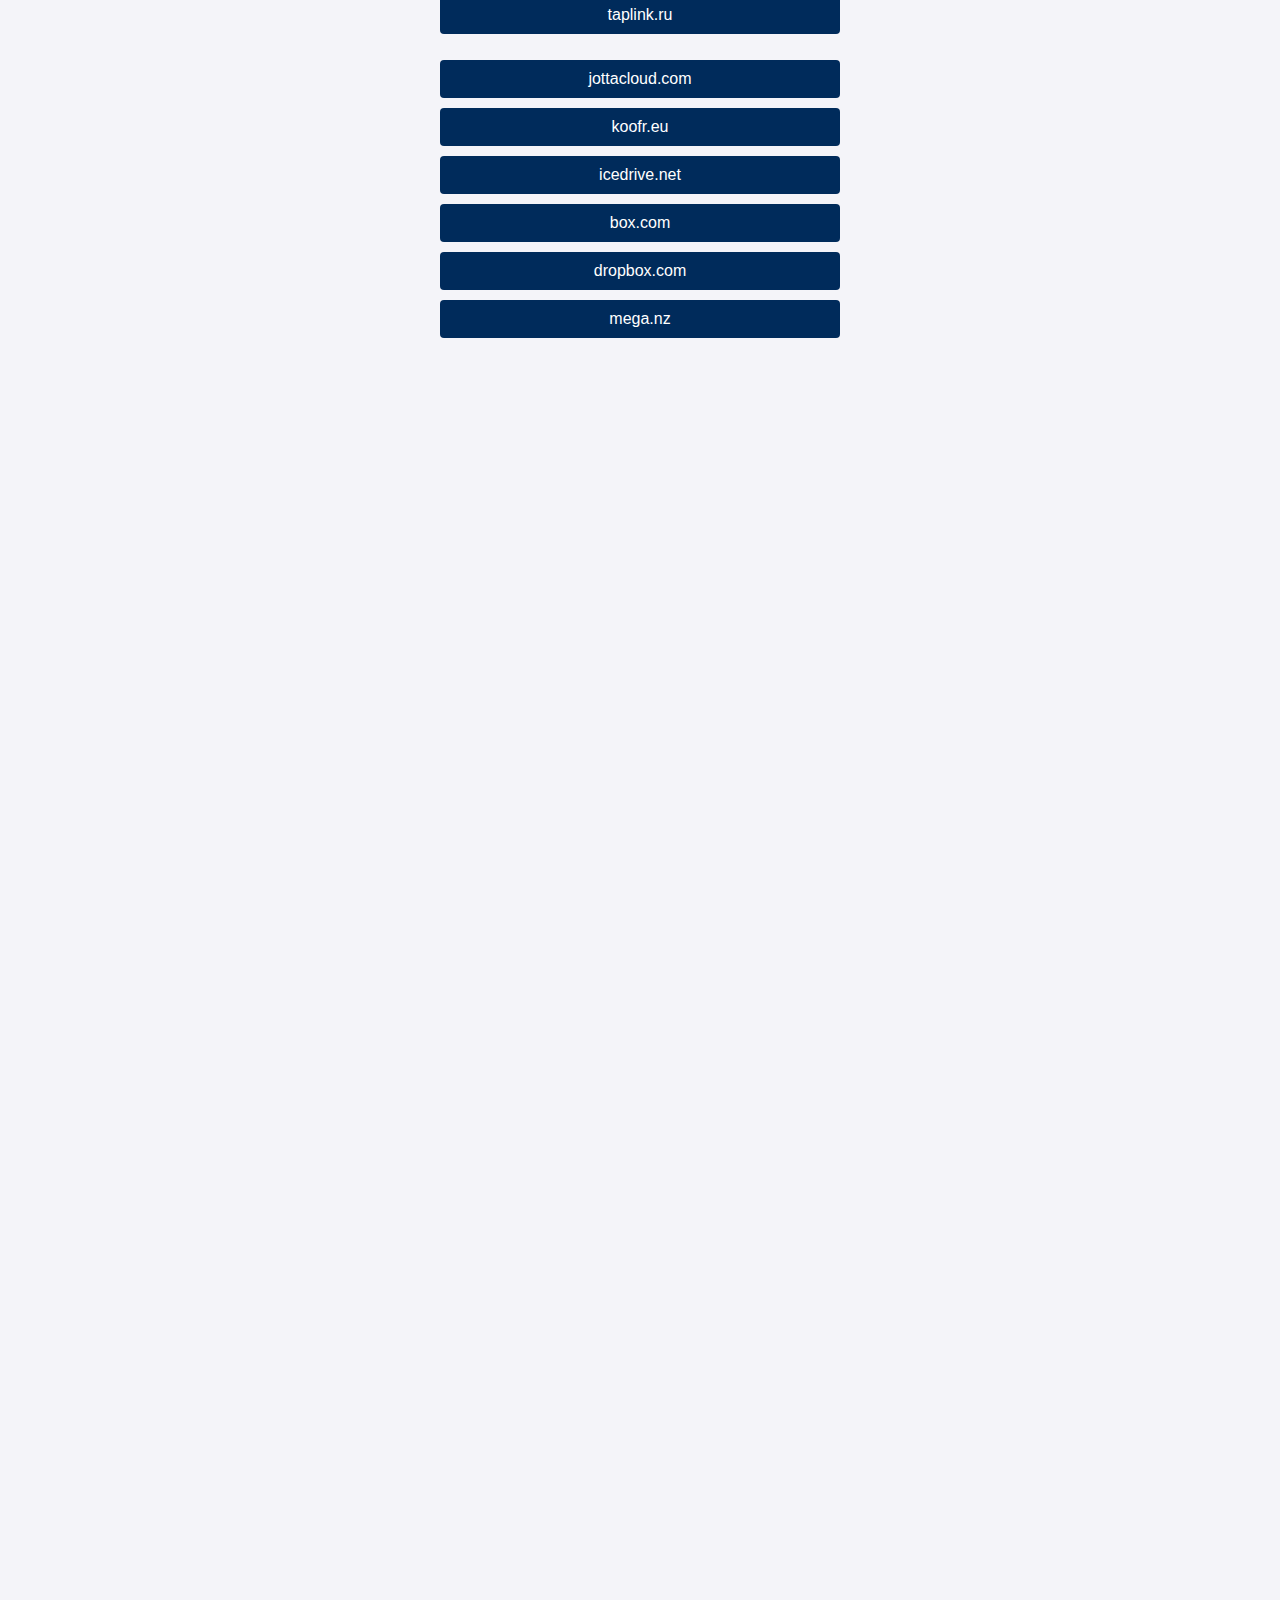
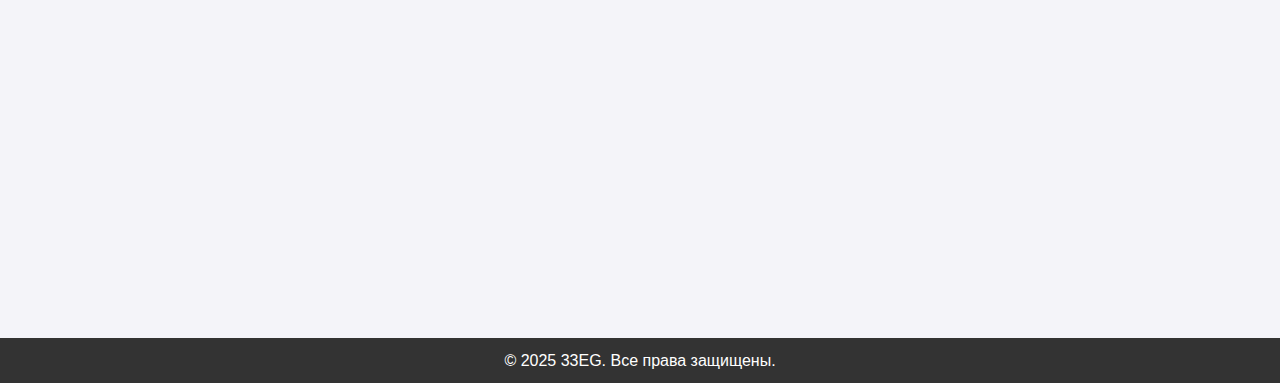
<file: mailing.html>
<!DOCTYPE html>
<html lang="ru">
<head>
  <meta charset="UTF-8">
  <meta name="viewport" content="width=device-width, initial-scale=1.0">
  <title>Mailing - 33EG</title>
<link rel="icon" type="image/x-icon" href="favicon.ico">
  <link rel="stylesheet" href="styles.css">
</head>
<body>
  <header>
    <h1>33EG</h1>
<p>33eg.github.io</p>
  </header>
  <!-- Включение меню -->
  <div id="menu-placeholder"></div>
  <script>
    fetch('menu.html')
      .then(response => response.text())
      .then(data => {
        document.getElementById('menu-placeholder').innerHTML = data;
      });
  </script>

  <main>
    <section>
      <h2></h2>
      <p></p>


 <!-- Блок с кнопками контактов -->
      <div class="contact-buttons">
       
<p></p>

 <a href="https://app.simplelogin.io/auth/login" target="_blank" style="text-decoration: none;">
          <button><i class="fa fa-user"></i> simplelogin.io </button>
        </a>

 <a href="https://account.proton.me/ru/mail" target="_blank" style="text-decoration: none;">
          <button><i class="fa fa-user"></i> proton.me </button>
        </a>

<a href="https://login.microsoftonline.com" target="_blank" style="text-decoration: none;">
          <button><i class="fa fa-user"></i> Outlook login </button>
        </a>

 <a href="https://signup.live.com/signup" target="_blank" style="text-decoration: none;">
          <button><i class="fa fa-user"></i> Outlook signup </button>
        </a>
<p></p>


   <a href="https://award-vpn.com/your-pin" target="_blank" style="text-decoration: none;">
          <button><i class="fa fa-whatsapp"></i> award-vpn.com/your-pin </button>
        </a>
     
 <p></p>
 <a href="http://anonymouse.org/anonemail.html" target="_blank" style="text-decoration: none;">
          <button><i class="fa fa-user"></i> anonymouse.org </button>
        </a>

<a href="https://anonymousemail.me/" target="_blank" style="text-decoration: none;">
          <button><i class="fa fa-user"></i> anonymousemail.me </button>
        </a>

 <a href="https://www.5ymail.com/" target="_blank" style="text-decoration: none;">
          <button><i class="fa fa-user"></i> 5ymail.com </button>
        </a>



 <a href="https://sendity.org/" target="_blank" style="text-decoration: none;">
          <button><i class="fa fa-user"></i> sendity.org </button>
        </a>

<p></p>


<a href="https://yopmail.com/ru/wm" target="_blank" style="text-decoration: none;">
          <button><i class="fa fa-user"></i> yopmail.com </button>
        </a>

 <a href="https://harakirimail.com/" target="_blank" style="text-decoration: none;">
          <button><i class="fa fa-user"></i> harakirimail.com </button>
        </a>


 <a href="https://tempmailo.com/" target="_blank" style="text-decoration: none;">
          <button><i class="fa fa-user"></i> tempmailo.com </button>
        </a>


 <a href="https://www.disposablemail.com/" target="_blank" style="text-decoration: none;">
          <button><i class="fa fa-user"></i> disposablemail.com </button>
        </a>


<p></p>


<a href="https://nordvpn.com/ru/what-is-my-ip/" target="_blank" style="text-decoration: none;">
          <button><i class="fa fa-user"></i> nordvpn.com </button>
        </a>

 <a href="https://www.expressvpn.com/what-is-my-ip" target="_blank" style="text-decoration: none;">
          <button><i class="fa fa-user"></i> expressvpn.com </button>
        </a>

 <a href="https://www.myip.com/" target="_blank" style="text-decoration: none;">
          <button><i class="fa fa-user"></i> myip.com </button>
        </a>

<a href="https://2ip.ru/" target="_blank" style="text-decoration: none;">
          <button><i class="fa fa-user"></i> 2ip.ru </button>
        </a>

 <a href="https://whoer.net/ru" target="_blank" style="text-decoration: none;">
          <button><i class="fa fa-user"></i> whoer.net </button>
        </a>

 <a href="https://mail.ru/" target="_blank" style="text-decoration: none;">
          <button><i class="fa fa-user"></i> mail.ru </button>
        </a>

<p></p>
<a href="https://t.me/gettor_bot" target="_blank" style="text-decoration: none;">
          <button><i class="fa fa-user"></i> gettor_bot </button>
        </a>

<a href="https://t.me/GetBridgesBot" target="_blank" style="text-decoration: none;">
          <button><i class="fa fa-user"></i> GetBridgesBot </button>
        </a>

 <a href="https://t.me/TorProjectSupportBot" target="_blank" style="text-decoration: none;">
          <button><i class="fa fa-user"></i> TorProjectSupportBot </button>
        </a>




<p></p>


<a href="https://telegra.ph/" target="_blank" style="text-decoration: none;">
          <button><i class="fa fa-user"></i> telegra.ph </button>
        </a>

 <a href="https://justpaste.it/" target="_blank" style="text-decoration: none;">
          <button><i class="fa fa-user"></i> justpaste.it </button>
        </a>

 <a href="https://www.mozello.com/ru/session/login/" target="_blank" style="text-decoration: none;">
          <button><i class="fa fa-user"></i> mozello.com </button>
        </a>

 <a href="https://tilda.cc/login/" target="_blank" style="text-decoration: none;">
          <button><i class="fa fa-user"></i> tilda.cc </button>
        </a>

<a href="https://taplink.ru/profile/auth/signin/" target="_blank" style="text-decoration: none;">
          <button><i class="fa fa-user"></i> taplink.ru </button>
        </a>








<p></p>

 <a href="https://www.jottacloud.com/login" target="_blank" style="text-decoration: none;">
          <button><i class="fa fa-user"></i> jottacloud.com </button>
        </a>

<a href="https://koofr.eu/login" target="_blank" style="text-decoration: none;">
          <button><i class="fa fa-user"></i> koofr.eu </button>
        </a>

 <a href="https://icedrive.net/login" target="_blank" style="text-decoration: none;">
          <button><i class="fa fa-user"></i> icedrive.net </button>
        </a>


 <a href="https://account.box.com/login" target="_blank" style="text-decoration: none;">
          <button><i class="fa fa-user"></i> box.com </button>
        </a>

<a href="https://www.dropbox.com/login" target="_blank" style="text-decoration: none;">
          <button><i class="fa fa-user"></i> dropbox.com </button>
        </a>

 <a href="https://mega.nz/login" target="_blank" style="text-decoration: none;">
          <button><i class="fa fa-user"></i> mega.nz </button>
        </a>





      </div>














</p>
<p></p>

<p></p>

<p></p>

<p></p>
      <iframe 
        src="https://cryptpad.disroot.org/pad/#/2/pad/view/EvWolYBHIglsM87zoUEpDqPmj5B0RIJEgw3rsItg7Dc/p/" 
        frameborder="0"
        allowfullscreen>
      </iframe>

<p></p>

 <iframe 
        src="https://cryptpad.disroot.org/pad/#/2/pad/edit/6nqWaI1fex2ZWav9-5gvIjNB/p/" 
        frameborder="0"
        allowfullscreen>
      </iframe>

<p></p>

 <iframe 
        src="https://cryptpad.disroot.org/pad/#/2/pad/edit/zvkAKpulCdNICwfd0YptNjlD/p/" 
        frameborder="0"
        allowfullscreen>
      </iframe>

    </section>
  </main>

  <footer>
    <p>&copy; 2025 33EG. Все права защищены.

</p>
  </footer>

  <script src="script.js"></script>
</body>
</html>
</file>
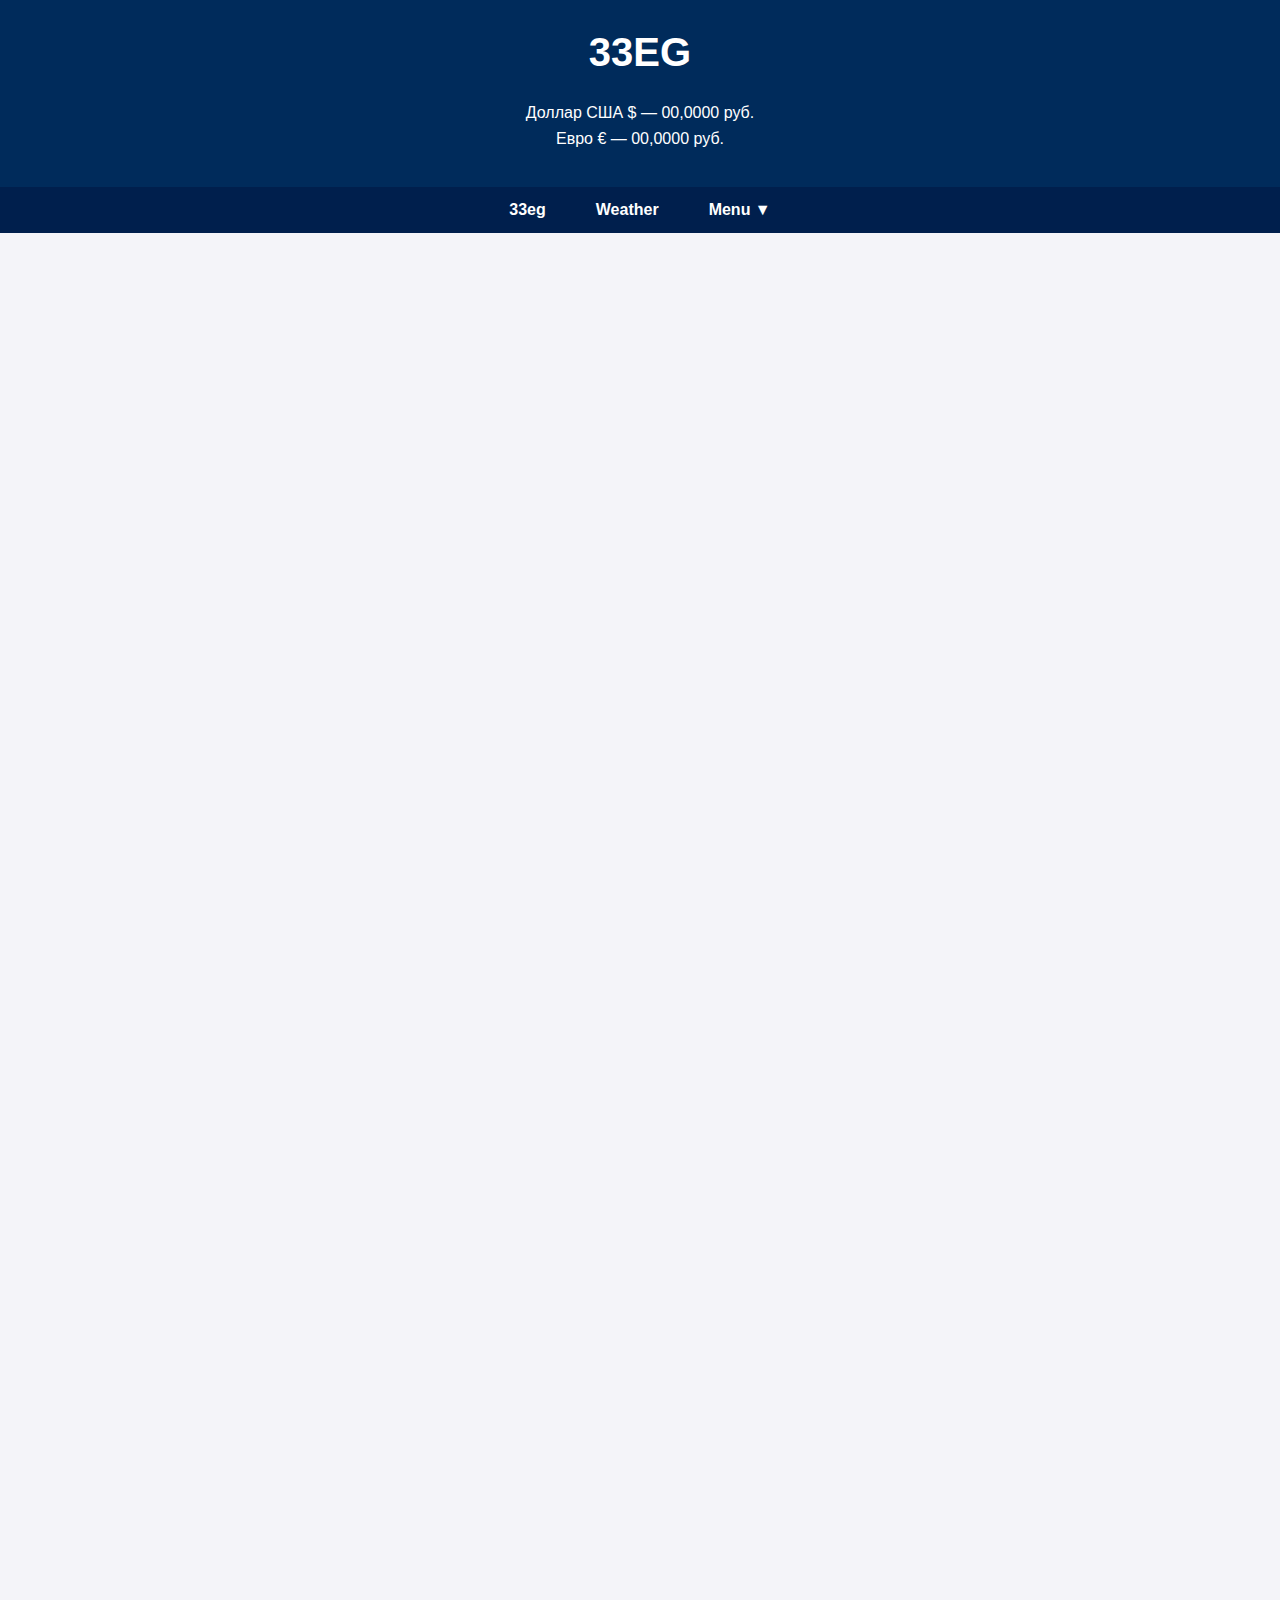
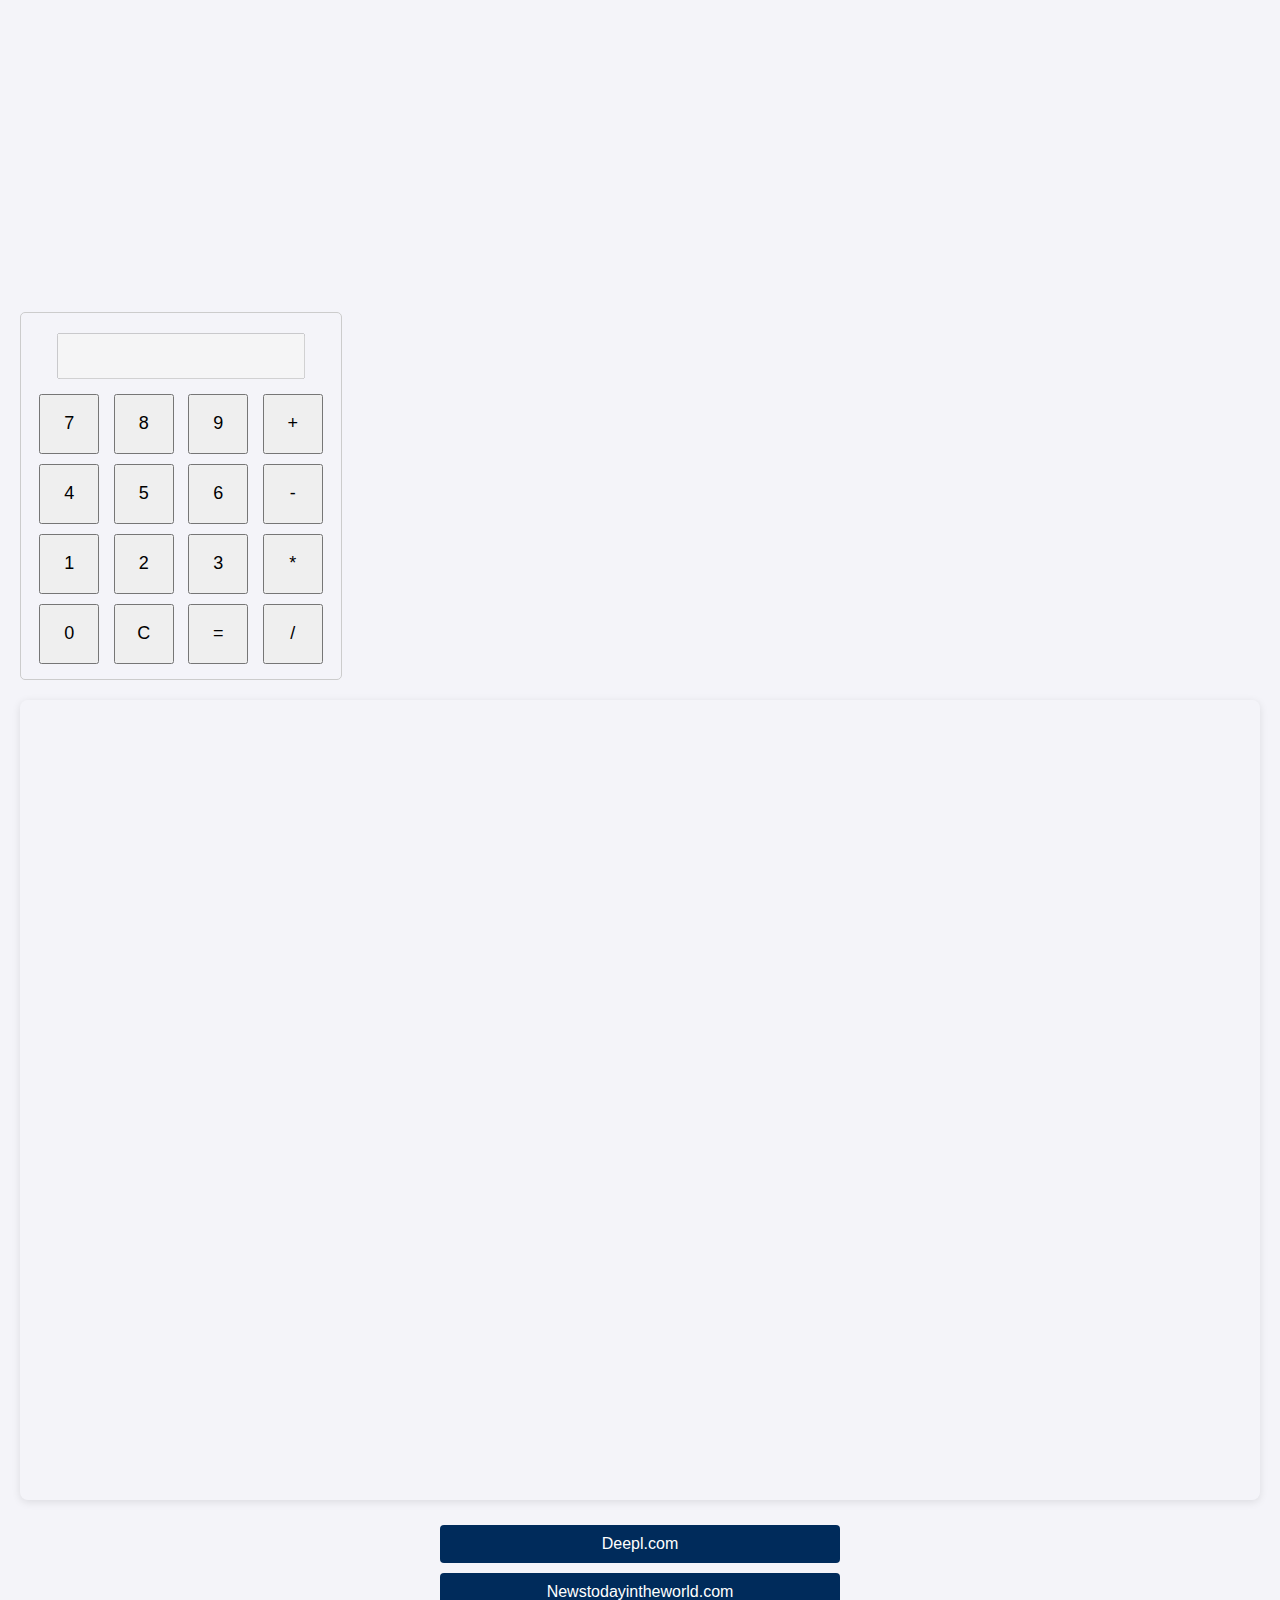
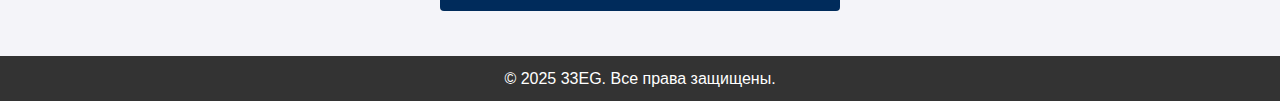
<file: markets.html>
<!DOCTYPE html>
<html lang="ru">
<head>
  <meta charset="UTF-8">
  <meta name="viewport" content="width=device-width, initial-scale=1.0">
  <title>Markets - 33EG</title>

 <link rel="icon" type="image/x-icon" href="favicon.ico">

  <link rel="stylesheet" href="styles.css">

<script>
function CBR_XML_Daily_Ru(rates) {
  function trend(current, previous) {
    if (current > previous) return ' ▲';
    if (current < previous) return ' ▼';
    return '';
  }
    
  var USDrate = rates.Valute.USD.Value.toFixed(4).replace('.', ',');
  var USD = document.getElementById('USD');
  USD.innerHTML = USD.innerHTML.replace('00,0000', USDrate);
  USD.innerHTML += trend(rates.Valute.USD.Value, rates.Valute.USD.Previous);

  var EURrate = rates.Valute.EUR.Value.toFixed(4).replace('.', ',');
  var EUR = document.getElementById('EUR');
  EUR.innerHTML = EUR.innerHTML.replace('00,0000', EURrate);
  EUR.innerHTML += trend(rates.Valute.EUR.Value, rates.Valute.EUR.Previous);
}
</script>
<link rel="dns-prefetch" href="https://www.cbr-xml-daily.ru/" />
<script src="//www.cbr-xml-daily.ru/daily_jsonp.js" async></script>

</head>
<body>
   <header>
    <h1>33EG</h1>
<p><div id="USD">Доллар США $ — 00,0000 руб.</div>
<div id="EUR">Евро € — 00,0000 руб.</div></p>
  </header>

  <!-- Включение меню -->
  <div id="menu-placeholder"></div>
  <script>
    fetch('menu.html')
      .then(response => response.text())
      .then(data => {
        document.getElementById('menu-placeholder').innerHTML = data;
      });
  </script>

  <main>
    <section>
      <h2></h2>
      <p></p>
 <p></p>
<script type="text/javascript">DukascopyApplet = {"type":"online_news","params":{"header":false,"borders":false,"defaultLanguage":"en","availableLanguages":["ar","bg","cs","de","en","es","fa","fr","he","hu","it","ja","ms","pl","pt","ro","ru","sk","sv","th","uk","zh"],"newsCategories":["finance","forex","stocks","company_news","commodities"],"width":"100%","height":"500","adv":"popup"}};</script><script type="text/javascript" src="https://freeserv-static.dukascopy.com/2.0/core.js"></script>
<p></p>

<iframe src="https://ru.widgets.investing.com/single-currency-crosses?theme=lightTheme&hideTitle=true&currency=79" width="100%" height="100%" frameborder="0" allowtransparency="true" marginwidth="0" marginheight="0"></iframe><div class="poweredBy" style="font-family: Arial, Helvetica, sans-serif;"> <a href="https://ru.investing.com?utm_source=WMT&amp;utm_medium=referral&amp;utm_campaign=SINGLE_CROSSES&amp;utm_content=Footer%20Link" target="_blank" rel="nofollow"></a></div>

<p></p>


<!-- START CODE Attention! Do not modify this code; --><script>var fm = "USD";var to = "BTC,AUD,GBP,EUR,CNY,JPY,RUB,CHF,ETH,XAU,XPD,XPT";var tz = "timezone";var sz = "1x645";var lg = "ru";var st = "primary";var cd = 0;var am = 1000</script><script src="//currencyrate.today/exchangerates"></script><div style="text-align:right">
</div><!-- Attention! Do not modify this code; END CODE -->

<p></p>


<!-- Please do not edit this code Mconvert currency-rates-widget starts here --><script type="text/javascript">var w='100%';var h='500';var b='rub';var a='1000';var l='ru';var t='darkblue';var c='usd,aud,cad,cny,eur,gbp,hkd,jpy,btc,eth,chf';var ty='1';var f='2';var ht='mconvert.net/';</script><a href="https://mconvert.net/" title="Currency Exchange Rates"><script src="//mconvert.net/currency_rates"></script></a><span style="margin-right: 10px; font-size: 11px; text-align: right; display: block; font-family: Helvetica Neue;"><a href="https://mconvert.net/" style="color: #337ab7; text-decoration: none; font-family: Helvetica Neue;"></a></span>

<p></p>


<iframe style="width:100%;border:0;overflow:hidden;background-color:transparent;height:1092px" scrolling="no" src="https://fortraders.org/informers/getInformer?st=1&cat=7&title=%D0%9A%D1%83%D1%80%D1%81%D1%8B%20%D0%B2%D0%B0%D0%BB%D1%8E%D1%82%20%D0%A6%D0%91%20%D0%A0%D0%A4&texts=%7B%22toolTitle%22%3A%22%D0%92%D0%B0%D0%BB%D1%8E%D1%82%D0%B0%22%2C%22todayCourse%22%3A%22RUB%22%7D&mult=1&showGetBtn=0&hideHeader=0&hideDate=0&w=0&codes=0&colors=false&items=2%2C21%2C30%2C11%2C47%2C60%2C27%2C55%2C40%2C28%2C53%2C54%2C39%2C20%2C3%2C13%2C14&columns=todayCourse&toCur=11111"></iframe>



<p></p>

<div id="quotesWidgetConverter"></div>
<script async type="text/javascript" data-type="quotes-widget" src="https://c.mql5.com/js/widgets/quotes/widget.js?v=1">
  {"type":"converter","filter":"USDRUB","datepicker":true,"details":true,"extras":["RUB","USD","EUR","GBP","JPY","CHF","CNH","CAD","NOK","AUD","SGD","NZD","SEK","ZAR"],"width":"100%","height":"100%","id":"quotesWidgetConverter"}
</script>

<p></p>

<script src="https://widgets.coingecko.com/gecko-coin-heatmap-widget.js"></script>
<gecko-coin-heatmap-widget locale="ru" outlined="true" top="100"></gecko-coin-heatmap-widget>

<p></p>

<script src="https://widgets.coingecko.com/gecko-coin-list-widget.js"></script>
<gecko-coin-list-widget locale="ru" outlined="true" coin-ids="" initial-currency="usd"></gecko-coin-list-widget>

<p></p>
<script src="https://widgets.coingecko.com/gecko-coin-price-chart-widget.js"></script>
<gecko-coin-price-chart-widget locale="ru" outlined="true" initial-currency="usd"></gecko-coin-price-chart-widget>

<p></p>

<!-- Cryptocurrency Price Widget --><script>!function(){var e=document.getElementsByTagName("script"),t=e[e.length-1],n=document.createElement("script");function r(){var e=crCryptocoinPriceWidget.init({base:"USD,EUR,CNY,GBP",items:"BTC,ETH,LTC,XMR,DASH",backgroundColor:"FFFFFF",streaming:"1",rounded:"1",boxShadow:"1",border:"1"});t.parentNode.insertBefore(e,t)}n.src="https://co-in.io/ru/widget/pricelist.js?items=BTC%2CETH%2CLTC%2CXMR%2CDASH",n.async=!0,n.readyState?n.onreadystatechange=function(){"loaded"!=n.readyState&&"complete"!=n.readyState||(n.onreadystatechange=null,r())}:n.onload=function(){r()},t.parentNode.insertBefore(n,null)}();</script>
<!-- /Cryptocurrency Price Widget -->

<p></p>

<script src="https://public.bnbstatic.com/unpkg/growth-widget/cryptoCurrencyWidget@0.0.20.min.js" ></script><div class="binance-widget-marquee" data-cmc-ids="1,1027,825,52,1839,5426,1958,11419,512,2,1831,3408" data-theme="light" data-transparent="false" data-locale="en" data-fiat="USD" data-powered-by="Powered by" data-disclaimer="Disclaimer" ></div>

<p></p>
<script async src="https://static.coinstats.app/widgets/coin-chart-widget.js"></script>
<coin-stats-chart-widget type="large" coin-id="bitcoin" width="650" chart-height="300" currency="USD" locale="en" bg-color="#FFFFFF" text-color="#1C1B1B" status-up-color="#4F8A5B" status-down-color="#FE4747" buttons-color="#FFFFFF" chart-color="#E47103" chart-gradient-from="#FFFFFF" chart-gradient-to="#EFEFEF" chart-label-background="#FFFFFF" candle-grids-color="rgba(0,0,0,0.1)" border-color="rgba(28,27,27,0.15)" font="Roboto, Arial, Helvetica" btc-color="#6DD400" eth-color="#2D73AD"></coin-stats-chart-widget>

<p></p>

<!-- TradingView Widget BEGIN -->
<div class="tradingview-widget-container">
  <div class="tradingview-widget-container__widget"></div>
  <div class="tradingview-widget-copyright"><a href="https://ru.tradingview.com/" rel="noopener nofollow" target="_blank"><span class="blue-text">
</span></a></div>
  <script type="text/javascript" src="https://s3.tradingview.com/external-embedding/embed-widget-screener.js" async>
  {
  "width": "100%",
  "height": 550,
  "defaultColumn": "overview",
  "screener_type": "crypto_mkt",
  "displayCurrency": "USD",
  "colorTheme": "light",
  "locale": "ru"
}
  </script>
</div>
<!-- TradingView Widget END -->

<p></p>

<p></p>

<script src="https://api.marketcheese.com/widgets/leaders/widget.js" data-config='{"filters":{"segments":"14,4,16,8,5,7,15"},"language":"ru"}'></script>

<p></p>

<script src="https://api.marketcheese.com/widgets/markets/widget.js" data-config='{"language":"ru","orientation":"auto","defaultPeriod":"week","adaptive":true,"groups":[{"name":"Металлы","symbols":"97,98,99,100,104"},{"name":"Энергоносители","symbols":"127,128,129,277"},{"name":"Форекс","symbols":"42,48,57,68,87"},{"name":"Акции США","symbols":"12,14,18,201,225,6,10,16,13,11,27,25,24,28,30,35,37,23,22,21,39"}]}'></script>

<p></p>


<title></title>
    <style>
        #calculator {
            width: 300px;
            padding: 10px;
            border: 1px solid #ccc;
            border-radius: 5px;
            text-align: center;
        }

       #calculator button {
            width: 60px;
            height: 60px;
            font-size: 18px;
            margin: 5px;
            cursor: pointer;
        }

        #display {
            width: 80%;
            height: 40px;
            font-size: 24px; /* Настройте размер шрифта в соответствии с вашими предпочтениями */
            margin: 10px auto;
        }
    </style>

    <h1></h1>
    <p></p>
    <p></p>
    <div id="calculator">
        <input type="text" id="display" disabled>
        <br>
        <button onclick="addToDisplay('7')">7</button>
        <button onclick="addToDisplay('8')">8</button>
        <button onclick="addToDisplay('9')">9</button>
        <button onclick="addToDisplay('+')">+</button>
        <br>
        <button onclick="addToDisplay('4')">4</button>
        <button onclick="addToDisplay('5')">5</button>
        <button onclick="addToDisplay('6')">6</button>
        <button onclick="addToDisplay('-')">-</button>
        <br>
        <button onclick="addToDisplay('1')">1</button>
        <button onclick="addToDisplay('2')">2</button>
        <button onclick="addToDisplay('3')">3</button>
        <button onclick="addToDisplay('*')">*</button>
        <br>
        <button onclick="addToDisplay('0')">0</button>
        <button onclick="clearDisplay()">C</button>
        <button onclick="calculateResult()">=</button>
        <button onclick="addToDisplay('/')">/</button>
    </div>

    <script>
        // Эта функция используется для добавления конкретного "value" (значения) на дисплей.
  function addToDisplay(value) {
            document.getElementById('display').value += value;
        }
        // Эта функция очищает дисплей, устанавливая его значение в пустую строку.
        function clearDisplay() {
            document.getElementById('display').value = '';
        }
        // Эта функция вычисляет результат выражения на дисплее с помощью функции 'eval'.
        // Она обрабатывает ошибки и выводит сообщение 'Error', если выражение недопустимо.
        function calculateResult() {
            try {
       // Получение результата выражения и вывод результата на дисплей.
                document.getElementById('display').value = eval(document.getElementById('display').value);
            } catch (error) {
       // Если в процессе вычисления возникла ошибка, на дисплее отобразится сообщение 'Error'.
                document.getElementById('display').value = 'Error';
            }
        }
    </script>








<p></p>


<p></p>






<div class="iframe-container">
  <iframe 
    src="https://horoscopes.astro-seek.com/current-planets-new-window?c_city=500&house_system=koch&styl_graf=&typ=ph1"
    frameborder="0"
    allowfullscreen
    allow="geolocation"
    scrolling="yes"
    class="astro-iframe"
  >
    Ваш браузер не поддерживает iframes. 
    <a href="https://horoscopes.astro-seek.com/current-planets-new-window?c_city=500&house_system=koch&styl_graf=&typ=ph1" target="_blank">
      Открыть в новом окне
    </a>
  </iframe>
</div>

<style>
  .iframe-container {
    width: 100%;
    height: 800px; /* Настройте высоту под ваш контент */
    margin: 20px 0;
    border-radius: 8px;
    overflow: hidden;
    box-shadow: 0 2px 8px rgba(0,0,0,0.1);
  }
  
  .astro-iframe {
    width: 100%;
    height: 100%;
    border: 0;
  }

  @media (max-width: 768px) {
    .iframe-container {
      height: 600px;
    }
  }
</style>

<p></p>


  

<p></p>



 <!-- Блок с кнопками контактов -->
      
 <div class="contact-buttons">
       

        <a href="https://www.deepl.com/ru/translator" target="_blank" style="text-decoration: none;">
          <button><i class="fa fa-paper-plane"></i> Deepl.com </button>
        </a>
   <a href="https://newstodayintheworld.com/" target="_blank" style="text-decoration: none;">
          <button><i class="fa fa-whatsapp"></i> Newstodayintheworld.com </button>
        </a>
    

      </div>






    </section>
  </main>

  <footer>
    <p>&copy; 2025 33EG. Все права защищены.
</p>
  </footer>

  <script src="script.js"></script>
</body>
</html>
</file>
<file: styles.css>
/* Общие стили */
body {
  font-family: Arial, sans-serif;
  margin: 0;
  padding: 0;
  background-color: #f4f4f9;
  color: #333;
  line-height: 1.6;
}

/* Шапка */
header {
  background-color: #002B5B; /* Темно-синий */
  color: white;
  text-align: center;
  padding: 20px 0;
}
h1 {
  margin: 0;
  font-size: 2.5em;
}

/* Навигационное меню (уже исправлено ранее) */
nav {
  background-color: #001F4D; /* Темнее оттенок синего */
  color: white;
  padding: 10px 0;
}
nav ul {
  list-style: none;
  margin: 0;
  padding: 0;
  display: flex;
  justify-content: center;
  gap: 20px;
}
nav ul li a {
  color: white;
  text-decoration: none;
  font-weight: bold;
  padding: 10px 15px;
  border-radius: 4px;
  transition: background-color 0.3s ease;
}
nav ul li a:hover {
  background-color: #003377;
}

/* Выпадающее меню (уже исправлено ранее) */
.dropdown {
  position: relative;
  display: inline-block;
}
.dropdown-content {
  display: none;
  position: absolute;
  top: 100%;
  left: 0;
  background-color: #001F4D;
  padding: 10px;
  border-radius: 4px;
  z-index: 1000;
  box-shadow: 0 4px 6px rgba(0, 0, 0, 0.1);
}
.dropdown-content a {
  display: block;
  color: white;
  padding: 5px 10px;
  text-decoration: none;
}
.dropdown-content a:hover {
  background-color: #003377;
}
.dropdown:hover .dropdown-content {
  display: block;
}

/* Основной контент */
main {
  padding: 20px;
  text-align: center;
}

/* Стили для кнопок контактов */
.contact-buttons {
  max-width: 400px;
  margin: 0 auto 20px;
}
.contact-buttons button {
  background-color: #002B5B; /* Темно-синий */
  color: white;
  border: none;
  padding: 10px;
  font-size: 1em;
  border-radius: 4px;
  cursor: pointer;
  width: 100%; /* Кнопки во всю ширину */
  margin: 5px 0; /* Отступ между кнопками */
}
.contact-buttons button:hover {
  background-color: #001F4D; /* Темнее оттенок синего */
}

/* Форма обратной связи */
form {
  max-width: 400px;
  margin: 20px auto;
  padding: 20px;
  background-color: white;
  border-radius: 8px;
  box-shadow: 0 4px 6px rgba(0, 0, 0, 0.1);
}
form label {
  display: block;
  margin-bottom: 8px;
  font-weight: bold;
}
form input[type="text"],
form input[type="email"],
form textarea {
  width: 100%;
  padding: 10px;
  margin-bottom: 15px;
  border: 1px solid #ccc;
  border-radius: 4px;
  font-size: 1em;
}
form button {
  background-color: #002B5B; /* Темно-синий */
  color: white;
  border: none;
  padding: 10px;
  font-size: 1em;
  border-radius: 4px;
  cursor: pointer;
  width: 100%; /* Кнопка во всю ширину */
  margin: 5px 0; /* Отступ между кнопками */
}
form button:hover {
  background-color: #001F4D; /* Темнее оттенок синего */
}

/* iframe */
iframe {
  width: 100%;
  height: 500px;
  border: none;
}

/* Футер */
footer {
  text-align: center;
  padding: 10px 0;
  background-color: #333;
  color: white;
}
footer p {
  margin: 0;
}
</file>
